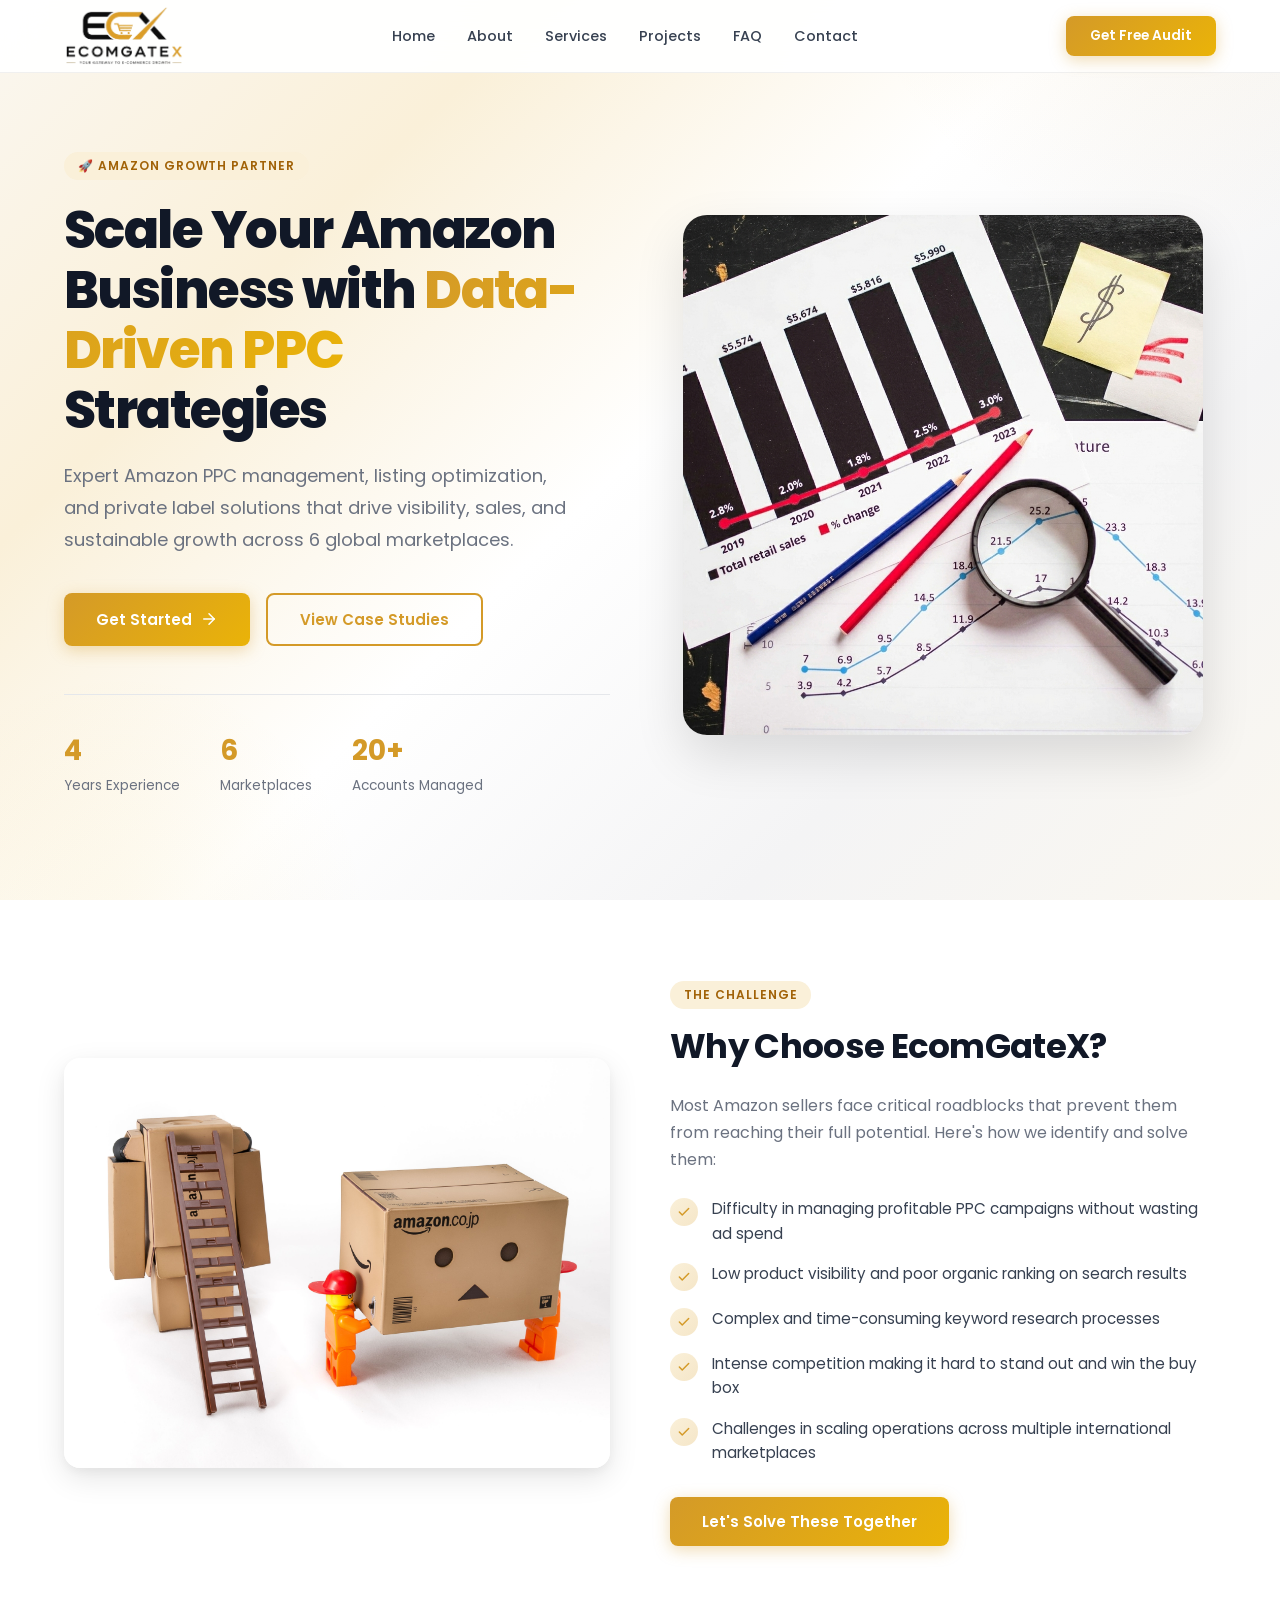
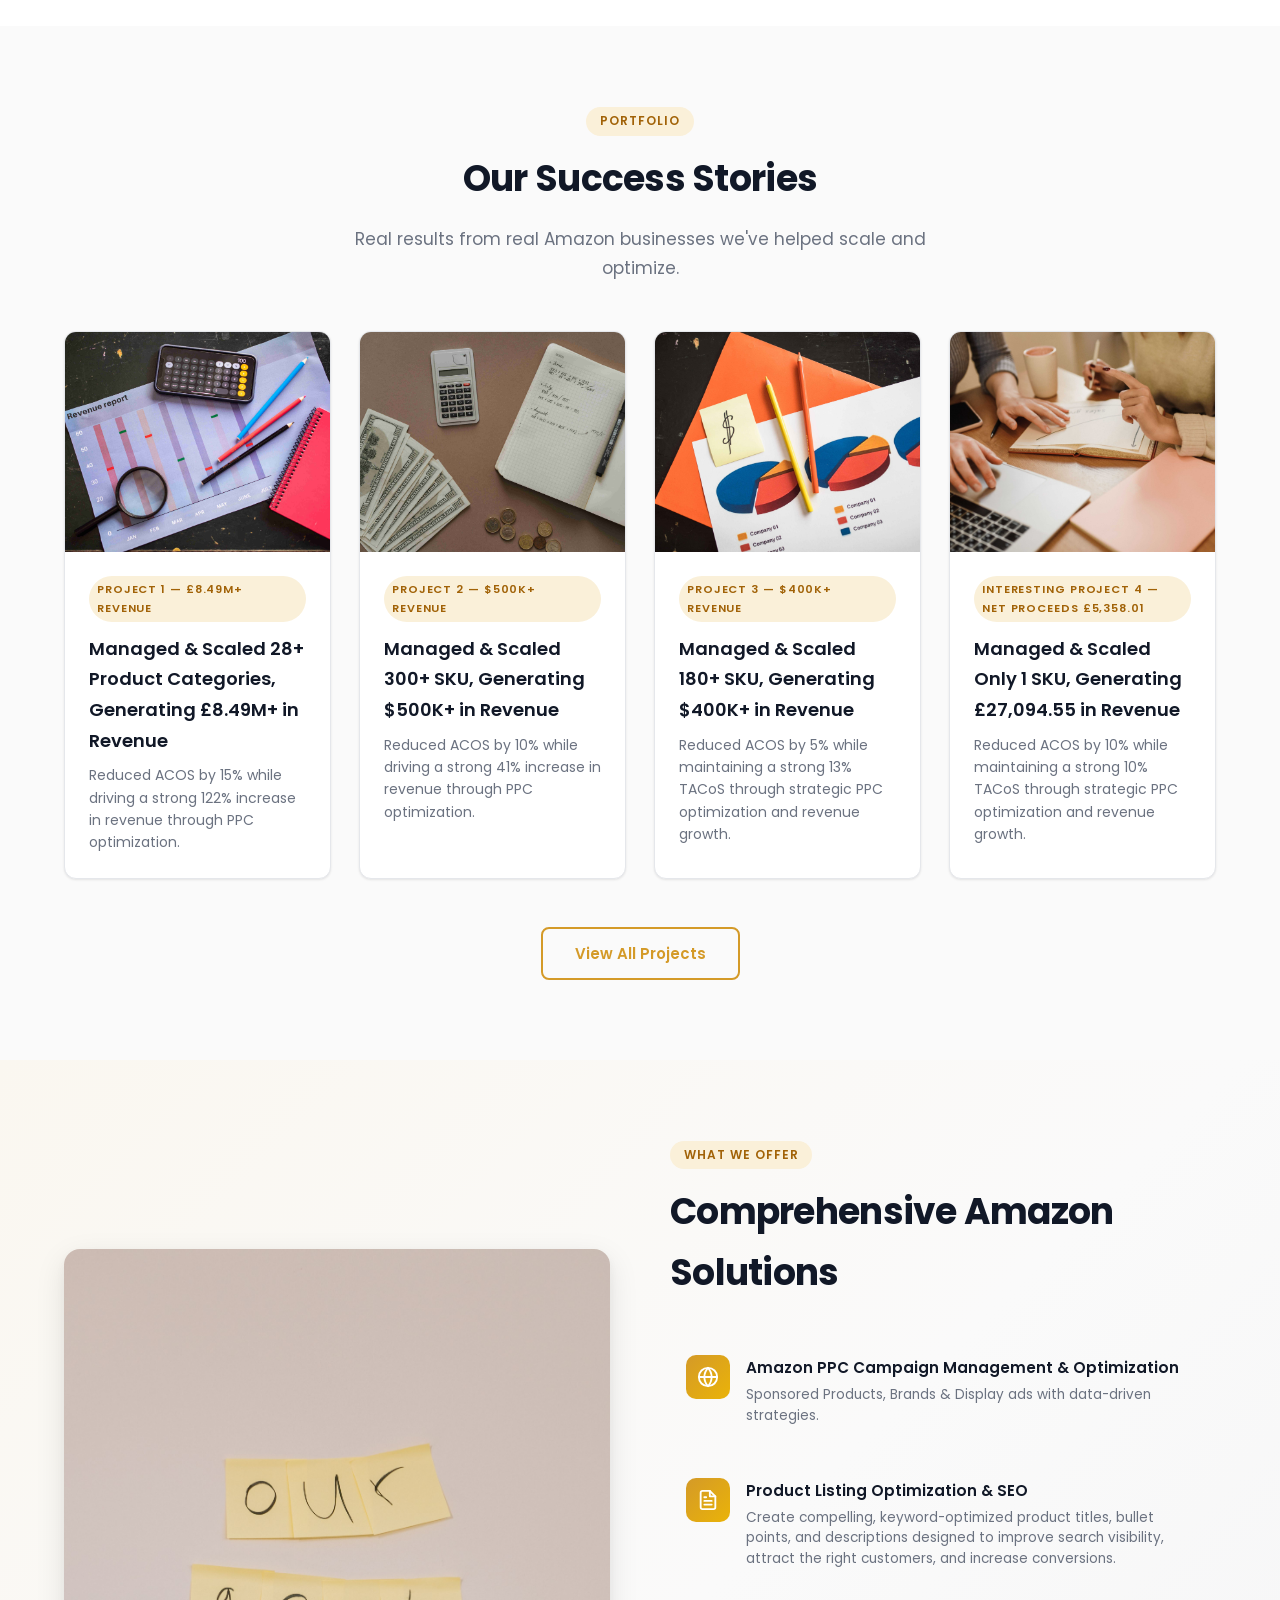
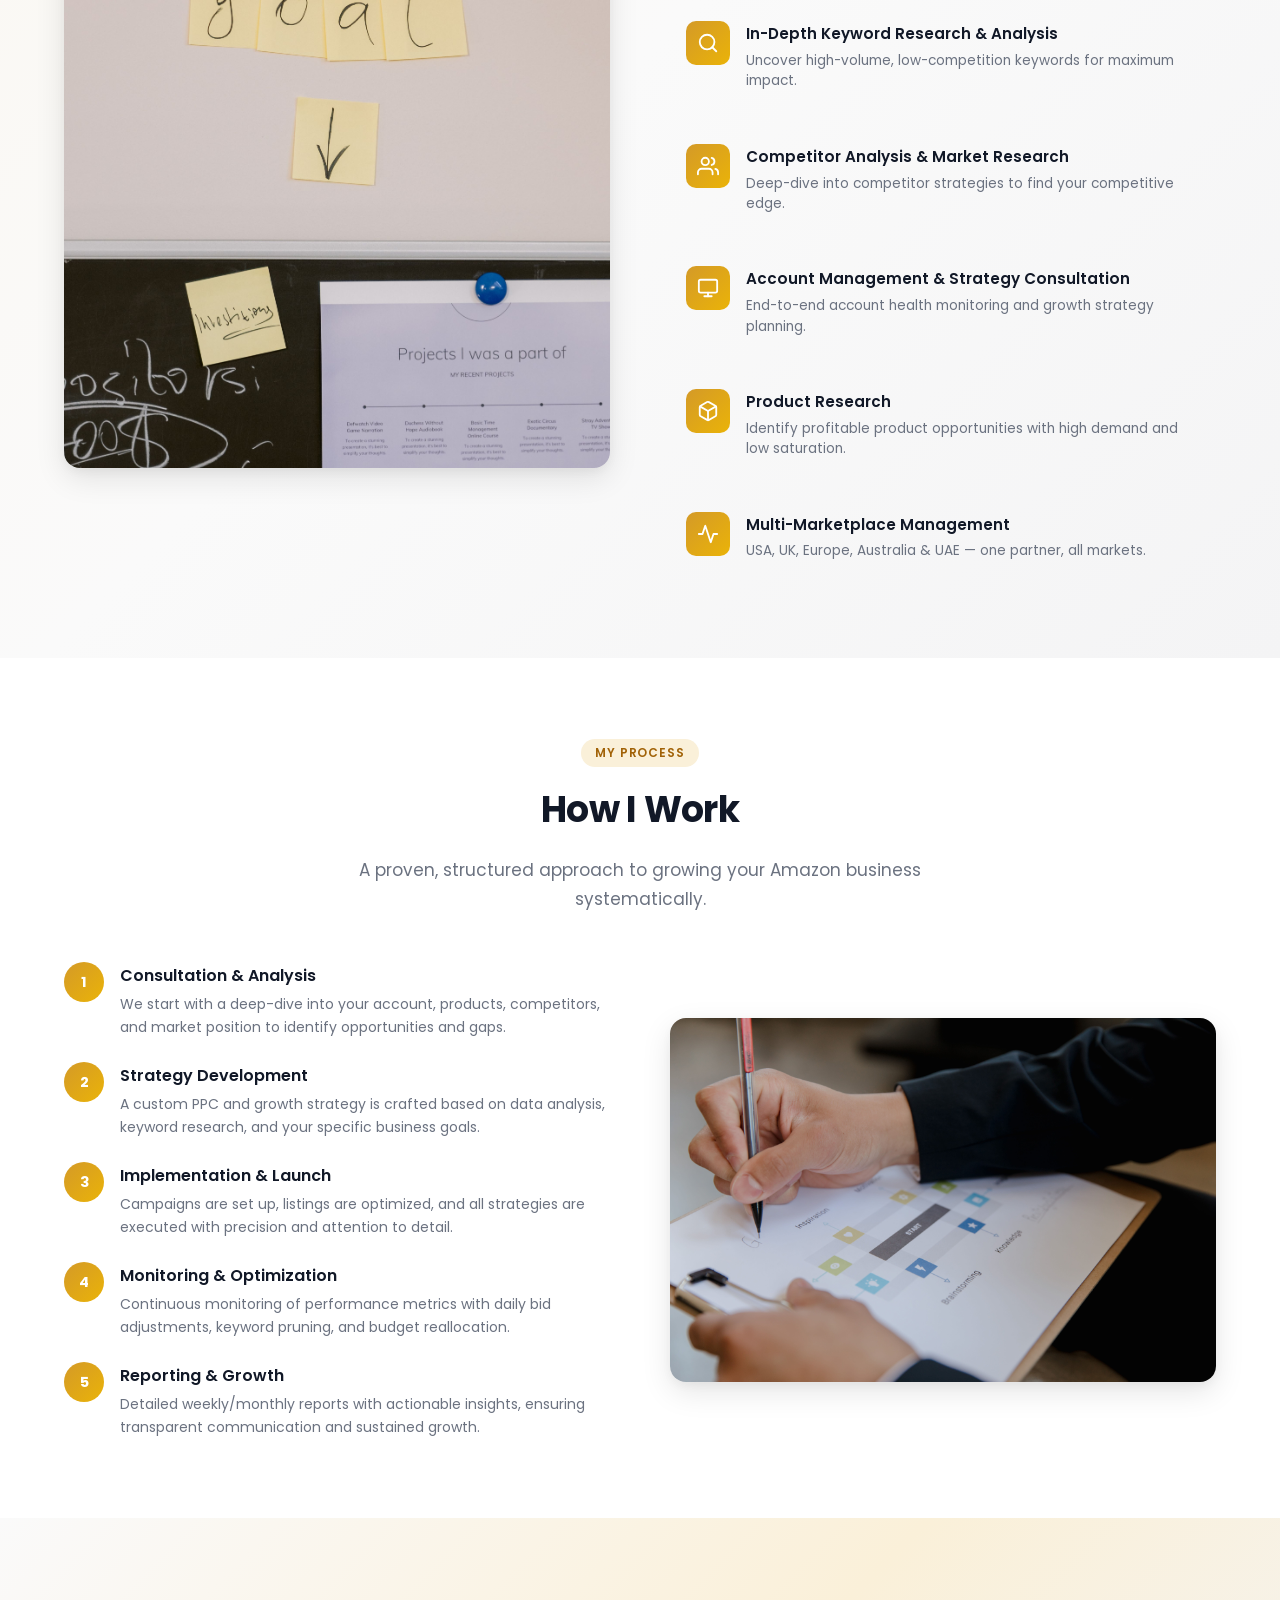
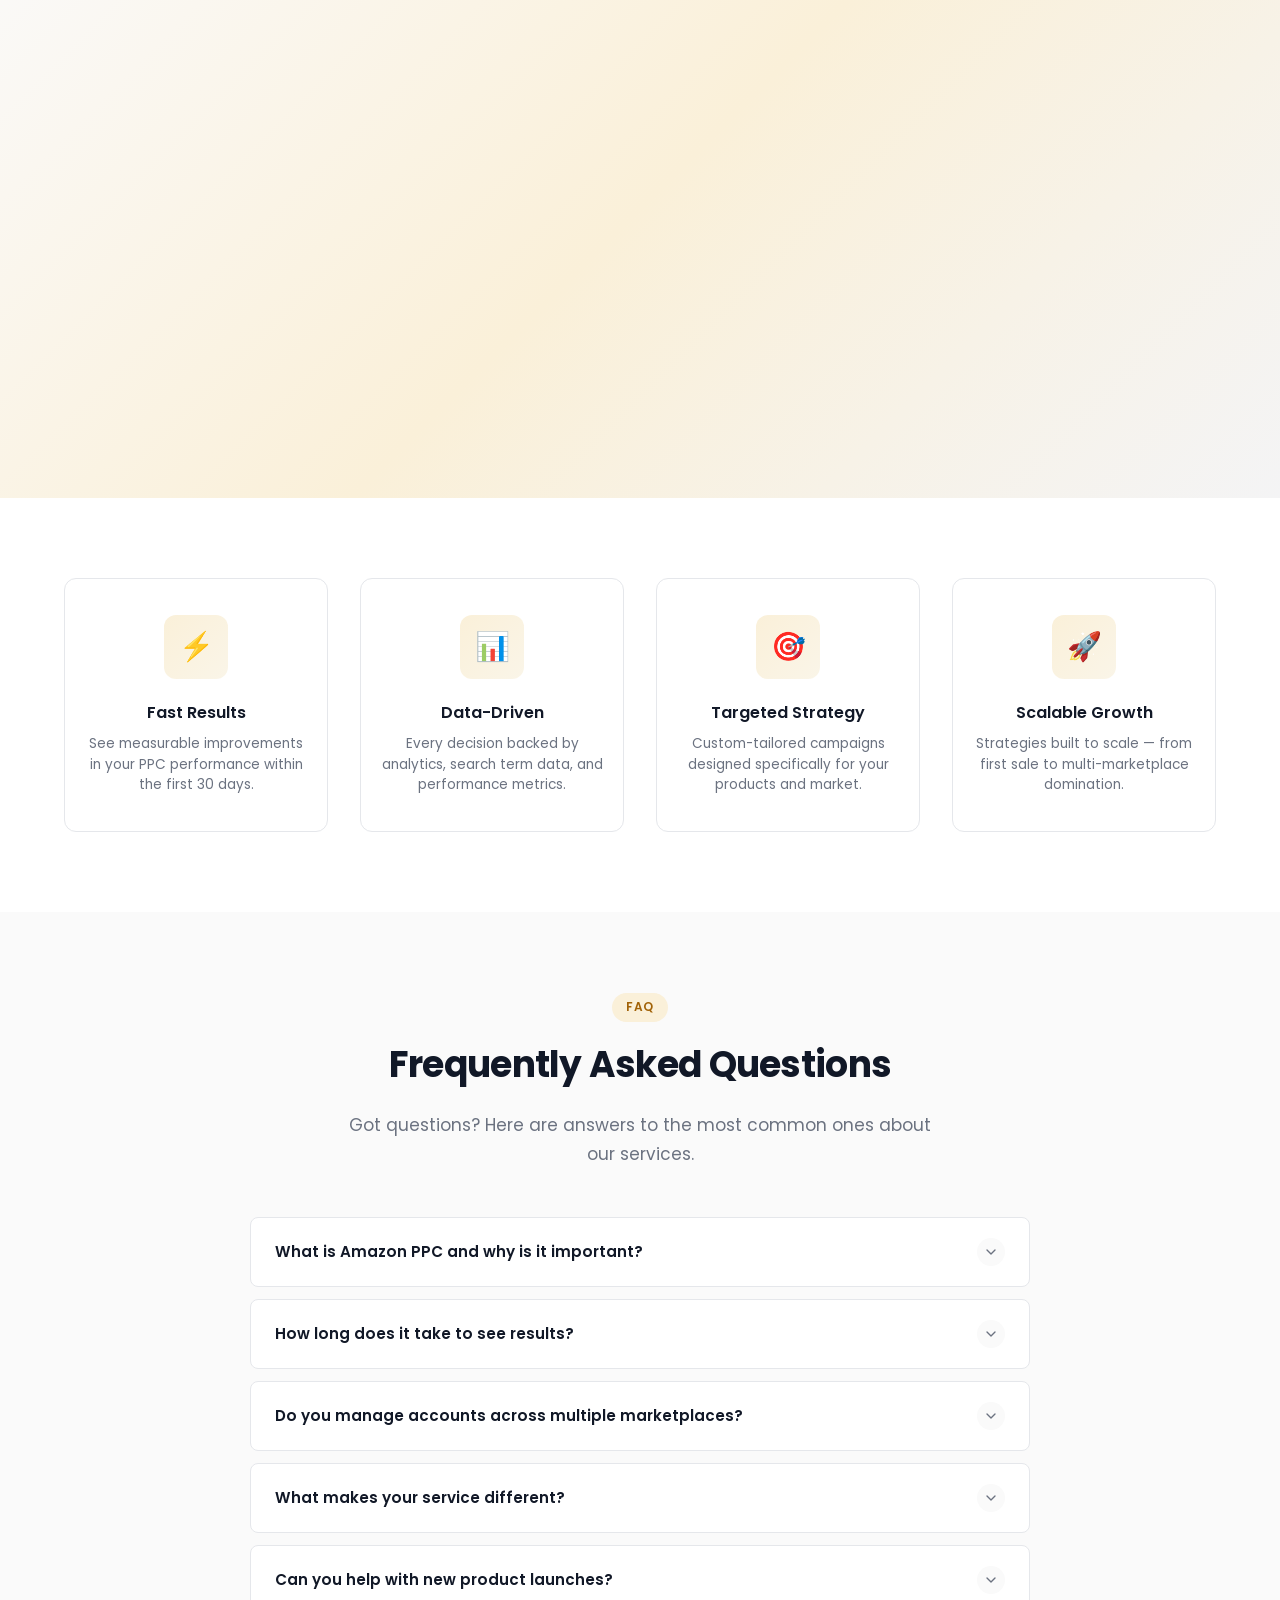
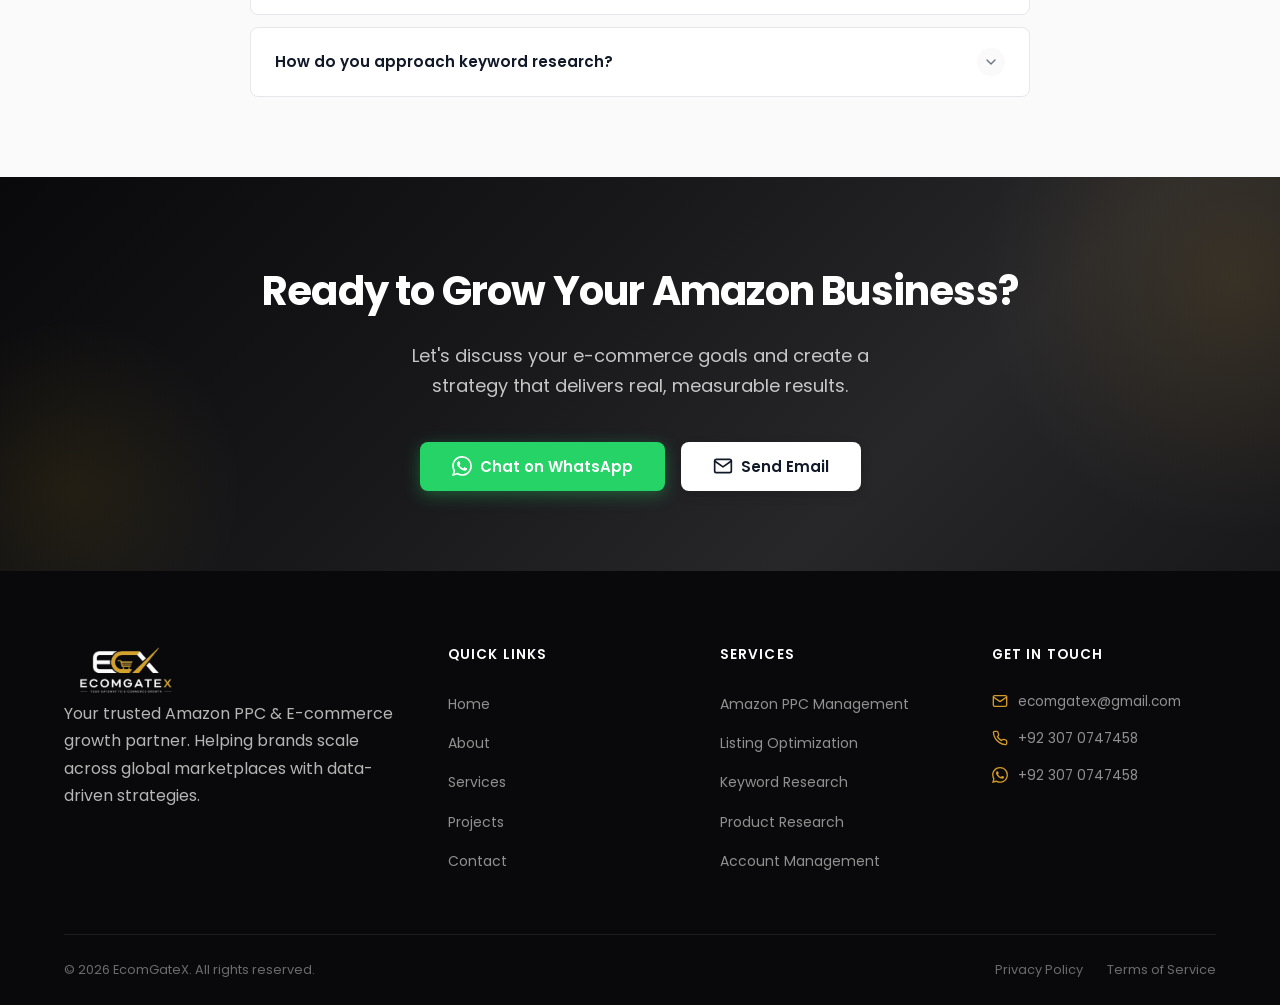
<file: index.html>
<!DOCTYPE html>
<html lang="en">
<head>
    <meta charset="UTF-8">
    <meta name="viewport" content="width=device-width, initial-scale=1.0">
     <base href="/">
    <title>EcomGateX — Amazon PPC & Private Label Specialist | Tayyab Anwar</title>
    <link rel="icon" type="image/x-icon" href="imgs/favicon-img.png" >
    <meta name="description" content="EcomGateX by Tayyab Anwar — Expert Amazon PPC management, listing optimization, keyword research & private label services across USA, UK, DE, NL, AU & UAE.">
    
    <!-- Google Fonts: Poppins -->
    <link rel="preconnect" href="https://fonts.googleapis.com">
    <link rel="preconnect" href="https://fonts.gstatic.com" crossorigin>
    <link href="https://fonts.googleapis.com/css2?family=Poppins:wght@300;400;500;600;700;800&display=swap" rel="stylesheet">
    
    <link rel="stylesheet" href="style12.css">
    <link rel="stylesheet" href="style2.css">
</head>
<body>

<!-- Dynamic Header Placeholder -->
    <div id="global-header"></div>

    <!-- ========================================
         2. HERO / BANNER SECTION
    ======================================== -->
    <section class="hero" id="hero">
        <div class="container hero-inner">
            <div class="hero-content">
                <span class="badge">🚀 Amazon Growth Partner</span>
                <h1>Scale Your Amazon Business with <span class="highlight">Data-Driven PPC</span> Strategies</h1>
                <p>Expert Amazon PPC management, listing optimization, and private label solutions that drive visibility, sales, and sustainable growth across 6 global marketplaces.</p>
                <div class="hero-buttons">
                    <a href="#contact" class="btn btn-primary">
                        Get Started
                        <svg xmlns="http://www.w3.org/2000/svg" width="18" height="18" viewBox="0 0 24 24" fill="none" stroke="currentColor" stroke-width="2" stroke-linecap="round" stroke-linejoin="round"><line x1="5" y1="12" x2="19" y2="12"></line><polyline points="12 5 19 12 12 19"></polyline></svg>
                    </a>
                    <a href="#work" class="btn btn-outline">View Case Studies</a>
                </div>
                <div class="hero-stats">
                    <div class="hero-stat">
                        <h3>4</h3>
                        <p>Years Experience</p>
                    </div>
                    <div class="hero-stat">
                        <h3>6</h3>
                        <p>Marketplaces</p>
                    </div>
                    <div class="hero-stat">
                        <h3>20+</h3>
                        <p>Accounts Managed</p>
                    </div>
                </div>
            </div>
            <div class="hero-image">
                <img src="/imgs/main-bannaer-image.png" alt="Amazon PPC Dashboard showing campaign performance metrics">
  
            </div>
        </div>
    </section>


    <!-- ========================================
         3. PROBLEM-SOLVING SECTION
    ======================================== -->
    <section class="problem-section section-padding" id="about">
    <div class="container">
        <div class="problem-grid fade-in">
            <div class="problem-image">
                <img src="/imgs/19693226.jpg" alt="Amazon seller challenges and pain points illustration">
            </div>
            <div class="problem-content">
                <span class="badge">The Challenge</span>
                <h2>Why Choose EcomGateX?</h2>
                <p style="color: var(--text-muted); margin-bottom: 24px; line-height: 1.7;">Most Amazon sellers face critical roadblocks that prevent them from reaching their full potential. Here's how we identify and solve them:</p>
                <ul class="problem-list">
                    <li>
                        <span class="icon-wrap">
                            <svg xmlns="http://www.w3.org/2000/svg" viewBox="0 0 24 24" fill="none" stroke="currentColor" stroke-width="2.5" stroke-linecap="round" stroke-linejoin="round"><polyline points="20 6 9 17 4 12"></polyline></svg>
                        </span>
                        <span>Difficulty in managing profitable PPC campaigns without wasting ad spend</span>
                    </li>
                    <li>
                        <span class="icon-wrap">
                            <svg xmlns="http://www.w3.org/2000/svg" viewBox="0 0 24 24" fill="none" stroke="currentColor" stroke-width="2.5" stroke-linecap="round" stroke-linejoin="round"><polyline points="20 6 9 17 4 12"></polyline></svg>
                        </span>
                        <span>Low product visibility and poor organic ranking on search results</span>
                    </li>
                    <li>
                        <span class="icon-wrap">
                            <svg xmlns="http://www.w3.org/2000/svg" viewBox="0 0 24 24" fill="none" stroke="currentColor" stroke-width="2.5" stroke-linecap="round" stroke-linejoin="round"><polyline points="20 6 9 17 4 12"></polyline></svg>
                        </span>
                        <span>Complex and time-consuming keyword research processes</span>
                    </li>
                    <li>
                        <span class="icon-wrap">
                            <svg xmlns="http://www.w3.org/2000/svg" viewBox="0 0 24 24" fill="none" stroke="currentColor" stroke-width="2.5" stroke-linecap="round" stroke-linejoin="round"><polyline points="20 6 9 17 4 12"></polyline></svg>
                        </span>
                        <span>Intense competition making it hard to stand out and win the buy box</span>
                    </li>
                    <li>
                        <span class="icon-wrap">
                            <svg xmlns="http://www.w3.org/2000/svg" viewBox="0 0 24 24" fill="none" stroke="currentColor" stroke-width="2.5" stroke-linecap="round" stroke-linejoin="round"><polyline points="20 6 9 17 4 12"></polyline></svg>
                        </span>
                        <span>Challenges in scaling operations across multiple international marketplaces</span>
                    </li>
                </ul>
                <a href="#contact" class="btn btn-primary">Let's Solve These Together</a>
            </div>
        </div>
    </div>
    </section>


    <!-- ========================================
         4. PROJECTS SECTION
    ======================================== -->
    <section class="work-section section-padding" id="work">
        <div class="container">
            <div class="section-heading fade-in">
                <span class="badge">Portfolio</span>
                <h2>Our Success Stories</h2>
                <p>Real results from real Amazon businesses we've helped scale and optimize.</p>
            </div>
            <div class="projects-grid fade-in">
                <!-- Project Card 1 -->
                <a href="pro1.html" class="project-card">
                    <img src="/imgs/pexels-rdne-7947746.jpg" alt="Amazon PPC optimization case study showing increased sales">
                    <div class="project-card-body">
                        <span class="project-tag">Project 1 — £8.49M+ Revenue</span>
                        <h3>Managed & Scaled 28+ Product Categories, Generating £8.49M+ in Revenue</h3>
                        <p>Reduced ACOS by 15% while driving a strong 122% increase in revenue through PPC optimization.</p>
                    </div>
                </a>
                <!-- Project Card 2 -->
                <a href="pro2.html" class="project-card">
                    <img src="/imgs/pexels-olia-danilevich-5466800.jpg" alt="Listing optimization project improving organic rankings">
                    <div class="project-card-body">
                        <span class="project-tag">Project 2 — $500K+ Revenue</span>
                        <h3>Managed & Scaled 300+ SKU, Generating $500K+ in Revenue</h3>
                        <p>Reduced ACOS by 10% while driving a strong 41% increase in revenue through PPC optimization.</p>
                    </div>
                </a>
                <!-- Project Card 3 -->
                <a href="pro3.html" class="project-card">
                    <img src="/imgs/pexels-rdne-7948104.jpg" alt="Multi-marketplace expansion project across Europe">
                    <div class="project-card-body">
                        <span class="project-tag">Project 3 — $400K+ Revenue</span>
                        <h3>Managed & Scaled 180+ SKU, Generating $400K+ in Revenue</h3>
                        <p>Reduced ACOS by 5% while maintaining a strong 13% TACoS through strategic PPC optimization and revenue growth.</p>
                    </div>
                </a>
                <!-- Project Card 4 -->
                <a href="pro4.html" class="project-card">
                    <img src="/imgs/pexels-arina-krasnikova-6016352 (1).jpg" alt="Multi-marketplace expansion project across Europe">
                    <div class="project-card-body">
                        <span class="project-tag">Interesting Project 4  — Net proceeds £5,358.01</span>
                        <h3>Managed & Scaled Only 1 SKU, Generating £27,094.55 in Revenue</h3>
                        <p>Reduced ACOS by 10% while maintaining a strong 10% TACoS through strategic PPC optimization and revenue growth.</p>
                    </div>
                </a>
            </div>
            <div class="work-cta fade-in">
                <a href="portfoliopage.html" class="btn btn-outline">View All Projects</a>
            </div>
        </div>
    </section>


    <!-- ========================================
         5. OUR SERVICES SECTION
    ======================================== -->
    <section class="services-section section-padding" id="services">
        <div class="container">
            <div class="services-grid fade-in">
                <div class="services-image">
                    <img src="/imgs/888256913222.jpg" alt="EcomGateX Amazon services overview">
                </div>
                <div class="services-content">
                    <div class="section-heading" style="text-align: left; margin-bottom: 36px;">
                        <span class="badge">What We Offer</span>
                        <h2>Comprehensive Amazon Solutions</h2>
                    </div>
                    <div class="services-list">
                        <!-- Service 1 -->
                        <div class="service-item">
                            <div class="service-icon">
                                <svg xmlns="http://www.w3.org/2000/svg" viewBox="0 0 24 24" fill="none" stroke="currentColor" stroke-width="2" stroke-linecap="round" stroke-linejoin="round"><circle cx="12" cy="12" r="10"></circle><line x1="2" y1="12" x2="22" y2="12"></line><path d="M12 2a15.3 15.3 0 0 1 4 10 15.3 15.3 0 0 1-4 10 15.3 15.3 0 0 1-4-10 15.3 15.3 0 0 1 4-10z"></path></svg>
                            </div>
                            <div class="service-text">
                                <h4>Amazon PPC Campaign Management & Optimization</h4>
                                <p>Sponsored Products, Brands & Display ads with data-driven strategies.</p>
                            </div>
                        </div>
                        <!-- Service 2 -->
                        <div class="service-item">
                            <div class="service-icon">
                                <svg xmlns="http://www.w3.org/2000/svg" viewBox="0 0 24 24" fill="none" stroke="currentColor" stroke-width="2" stroke-linecap="round" stroke-linejoin="round"><path d="M14 2H6a2 2 0 0 0-2 2v16a2 2 0 0 0 2 2h12a2 2 0 0 0 2-2V8z"></path><polyline points="14 2 14 8 20 8"></polyline><line x1="16" y1="13" x2="8" y2="13"></line><line x1="16" y1="17" x2="8" y2="17"></line><polyline points="10 9 9 9 8 9"></polyline></svg>
                            </div>
                            <div class="service-text">
                                <h4>Product Listing Optimization & SEO</h4>
                                <p>Create compelling, keyword-optimized product titles, bullet points, and descriptions designed to improve search visibility, attract the right customers, and increase conversions.</p>
                            </div>
                        </div>
                        <!-- Service 3 -->
                        <div class="service-item">
                            <div class="service-icon">
                                <svg xmlns="http://www.w3.org/2000/svg" viewBox="0 0 24 24" fill="none" stroke="currentColor" stroke-width="2" stroke-linecap="round" stroke-linejoin="round"><circle cx="11" cy="11" r="8"></circle><line x1="21" y1="21" x2="16.65" y2="16.65"></line></svg>
                            </div>
                            <div class="service-text">
                                <h4>In-Depth Keyword Research & Analysis</h4>
                                <p>Uncover high-volume, low-competition keywords for maximum impact.</p>
                            </div>
                        </div>
                        <!-- Service 4 -->
                        <div class="service-item">
                            <div class="service-icon">
                                <svg xmlns="http://www.w3.org/2000/svg" viewBox="0 0 24 24" fill="none" stroke="currentColor" stroke-width="2" stroke-linecap="round" stroke-linejoin="round"><path d="M17 21v-2a4 4 0 0 0-4-4H5a4 4 0 0 0-4 4v2"></path><circle cx="9" cy="7" r="4"></circle><path d="M23 21v-2a4 4 0 0 0-3-3.87"></path><path d="M16 3.13a4 4 0 0 1 0 7.75"></path></svg>
                            </div>
                            <div class="service-text">
                                <h4>Competitor Analysis & Market Research</h4>
                                <p>Deep-dive into competitor strategies to find your competitive edge.</p>
                            </div>
                        </div>
                        <!-- Service 5 -->
                        <div class="service-item">
                            <div class="service-icon">
                                <svg xmlns="http://www.w3.org/2000/svg" viewBox="0 0 24 24" fill="none" stroke="currentColor" stroke-width="2" stroke-linecap="round" stroke-linejoin="round"><rect x="2" y="3" width="20" height="14" rx="2" ry="2"></rect><line x1="8" y1="21" x2="16" y2="21"></line><line x1="12" y1="17" x2="12" y2="21"></line></svg>
                            </div>
                            <div class="service-text">
                                <h4>Account Management & Strategy Consultation</h4>
                                <p>End-to-end account health monitoring and growth strategy planning.</p>
                            </div>
                        </div>
                        <!-- Service 6 -->
                        <div class="service-item">
                            <div class="service-icon">
                                <svg xmlns="http://www.w3.org/2000/svg" viewBox="0 0 24 24" fill="none" stroke="currentColor" stroke-width="2" stroke-linecap="round" stroke-linejoin="round"><path d="M21 16V8a2 2 0 0 0-1-1.73l-7-4a2 2 0 0 0-2 0l-7 4A2 2 0 0 0 3 8v8a2 2 0 0 0 1 1.73l7 4a2 2 0 0 0 2 0l7-4A2 2 0 0 0 21 16z"></path><polyline points="3.27 6.96 12 12.01 20.73 6.96"></polyline><line x1="12" y1="22.08" x2="12" y2="12"></line></svg>
                            </div>
                            <div class="service-text">
                                <h4>Product Research</h4>
                                <p>Identify profitable product opportunities with high demand and low saturation.</p>
                            </div>
                        </div>
                        <!-- Service 7 -->
                        <div class="service-item">
                            <div class="service-icon">
                                <svg xmlns="http://www.w3.org/2000/svg" viewBox="0 0 24 24" fill="none" stroke="currentColor" stroke-width="2" stroke-linecap="round" stroke-linejoin="round"><polyline points="22 12 18 12 15 21 9 3 6 12 2 12"></polyline></svg>
                            </div>
                            <div class="service-text">
                                <h4>Multi-Marketplace Management</h4>
                                <p>USA, UK, Europe, Australia & UAE — one partner, all markets.</p>
                            </div>
                        </div>
                    </div>
                </div>
            </div>
        </div>
    </section>


    <!-- ========================================
         6. HOW I WORK SECTION
    ======================================== -->
    <section class="process-section section-padding" id="process">
        <div class="container">
            <div class="section-heading fade-in">
                <span class="badge">My Process</span>
                <h2>How I Work</h2>
                <p>A proven, structured approach to growing your Amazon business systematically.</p>
            </div>
            <div class="process-grid fade-in">
                <div class="process-text">
                    <div class="process-steps">
                        <div class="process-step">
                            <div class="step-number">1</div>
                            <div class="step-content">
                                <h4>Consultation & Analysis</h4>
                                <p>We start with a deep-dive into your account, products, competitors, and market position to identify opportunities and gaps.</p>
                            </div>
                        </div>
                        <div class="process-step">
                            <div class="step-number">2</div>
                            <div class="step-content">
                                <h4>Strategy Development</h4>
                                <p>A custom PPC and growth strategy is crafted based on data analysis, keyword research, and your specific business goals.</p>
                            </div>
                        </div>
                        <div class="process-step">
                            <div class="step-number">3</div>
                            <div class="step-content">
                                <h4>Implementation & Launch</h4>
                                <p>Campaigns are set up, listings are optimized, and all strategies are executed with precision and attention to detail.</p>
                            </div>
                        </div>
                        <div class="process-step">
                            <div class="step-number">4</div>
                            <div class="step-content">
                                <h4>Monitoring & Optimization</h4>
                                <p>Continuous monitoring of performance metrics with daily bid adjustments, keyword pruning, and budget reallocation.</p>
                            </div>
                        </div>
                        <div class="process-step">
                            <div class="step-number">5</div>
                            <div class="step-content">
                                <h4>Reporting & Growth</h4>
                                <p>Detailed weekly/monthly reports with actionable insights, ensuring transparent communication and sustained growth.</p>
                            </div>
                        </div>
                    </div>
                </div>
                <div class="process-image">
                    <img src="/imgs/85569034765.jpg" alt="Step-by-step Amazon PPC process workflow">
                </div>
            </div>
        </div>
    </section>


    <!-- ========================================
         7. MEET OUR CEO SECTION
    ======================================== -->
    <section class="ceo-section section-padding" id="ceo">
        <div class="container">
            <div class="ceo-grid fade-in">
                <div class="ceo-photo">
                    <img src="imgs/ceo-img.jpeg" alt="Tayyab Anwar - Amazon PPC and Private Label Specialist">
                </div>
                <div class="ceo-content">
                    <span class="badge">Meet The Expert</span>
                    <h2>Tayyab Anwar</h2>
                    <p class="ceo-title">Amazon PPC & Private Label Specialist</p>
                    <p class="ceo-bio">
                        With over 4 years of experience in Amazon Private Label | Managed 20+ projects & accounts A-Z across USA, UK, Europe, Australia & UAE | Generated $8.49M+ in revenue | Specialized in brand scaling, organic ranking & PPC optimization | Focused on reducing TACoS, eliminating unnecessary ad spend & driving sustainable, profitable growth through data-driven strategies.
                    </p>
                    
                </div>
            </div>
        </div>
    </section>
  

    <!-- ========================================
         9. ICONS WITH TEXT SECTION
    ======================================== -->
    <section class="icons-section section-padding" id="features">
        <div class="container">
            <div class="icons-grid fade-in">
                <!-- Icon Block 1 -->
                <div class="icon-block">
                    <div class="icon-img">
                        <!-- Replace the emoji below with: <img src="[ICON_URL_1]" alt="Fast Results icon"> -->
                        <span>⚡</span>
                    </div>
                    <h4>Fast Results</h4>
                    <p>See measurable improvements in your PPC performance within the first 30 days.</p>
                </div>
                <!-- Icon Block 2 -->
                <div class="icon-block">
                    <div class="icon-img">
                        <!-- Replace the emoji below with: <img src="[ICON_URL_2]" alt="Data-Driven icon"> -->
                        <span>📊</span>
                    </div>
                    <h4>Data-Driven</h4>
                    <p>Every decision backed by analytics, search term data, and performance metrics.</p>
                </div>
                <!-- Icon Block 3 -->
                <div class="icon-block">
                    <div class="icon-img">
                        <!-- Replace the emoji below with: <img src="[ICON_URL_3]" alt="Targeted Strategy icon"> -->
                        <span>🎯</span>
                    </div>
                    <h4>Targeted Strategy</h4>
                    <p>Custom-tailored campaigns designed specifically for your products and market.</p>
                </div>
                <!-- Icon Block 4 -->
                <div class="icon-block">
                    <div class="icon-img">
                        <!-- Replace the emoji below with: <img src="[ICON_URL_4]" alt="Scalable Growth icon"> -->
                        <span>🚀</span>
                    </div>
                    <h4>Scalable Growth</h4>
                    <p>Strategies built to scale — from first sale to multi-marketplace domination.</p>
                </div>
            </div>
        </div>
    </section>


    <!-- ========================================
         10. FAQs SECTION
    ======================================== -->
    <section class="faq-section section-padding" id="faq">
        <div class="container">
            <div class="section-heading fade-in">
                <span class="badge">FAQ</span>
                <h2>Frequently Asked Questions</h2>
                <p>Got questions? Here are answers to the most common ones about our services.</p>
            </div>
            <div class="faq-list fade-in">
                <!-- FAQ 1 -->
                <div class="faq-item">
                    <button class="faq-question" aria-expanded="false">
                        <span>What is Amazon PPC and why is it important?</span>
                        <span class="faq-icon">
                            <svg xmlns="http://www.w3.org/2000/svg" viewBox="0 0 24 24" fill="none" stroke="currentColor" stroke-width="2" stroke-linecap="round" stroke-linejoin="round"><polyline points="6 9 12 15 18 9"></polyline></svg>
                        </span>
                    </button>
                    <div class="faq-answer">
                        <div class="faq-answer-inner">
                            Amazon PPC (Pay-Per-Click) is an advertising model where sellers bid on keywords to display their products at the top of search results. It's critical because it drives immediate visibility, accelerates organic ranking through sales velocity, and is one of the most controllable levers for growing your Amazon business.
                        </div>
                    </div>
                </div>
                <!-- FAQ 2 -->
                <div class="faq-item">
                    <button class="faq-question" aria-expanded="false">
                        <span>How long does it take to see results?</span>
                        <span class="faq-icon">
                            <svg xmlns="http://www.w3.org/2000/svg" viewBox="0 0 24 24" fill="none" stroke="currentColor" stroke-width="2" stroke-linecap="round" stroke-linejoin="round"><polyline points="6 9 12 15 18 9"></polyline></svg>
                        </span>
                    </button>
                    <div class="faq-answer">
                        <div class="faq-answer-inner">
                            Most clients begin seeing improvements in ACoS and conversion rates within the first 2-4 weeks. Significant revenue growth and organic ranking improvements typically become visible within 60-90 days, depending on the competitive landscape and product category.
                        </div>
                    </div>
                </div>
                <!-- FAQ 3 -->
                <div class="faq-item">
                    <button class="faq-question" aria-expanded="false">
                        <span>Do you manage accounts across multiple marketplaces?</span>
                        <span class="faq-icon">
                            <svg xmlns="http://www.w3.org/2000/svg" viewBox="0 0 24 24" fill="none" stroke="currentColor" stroke-width="2" stroke-linecap="round" stroke-linejoin="round"><polyline points="6 9 12 15 18 9"></polyline></svg>
                        </span>
                    </button>
                    <div class="faq-answer">
                        <div class="faq-answer-inner">
                            Yes, we manage Amazon accounts across 6 major marketplaces: USA, UK, Germany, Netherlands, Australia, and UAE. Each marketplace has unique search behavior and competition dynamics, and we localize our strategies accordingly for maximum impact.
                        </div>
                    </div>
                </div>
                <!-- FAQ 4 -->
                <div class="faq-item">
                    <button class="faq-question" aria-expanded="false">
                        <span>What makes your service different?</span>
                        <span class="faq-icon">
                            <svg xmlns="http://www.w3.org/2000/svg" viewBox="0 0 24 24" fill="none" stroke="currentColor" stroke-width="2" stroke-linecap="round" stroke-linejoin="round"><polyline points="6 9 12 15 18 9"></polyline></svg>
                        </span>
                    </button>
                    <div class="faq-answer">
                        <div class="faq-answer-inner">
                            My engineering background brings a highly analytical and systematic approach to PPC management. I don't just set and forget — I continuously optimize based on real data, provide transparent reporting, and treat your business as if it were my own. Every strategy is custom-built, never cookie-cutter.
                        </div>
                    </div>
                </div>
                <!-- FAQ 5 -->
                <div class="faq-item">
                    <button class="faq-question" aria-expanded="false">
                        <span>Can you help with new product launches?</span>
                        <span class="faq-icon">
                            <svg xmlns="http://www.w3.org/2000/svg" viewBox="0 0 24 24" fill="none" stroke="currentColor" stroke-width="2" stroke-linecap="round" stroke-linejoin="round"><polyline points="6 9 12 15 18 9"></polyline></svg>
                        </span>
                    </button>
                    <div class="faq-answer">
                        <div class="faq-answer-inner">
                            Absolutely. New product launches are one of our specialties. We create a comprehensive launch strategy including keyword targeting, PPC campaign structure, listing optimization, and a phased budget allocation plan designed to generate initial sales velocity and accelerate organic ranking.
                        </div>
                    </div>
                </div>
                <!-- FAQ 6 -->
                <div class="faq-item">
                    <button class="faq-question" aria-expanded="false">
                        <span>How do you approach keyword research?</span>
                        <span class="faq-icon">
                            <svg xmlns="http://www.w3.org/2000/svg" viewBox="0 0 24 24" fill="none" stroke="currentColor" stroke-width="2" stroke-linecap="round" stroke-linejoin="round"><polyline points="6 9 12 15 18 9"></polyline></svg>
                        </span>
                    </button>
                    <div class="faq-answer">
                        <div class="faq-answer-inner">
                            I use a multi-layered approach combining Amazon's own search term reports, third-party tools, competitor analysis, and search volume data. Keywords are categorized by intent (informational, commercial, transactional) and mapped to specific campaign types for maximum relevance and ROI.
                        </div>
                    </div>
                </div>
            </div>
        </div>
    </section>


    <!-- ========================================
         11. LET'S TALK / CONTACT CTA SECTION
    ======================================== -->
    <section class="cta-section" id="contact">
        <div class="container">
            <div class="cta-inner fade-in">
                <h2>Ready to Grow Your Amazon Business?</h2>
                <p>Let's discuss your e-commerce goals and create a strategy that delivers real, measurable results.</p>
                <div class="cta-buttons">
                    <!-- WhatsApp Button — Replace [PHONE_NUMBER] with actual number (with country code, no + or spaces) -->
                    <a href="https://wa.me/923070747458" class="btn btn-whatsapp" target="_blank" rel="noopener noreferrer">
                        <!-- WhatsApp Icon -->
                        <svg xmlns="http://www.w3.org/2000/svg" viewBox="0 0 24 24" fill="currentColor"><path d="M17.472 14.382c-.297-.149-1.758-.867-2.03-.967-.273-.099-.471-.148-.67.15-.197.297-.767.966-.94 1.164-.173.199-.347.223-.644.075-.297-.15-1.255-.463-2.39-1.475-.883-.788-1.48-1.761-1.653-2.059-.173-.297-.018-.458.13-.606.134-.133.298-.347.446-.52.149-.174.198-.298.298-.497.099-.198.05-.371-.025-.52-.075-.149-.669-1.612-.916-2.207-.242-.579-.487-.5-.669-.51-.173-.008-.371-.01-.57-.01-.198 0-.52.074-.792.372-.272.297-1.04 1.016-1.04 2.479 0 1.462 1.065 2.875 1.213 3.074.149.198 2.096 3.2 5.077 4.487.709.306 1.262.489 1.694.625.712.227 1.36.195 1.871.118.571-.085 1.758-.719 2.006-1.413.248-.694.248-1.289.173-1.413-.074-.124-.272-.198-.57-.347m-5.421 7.403h-.004a9.87 9.87 0 01-5.031-1.378l-.361-.214-3.741.982.998-3.648-.235-.374a9.86 9.86 0 01-1.51-5.26c.001-5.45 4.436-9.884 9.888-9.884 2.64 0 5.122 1.03 6.988 2.898a9.825 9.825 0 012.893 6.994c-.003 5.45-4.437 9.884-9.885 9.884m8.413-18.297A11.815 11.815 0 0012.05 0C5.495 0 .16 5.335.157 11.892c0 2.096.547 4.142 1.588 5.945L.057 24l6.305-1.654a11.882 11.882 0 005.683 1.448h.005c6.554 0 11.89-5.335 11.893-11.893a11.821 11.821 0 00-3.48-8.413z"/></svg>
                        Chat on WhatsApp
                    </a>
                    <a href="mailto:ecomgatex@gmail.com" class="btn btn-white">
                        <svg xmlns="http://www.w3.org/2000/svg" width="18" height="18" viewBox="0 0 24 24" fill="none" stroke="currentColor" stroke-width="2" stroke-linecap="round" stroke-linejoin="round"><path d="M4 4h16c1.1 0 2 .9 2 2v12c0 1.1-.9 2-2 2H4c-1.1 0-2-.9-2-2V6c0-1.1.9-2 2-2z"></path><polyline points="22,6 12,13 2,6"></polyline></svg>
                        Send Email
                    </a>
                </div>
            </div>
        </div>
    </section>


<footer class="footer">
    <div class="container">
        <div class="footer-grid">
            <!-- Column 1: Brand / Logo -->
            <div>
                <img src="whitelogo.png" alt="EcomGateX Logo" style="width: 120px; height: auto;">
                <p class="footer-brand">Your trusted Amazon PPC & E-commerce growth partner. Helping brands scale across global marketplaces with data-driven strategies.</p>
            </div>

            <!-- Column 2: Quick Links -->
            <div class="footer-col">
                <h4>Quick Links</h4>
                <ul>
                    <li><a href="index.html">Home</a></li>
                    <li><a href="index.html#about">About</a></li>
                    <li><a href="index.html#services">Services</a></li>
                    <li><a href="portfoliopage.html">Projects</a></li>
                    <li><a href="index.html#contact">Contact</a></li>
                </ul>
            </div>

            <!-- Column 3: Services -->
            <div class="footer-col">
                <h4>Services</h4>
                <ul>
                    <li><a href="index.html#services">Amazon PPC Management</a></li>
                    <li><a href="index.html#services">Listing Optimization</a></li>
                    <li><a href="index.html#services">Keyword Research</a></li>
                    <li><a href="index.html#services">Product Research</a></li>
                    <li><a href="index.html#services">Account Management</a></li>
                </ul>
            </div>

            <!-- Column 4: Contact Information -->
            <div class="footer-col">
                <h4>Get In Touch</h4>
                <div class="footer-contact-item">
                    <svg xmlns="http://www.w3.org/2000/svg" viewBox="0 0 24 24" fill="none" stroke="currentColor" stroke-width="2" stroke-linecap="round" stroke-linejoin="round">
                        <path d="M4 4h16c1.1 0 2 .9 2 2v12c0 1.1-.9 2-2 2H4c-1.1 0-2-.9-2-2V6c0-1.1.9-2 2-2z"></path>
                        <polyline points="22,6 12,13 2,6"></polyline>
                    </svg>
                    <a href="mailto:ecomgatex@gmail.com">ecomgatex@gmail.com</a>
                </div>
                <div class="footer-contact-item">
                    <svg xmlns="http://www.w3.org/2000/svg" viewBox="0 0 24 24" fill="none" stroke="currentColor" stroke-width="2" stroke-linecap="round" stroke-linejoin="round">
                        <path d="M22 16.92v3a2 2 0 0 1-2.18 2 19.79 19.79 0 0 1-8.63-3.07 19.5 19.5 0 0 1-6-6 19.79 19.79 0 0 1-3.07-8.67A2 2 0 0 1 4.11 2h3a2 2 0 0 1 2 1.72 12.84 12.84 0 0 0 .7 2.81 2 2 0 0 1-.45 2.11L8.09 9.91a16 16 0 0 0 6 6l1.27-1.27a2 2 0 0 1 2.11-.45 12.84 12.84 0 0 0 2.81.7A2 2 0 0 1 22 16.92z"></path>
                    </svg>
                    <a href="tel:+923070747458">+92 307 0747458</a>
                </div>
                <div class="footer-contact-item">
                    <svg xmlns="http://www.w3.org/2000/svg" viewBox="0 0 24 24" fill="currentColor">
                        <path d="M17.472 14.382c-.297-.149-1.758-.867-2.03-.967-.273-.099-.471-.148-.67.15-.197.297-.767.966-.94 1.164-.173.199-.347.223-.644.075-.297-.15-1.255-.463-2.39-1.475-.883-.788-1.48-1.761-1.653-2.059-.173-.297-.018-.458.13-.606.134-.133.298-.347.446-.52.149-.174.198-.298.298-.497.099-.198.05-.371-.025-.52-.075-.149-.669-1.612-.916-2.207-.242-.579-.487-.5-.669-.51-.173-.008-.371-.01-.57-.01-.198 0-.52.074-.792.372-.272.297-1.04 1.016-1.04 2.479 0 1.462 1.065 2.875 1.213 3.074.149.198 2.096 3.2 5.077 4.487.709.306 1.262.489 1.694.625.712.227 1.36.195 1.871.118.571-.085 1.758-.719 2.006-1.413.248-.694.248-1.289.173-1.413-.074-.124-.272-.198-.57-.347m-5.421 7.403h-.004a9.87 9.87 0 01-5.031-1.378l-.361-.214-3.741.982.998-3.648-.235-.374a9.86 9.86 0 01-1.51-5.26c.001-5.45 4.436-9.884 9.888-9.884 2.64 0 5.122 1.03 6.988 2.898a9.825 9.825 0 012.893 6.994c-.003 5.45-4.437 9.884-9.885 9.884m8.413-18.297A11.815 11.815 0 0012.05 0C5.495 0 .16 5.335.157 11.892c0 2.096.547 4.142 1.588 5.945L.057 24l6.305-1.654a11.882 11.882 0 005.683 1.448h.005c6.554 0 11.89-5.335 11.893-11.893a11.821 11.821 0 00-3.48-8.413z"></path>
                    </svg>
                    <a href="https://wa.me/923070747458" target="_blank" rel="noopener noreferrer">+92 307 0747458</a>
                </div>
            </div>
        </div>

        <!-- Footer Bottom -->
        <div class="footer-bottom">
            <p>&copy; 2026 EcomGateX. All rights reserved.</p>
            <div class="footer-bottom-links">
                <a href="policies.html">Privacy Policy</a>
                <a href="policies.html">Terms of Service</a>
            </div>
        </div>
    </div>
</footer>


    <!-- ========================================
         JAVASCRIPT
    ======================================== -->
    <script src="main.js"></script>

</body>
</html>
</file>
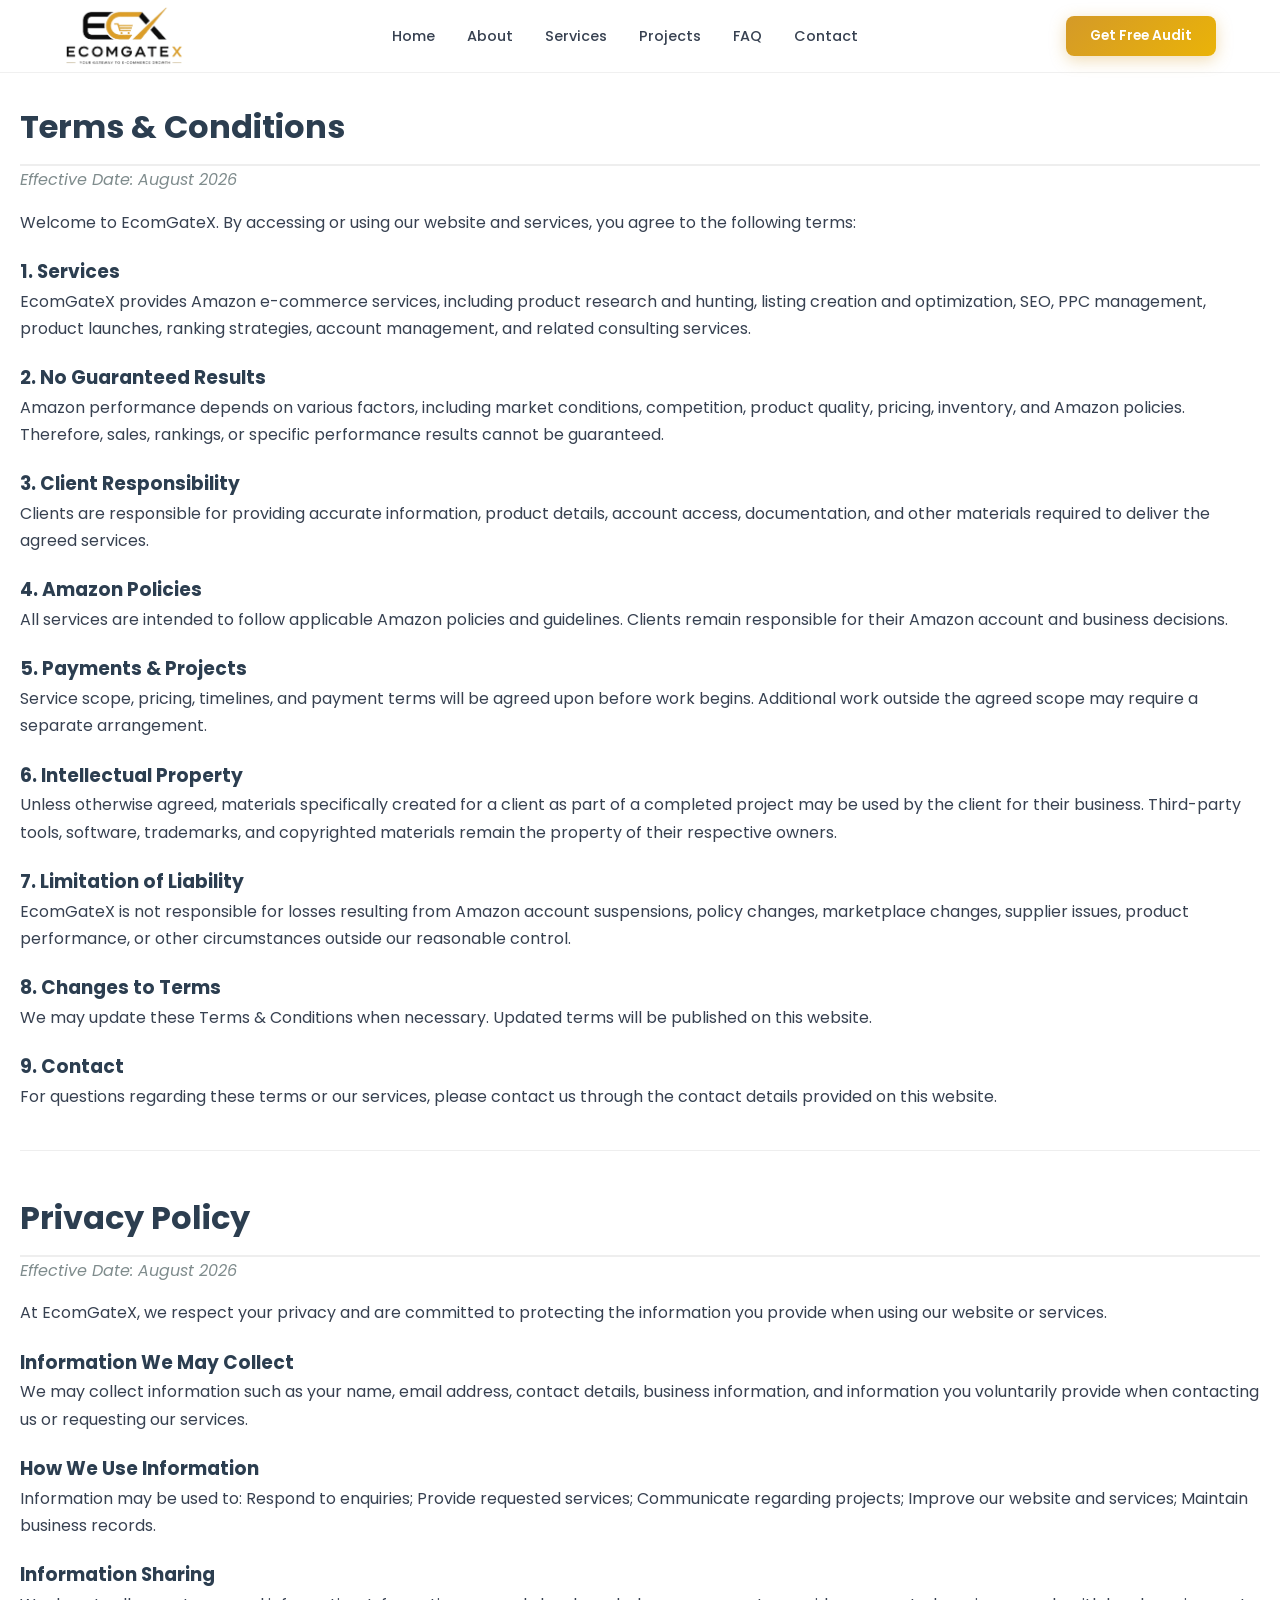
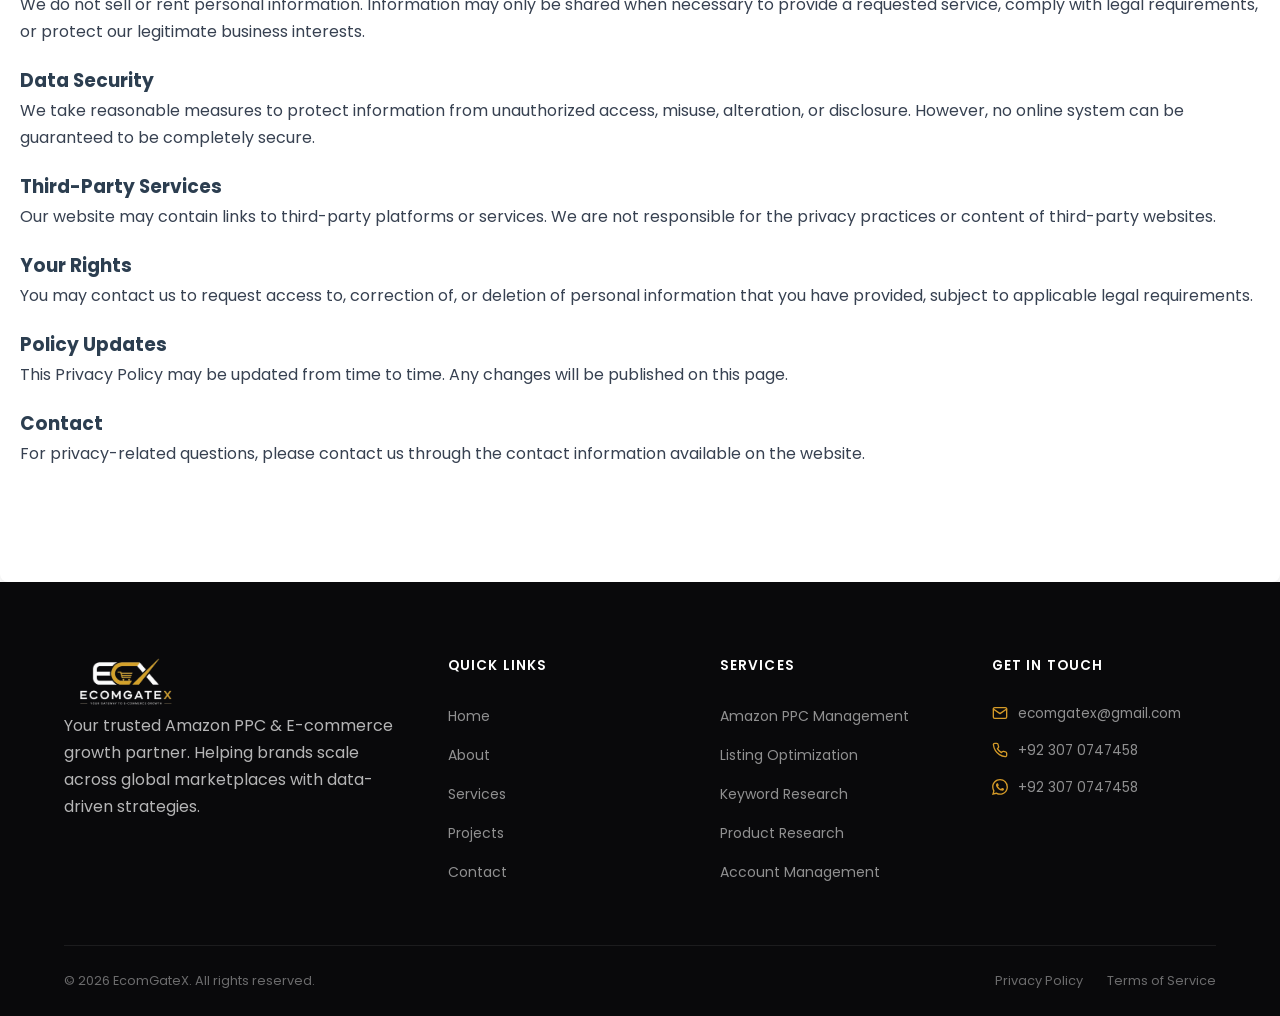
<file: policies.html>
<!DOCTYPE html>
<html lang="en">
<head>
    <meta charset="UTF-8">
    <meta name="viewport" content="width=device-width, initial-scale=1.0">
     <base href="/">
    <title>EcomGateX — Amazon PPC & Private Label Specialist | Tayyab Anwar</title>
     
    <link rel="icon" type="image/x-icon" href="imgs/favicon-img.png" >
    <meta name="description" content="EcomGateX by Tayyab Anwar — Expert Amazon PPC management, listing optimization, keyword research & private label services across USA, UK, DE, NL, AU & UAE.">
    
    <!-- Google Fonts: Poppins -->
    <link rel="preconnect" href="https://fonts.googleapis.com">
    <link rel="preconnect" href="https://fonts.gstatic.com" crossorigin>
    <link href="https://fonts.googleapis.com/css2?family=Poppins:wght@300;400;500;600;700;800&display=swap" rel="stylesheet">
    
    <link rel="stylesheet" href="style12.css">
    <link rel="stylesheet" href="style2.css">
<style>
        body.egx-legal-body {
            font-family: -apple-system, BlinkMacSystemFont, "Segoe UI", Roboto, Helvetica, Arial, sans-serif;
            line-height: 1.6;
            color: #333;
            max-width: 800px;
            margin: 0 auto;
            /* Added top padding to prevent content from hiding under fixed headers */
            padding: 100px 20px 40px 20px;
            background-color: #f9f9f9;
        }
        .egx-legal-wrapper {
            background: #fff;
            padding: 100px 20px;
            border-radius: 8px;
            box-shadow: 0 2px 10px rgba(0,0,0,0.1);
        }
        .egx-legal-wrapper h1 { 
            color: #2c3e50; 
            border-bottom: 2px solid #eee; 
            padding-bottom: 10px; 
        }
        .egx-legal-wrapper h2 { 
            color: #34495e; 
            margin-top: 30px; 
        }
        .egx-legal-wrapper h3 { 
            color: #2c3e50; 
            margin-top: 20px; 
        }
        .egx-legal-wrapper p { 
            margin-bottom: 15px; 
        }
        .egx-legal-divider { 
            margin: 40px 0; 
            border: 0; 
            border-top: 1px solid #eee; 
        }
        .egx-effective-date { 
            font-style: italic; 
            color: #7f8c8d; 
        }
    </style>
</head>
<body>


<!-- Dynamic Header Placeholder -->
    <div id="global-header"></div>


<div class="egx-legal-wrapper">
    
    <h1>Terms & Conditions</h1>
    <p class="egx-effective-date">Effective Date: August 2026</p>
    <p>Welcome to EcomGateX. By accessing or using our website and services, you agree to the following terms:</p>

    <h3>1. Services</h3>
    <p>EcomGateX provides Amazon e-commerce services, including product research and hunting, listing creation and optimization, SEO, PPC management, product launches, ranking strategies, account management, and related consulting services.</p>

    <h3>2. No Guaranteed Results</h3>
    <p>Amazon performance depends on various factors, including market conditions, competition, product quality, pricing, inventory, and Amazon policies. Therefore, sales, rankings, or specific performance results cannot be guaranteed.</p>

    <h3>3. Client Responsibility</h3>
    <p>Clients are responsible for providing accurate information, product details, account access, documentation, and other materials required to deliver the agreed services.</p>

    <h3>4. Amazon Policies</h3>
    <p>All services are intended to follow applicable Amazon policies and guidelines. Clients remain responsible for their Amazon account and business decisions.</p>

    <h3>5. Payments & Projects</h3>
    <p>Service scope, pricing, timelines, and payment terms will be agreed upon before work begins. Additional work outside the agreed scope may require a separate arrangement.</p>

    <h3>6. Intellectual Property</h3>
    <p>Unless otherwise agreed, materials specifically created for a client as part of a completed project may be used by the client for their business. Third-party tools, software, trademarks, and copyrighted materials remain the property of their respective owners.</p>

    <h3>7. Limitation of Liability</h3>
    <p>EcomGateX is not responsible for losses resulting from Amazon account suspensions, policy changes, marketplace changes, supplier issues, product performance, or other circumstances outside our reasonable control.</p>

    <h3>8. Changes to Terms</h3>
    <p>We may update these Terms & Conditions when necessary. Updated terms will be published on this website.</p>

    <h3>9. Contact</h3>
    <p>For questions regarding these terms or our services, please contact us through the contact details provided on this website.</p>

    <hr class="egx-legal-divider">

    <h1>Privacy Policy</h1>
    <p class="egx-effective-date">Effective Date: August 2026</p>
    <p>At EcomGateX, we respect your privacy and are committed to protecting the information you provide when using our website or services.</p>

    <h3>Information We May Collect</h3>
    <p>We may collect information such as your name, email address, contact details, business information, and information you voluntarily provide when contacting us or requesting our services.</p>

    <h3>How We Use Information</h3>
    <p>Information may be used to: Respond to enquiries; Provide requested services; Communicate regarding projects; Improve our website and services; Maintain business records.</p>

    <h3>Information Sharing</h3>
    <p>We do not sell or rent personal information. Information may only be shared when necessary to provide a requested service, comply with legal requirements, or protect our legitimate business interests.</p>

    <h3>Data Security</h3>
    <p>We take reasonable measures to protect information from unauthorized access, misuse, alteration, or disclosure. However, no online system can be guaranteed to be completely secure.</p>

    <h3>Third-Party Services</h3>
    <p>Our website may contain links to third-party platforms or services. We are not responsible for the privacy practices or content of third-party websites.</p>

    <h3>Your Rights</h3>
    <p>You may contact us to request access to, correction of, or deletion of personal information that you have provided, subject to applicable legal requirements.</p>

    <h3>Policy Updates</h3>
    <p>This Privacy Policy may be updated from time to time. Any changes will be published on this page.</p>

    <h3>Contact</h3>
    <p>For privacy-related questions, please contact us through the contact information available on the website.</p>

</div>



    
<footer class="footer">
    <div class="container">
        <div class="footer-grid">
            <!-- Column 1: Brand / Logo -->
            <div>
                <img src="whitelogo.png" alt="EcomGateX Logo" style="width: 120px; height: auto;">
                <p class="footer-brand">Your trusted Amazon PPC & E-commerce growth partner. Helping brands scale across global marketplaces with data-driven strategies.</p>
            </div>

            <!-- Column 2: Quick Links -->
            <div class="footer-col">
                <h4>Quick Links</h4>
                <ul>
                    <li><a href="index.html">Home</a></li>
                    <li><a href="index.html#about">About</a></li>
                    <li><a href="index.html#services">Services</a></li>
                    <li><a href="portfoliopage.html">Projects</a></li>
                    <li><a href="index.html#contact">Contact</a></li>
                </ul>
            </div>

            <!-- Column 3: Services -->
            <div class="footer-col">
                <h4>Services</h4>
                <ul>
                    <li><a href="index.html#services">Amazon PPC Management</a></li>
                    <li><a href="index.html#services">Listing Optimization</a></li>
                    <li><a href="index.html#services">Keyword Research</a></li>
                    <li><a href="index.html#services">Product Research</a></li>
                    <li><a href="index.html#services">Account Management</a></li>
                </ul>
            </div>

            <!-- Column 4: Contact Information -->
            <div class="footer-col">
                <h4>Get In Touch</h4>
                <div class="footer-contact-item">
                    <svg xmlns="http://www.w3.org/2000/svg" viewBox="0 0 24 24" fill="none" stroke="currentColor" stroke-width="2" stroke-linecap="round" stroke-linejoin="round">
                        <path d="M4 4h16c1.1 0 2 .9 2 2v12c0 1.1-.9 2-2 2H4c-1.1 0-2-.9-2-2V6c0-1.1.9-2 2-2z"></path>
                        <polyline points="22,6 12,13 2,6"></polyline>
                    </svg>
                    <a href="mailto:ecomgatex@gmail.com">ecomgatex@gmail.com</a>
                </div>
                <div class="footer-contact-item">
                    <svg xmlns="http://www.w3.org/2000/svg" viewBox="0 0 24 24" fill="none" stroke="currentColor" stroke-width="2" stroke-linecap="round" stroke-linejoin="round">
                        <path d="M22 16.92v3a2 2 0 0 1-2.18 2 19.79 19.79 0 0 1-8.63-3.07 19.5 19.5 0 0 1-6-6 19.79 19.79 0 0 1-3.07-8.67A2 2 0 0 1 4.11 2h3a2 2 0 0 1 2 1.72 12.84 12.84 0 0 0 .7 2.81 2 2 0 0 1-.45 2.11L8.09 9.91a16 16 0 0 0 6 6l1.27-1.27a2 2 0 0 1 2.11-.45 12.84 12.84 0 0 0 2.81.7A2 2 0 0 1 22 16.92z"></path>
                    </svg>
                    <a href="tel:+923070747458">+92 307 0747458</a>
                </div>
                <div class="footer-contact-item">
                    <svg xmlns="http://www.w3.org/2000/svg" viewBox="0 0 24 24" fill="currentColor">
                        <path d="M17.472 14.382c-.297-.149-1.758-.867-2.03-.967-.273-.099-.471-.148-.67.15-.197.297-.767.966-.94 1.164-.173.199-.347.223-.644.075-.297-.15-1.255-.463-2.39-1.475-.883-.788-1.48-1.761-1.653-2.059-.173-.297-.018-.458.13-.606.134-.133.298-.347.446-.52.149-.174.198-.298.298-.497.099-.198.05-.371-.025-.52-.075-.149-.669-1.612-.916-2.207-.242-.579-.487-.5-.669-.51-.173-.008-.371-.01-.57-.01-.198 0-.52.074-.792.372-.272.297-1.04 1.016-1.04 2.479 0 1.462 1.065 2.875 1.213 3.074.149.198 2.096 3.2 5.077 4.487.709.306 1.262.489 1.694.625.712.227 1.36.195 1.871.118.571-.085 1.758-.719 2.006-1.413.248-.694.248-1.289.173-1.413-.074-.124-.272-.198-.57-.347m-5.421 7.403h-.004a9.87 9.87 0 01-5.031-1.378l-.361-.214-3.741.982.998-3.648-.235-.374a9.86 9.86 0 01-1.51-5.26c.001-5.45 4.436-9.884 9.888-9.884 2.64 0 5.122 1.03 6.988 2.898a9.825 9.825 0 012.893 6.994c-.003 5.45-4.437 9.884-9.885 9.884m8.413-18.297A11.815 11.815 0 0012.05 0C5.495 0 .16 5.335.157 11.892c0 2.096.547 4.142 1.588 5.945L.057 24l6.305-1.654a11.882 11.882 0 005.683 1.448h.005c6.554 0 11.89-5.335 11.893-11.893a11.821 11.821 0 00-3.48-8.413z"></path>
                    </svg>
                    <a href="https://wa.me/923070747458" target="_blank" rel="noopener noreferrer">+92 307 0747458</a>
                </div>
            </div>
        </div>

        <!-- Footer Bottom -->
        <div class="footer-bottom">
            <p>&copy; 2026 EcomGateX. All rights reserved.</p>
            <div class="footer-bottom-links">
                <a href="policies.html">Privacy Policy</a>
                <a href="policies.html">Terms of Service</a>
            </div>
        </div>
    </div>
</footer>

    <!-- ========================================
         JAVASCRIPT
    ======================================== -->
    <script src="main.js"></script>

    

</body>
</html>
</file>
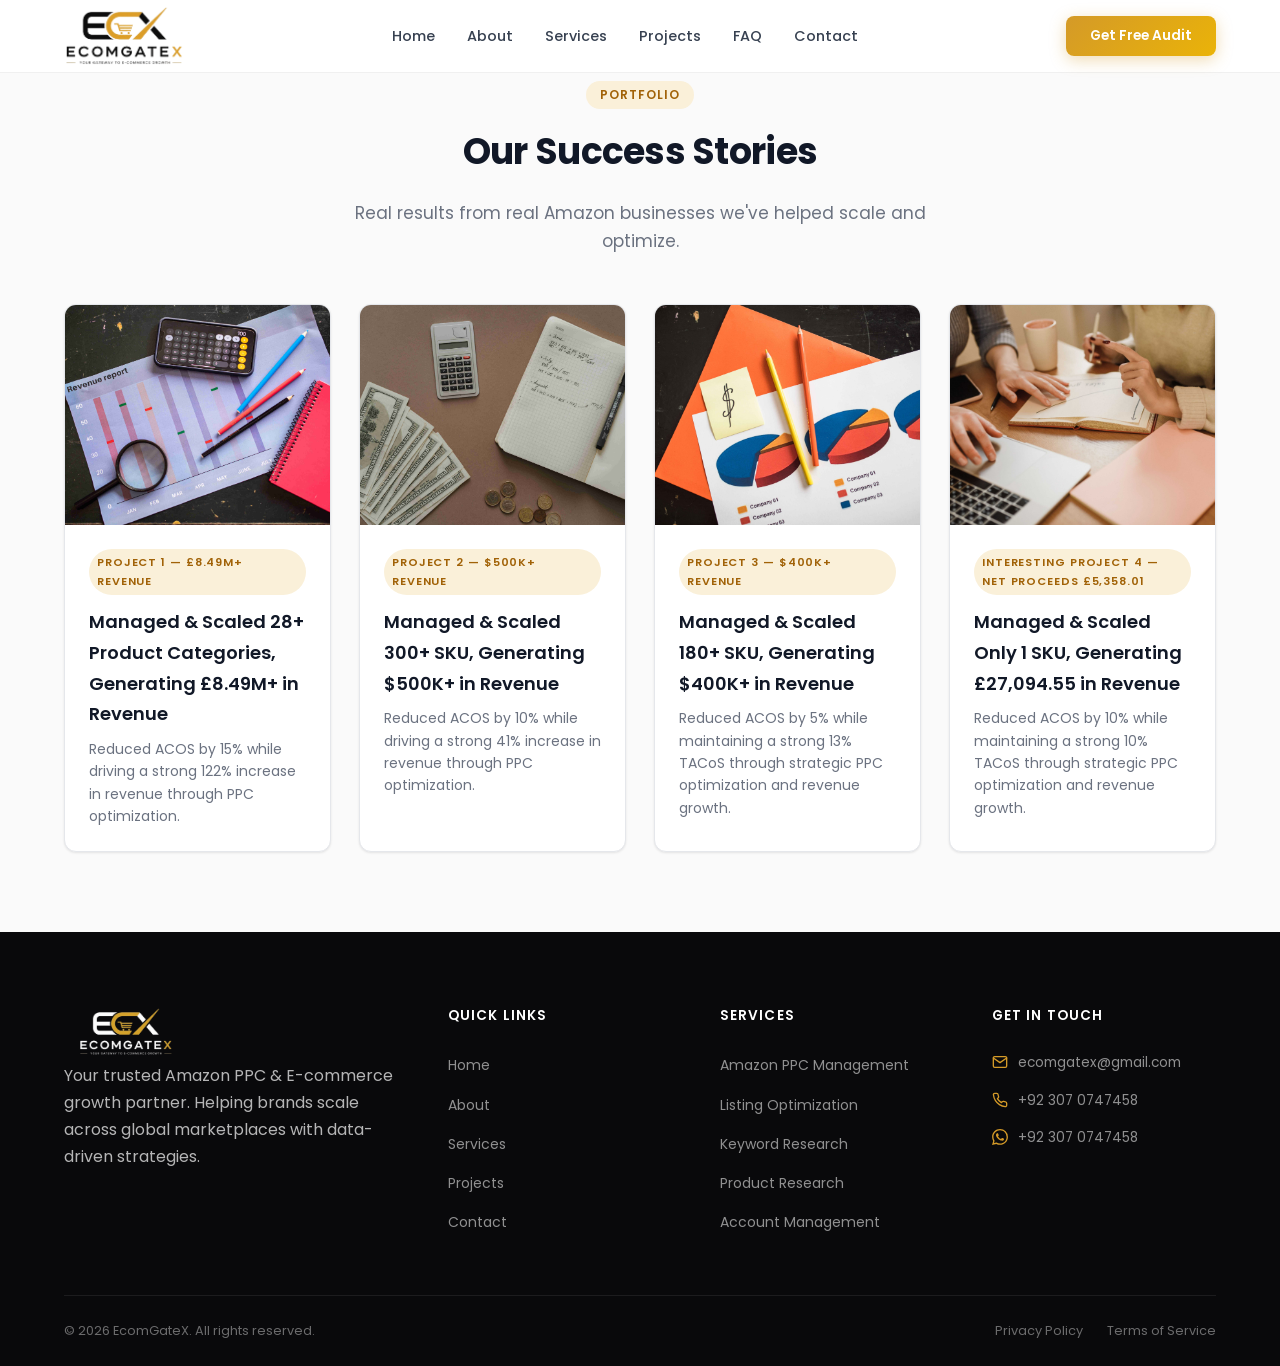
<file: portfoliopage.html>
<!DOCTYPE html>
<html lang="en">
<head>
    <meta charset="UTF-8">
    <meta name="viewport" content="width=device-width, initial-scale=1.0">
    <title>EcomGateX — Amazon PPC & Private Label Specialist | Tayyab Anwar</title>
    <link rel="icon" type="image/x-icon" href="imgs/favicon-img.png" >
    <meta name="description" content="EcomGateX by Tayyab Anwar — Expert Amazon PPC management, listing optimization, keyword research & private label services across USA, UK, DE, NL, AU & UAE.">
    
    <!-- Google Fonts: Poppins -->
    <link rel="preconnect" href="https://fonts.googleapis.com">
    <link rel="preconnect" href="https://fonts.gstatic.com" crossorigin>
    <link href="https://fonts.googleapis.com/css2?family=Poppins:wght@300;400;500;600;700;800&display=swap" rel="stylesheet">
    
    <link rel="stylesheet" href="style12.css">
    <link rel="stylesheet" href="style2.css">
</head>
<body>


<!-- Dynamic Header Placeholder -->
    <div id="global-header"></div>

<!-- ========================================
         OUR WORK / PROJECTS SECTION
    ======================================== -->
    <section class="work-section section-padding" id="work" >
        <div class="container">
            <div class="section-heading fade-in">
                <span class="badge">Portfolio</span>
                <h2>Our Success Stories</h2>
                <p>Real results from real Amazon businesses we've helped scale and optimize.</p>
            </div>
            <div class="projects-grid fade-in">
                <!-- Project Card 1 -->
                <a href="pro1.html" class="project-card">
                    <img src="/imgs/pexels-rdne-7947746.jpg" alt="Amazon PPC optimization case study showing increased sales">
                    <div class="project-card-body">
                        <span class="project-tag">Project 1 — £8.49M+ Revenue</span>
                        <h3>Managed & Scaled 28+ Product Categories, Generating £8.49M+ in Revenue</h3>
                        <p>Reduced ACOS by 15% while driving a strong 122% increase in revenue through PPC optimization.</p>
                    </div>
                </a>
                <!-- Project Card 2 -->
                <a href="pro2.html" class="project-card">
                    <img src="/imgs/pexels-olia-danilevich-5466800.jpg" alt="Listing optimization project improving organic rankings">
                    <div class="project-card-body">
                        <span class="project-tag">Project 2 — $500K+ Revenue</span>
                        <h3>Managed & Scaled 300+ SKU, Generating $500K+ in Revenue</h3>
                        <p>Reduced ACOS by 10% while driving a strong 41% increase in revenue through PPC optimization.</p>
                    </div>
                </a>
                <!-- Project Card 3 -->
                <a href="pro3.html" class="project-card">
                    <img src="/imgs/pexels-rdne-7948104.jpg" alt="Multi-marketplace expansion project across Europe">
                    <div class="project-card-body">
                        <span class="project-tag">Project 3 — $400K+ Revenue</span>
                        <h3>Managed & Scaled 180+ SKU, Generating $400K+ in Revenue</h3>
                        <p>Reduced ACOS by 5% while maintaining a strong 13% TACoS through strategic PPC optimization and revenue growth.</p>
                    </div>
                </a>
                <!-- Project Card 4 -->
                <a href="pro4.html" class="project-card">
                    <img src="/imgs/pexels-arina-krasnikova-6016352 (1).jpg" alt="Multi-marketplace expansion project across Europe">
                    <div class="project-card-body">
                        <span class="project-tag">Interesting Project 4  — Net proceeds £5,358.01</span>
                        <h3>Managed & Scaled Only 1 SKU, Generating £27,094.55 in Revenue</h3>
                        <p>Reduced ACOS by 10% while maintaining a strong 10% TACoS through strategic PPC optimization and revenue growth.</p>
                    </div>
                </a>
            </div>
            
        </div>
    </section>


<footer class="footer">
    <div class="container">
        <div class="footer-grid">
            <!-- Column 1: Brand / Logo -->
            <div>
                <img src="whitelogo.png" alt="EcomGateX Logo" style="width: 120px; height: auto;">
                <p class="footer-brand">Your trusted Amazon PPC & E-commerce growth partner. Helping brands scale across global marketplaces with data-driven strategies.</p>
            </div>

            <!-- Column 2: Quick Links -->
            <div class="footer-col">
                <h4>Quick Links</h4>
                <ul>
                    <li><a href="index.html">Home</a></li>
                    <li><a href="index.html#about">About</a></li>
                    <li><a href="index.html#services">Services</a></li>
                    <li><a href="portfoliopage.html">Projects</a></li>
                    <li><a href="index.html#contact">Contact</a></li>
                </ul>
            </div>

            <!-- Column 3: Services -->
            <div class="footer-col">
                <h4>Services</h4>
                <ul>
                    <li><a href="index.html#services">Amazon PPC Management</a></li>
                    <li><a href="index.html#services">Listing Optimization</a></li>
                    <li><a href="index.html#services">Keyword Research</a></li>
                    <li><a href="index.html#services">Product Research</a></li>
                    <li><a href="index.html#services">Account Management</a></li>
                </ul>
            </div>

            <!-- Column 4: Contact Information -->
            <div class="footer-col">
                <h4>Get In Touch</h4>
                <div class="footer-contact-item">
                    <svg xmlns="http://www.w3.org/2000/svg" viewBox="0 0 24 24" fill="none" stroke="currentColor" stroke-width="2" stroke-linecap="round" stroke-linejoin="round">
                        <path d="M4 4h16c1.1 0 2 .9 2 2v12c0 1.1-.9 2-2 2H4c-1.1 0-2-.9-2-2V6c0-1.1.9-2 2-2z"></path>
                        <polyline points="22,6 12,13 2,6"></polyline>
                    </svg>
                    <a href="mailto:ecomgatex@gmail.com">ecomgatex@gmail.com</a>
                </div>
                <div class="footer-contact-item">
                    <svg xmlns="http://www.w3.org/2000/svg" viewBox="0 0 24 24" fill="none" stroke="currentColor" stroke-width="2" stroke-linecap="round" stroke-linejoin="round">
                        <path d="M22 16.92v3a2 2 0 0 1-2.18 2 19.79 19.79 0 0 1-8.63-3.07 19.5 19.5 0 0 1-6-6 19.79 19.79 0 0 1-3.07-8.67A2 2 0 0 1 4.11 2h3a2 2 0 0 1 2 1.72 12.84 12.84 0 0 0 .7 2.81 2 2 0 0 1-.45 2.11L8.09 9.91a16 16 0 0 0 6 6l1.27-1.27a2 2 0 0 1 2.11-.45 12.84 12.84 0 0 0 2.81.7A2 2 0 0 1 22 16.92z"></path>
                    </svg>
                    <a href="tel:+923070747458">+92 307 0747458</a>
                </div>
                <div class="footer-contact-item">
                    <svg xmlns="http://www.w3.org/2000/svg" viewBox="0 0 24 24" fill="currentColor">
                        <path d="M17.472 14.382c-.297-.149-1.758-.867-2.03-.967-.273-.099-.471-.148-.67.15-.197.297-.767.966-.94 1.164-.173.199-.347.223-.644.075-.297-.15-1.255-.463-2.39-1.475-.883-.788-1.48-1.761-1.653-2.059-.173-.297-.018-.458.13-.606.134-.133.298-.347.446-.52.149-.174.198-.298.298-.497.099-.198.05-.371-.025-.52-.075-.149-.669-1.612-.916-2.207-.242-.579-.487-.5-.669-.51-.173-.008-.371-.01-.57-.01-.198 0-.52.074-.792.372-.272.297-1.04 1.016-1.04 2.479 0 1.462 1.065 2.875 1.213 3.074.149.198 2.096 3.2 5.077 4.487.709.306 1.262.489 1.694.625.712.227 1.36.195 1.871.118.571-.085 1.758-.719 2.006-1.413.248-.694.248-1.289.173-1.413-.074-.124-.272-.198-.57-.347m-5.421 7.403h-.004a9.87 9.87 0 01-5.031-1.378l-.361-.214-3.741.982.998-3.648-.235-.374a9.86 9.86 0 01-1.51-5.26c.001-5.45 4.436-9.884 9.888-9.884 2.64 0 5.122 1.03 6.988 2.898a9.825 9.825 0 012.893 6.994c-.003 5.45-4.437 9.884-9.885 9.884m8.413-18.297A11.815 11.815 0 0012.05 0C5.495 0 .16 5.335.157 11.892c0 2.096.547 4.142 1.588 5.945L.057 24l6.305-1.654a11.882 11.882 0 005.683 1.448h.005c6.554 0 11.89-5.335 11.893-11.893a11.821 11.821 0 00-3.48-8.413z"></path>
                    </svg>
                    <a href="https://wa.me/923070747458" target="_blank" rel="noopener noreferrer">+92 307 0747458</a>
                </div>
            </div>
        </div>

        <!-- Footer Bottom -->
        <div class="footer-bottom">
            <p>&copy; 2026 EcomGateX. All rights reserved.</p>
            <div class="footer-bottom-links">
                <a href="policies.html">Privacy Policy</a>
                <a href="policies.html">Terms of Service</a>
            </div>
        </div>
    </div>
</footer>


    <!-- ========================================
         JAVASCRIPT
    ======================================== -->
    <script src="main.js"></script>


</body>
</html>
</file>
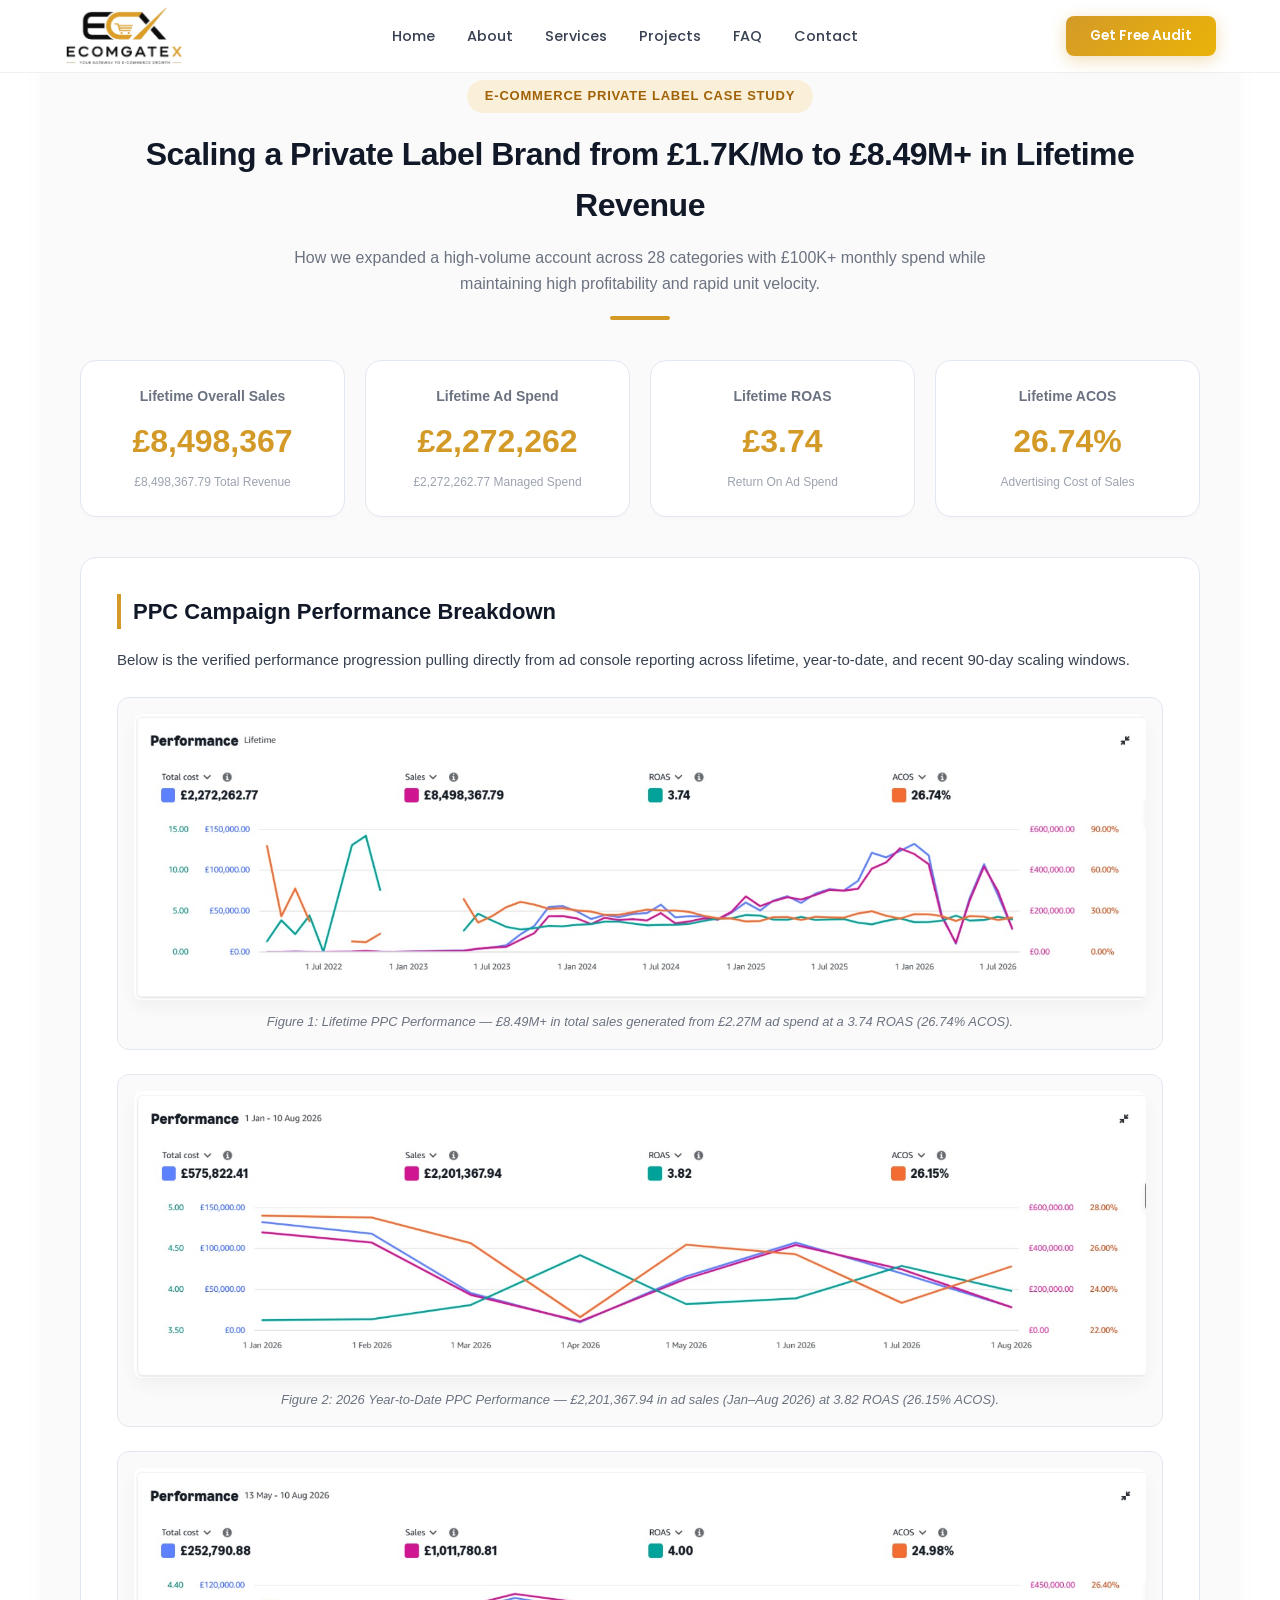
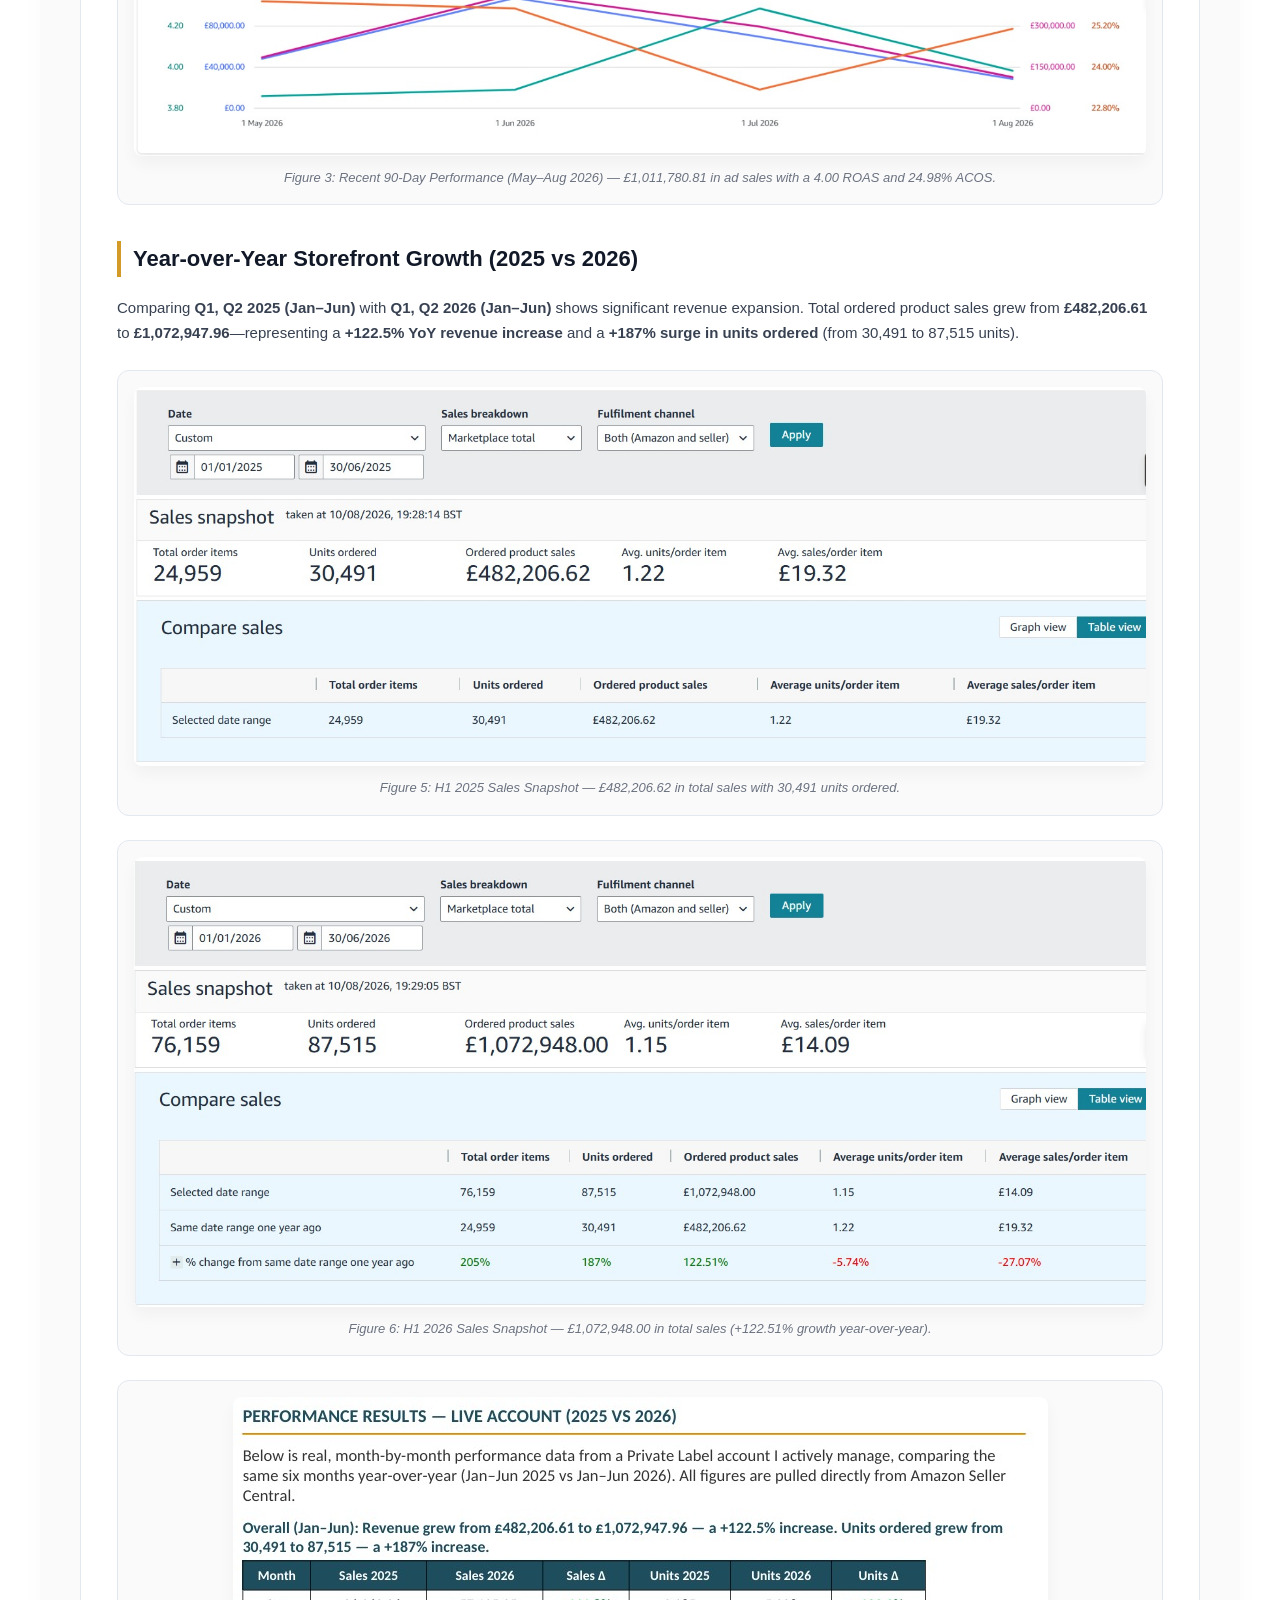
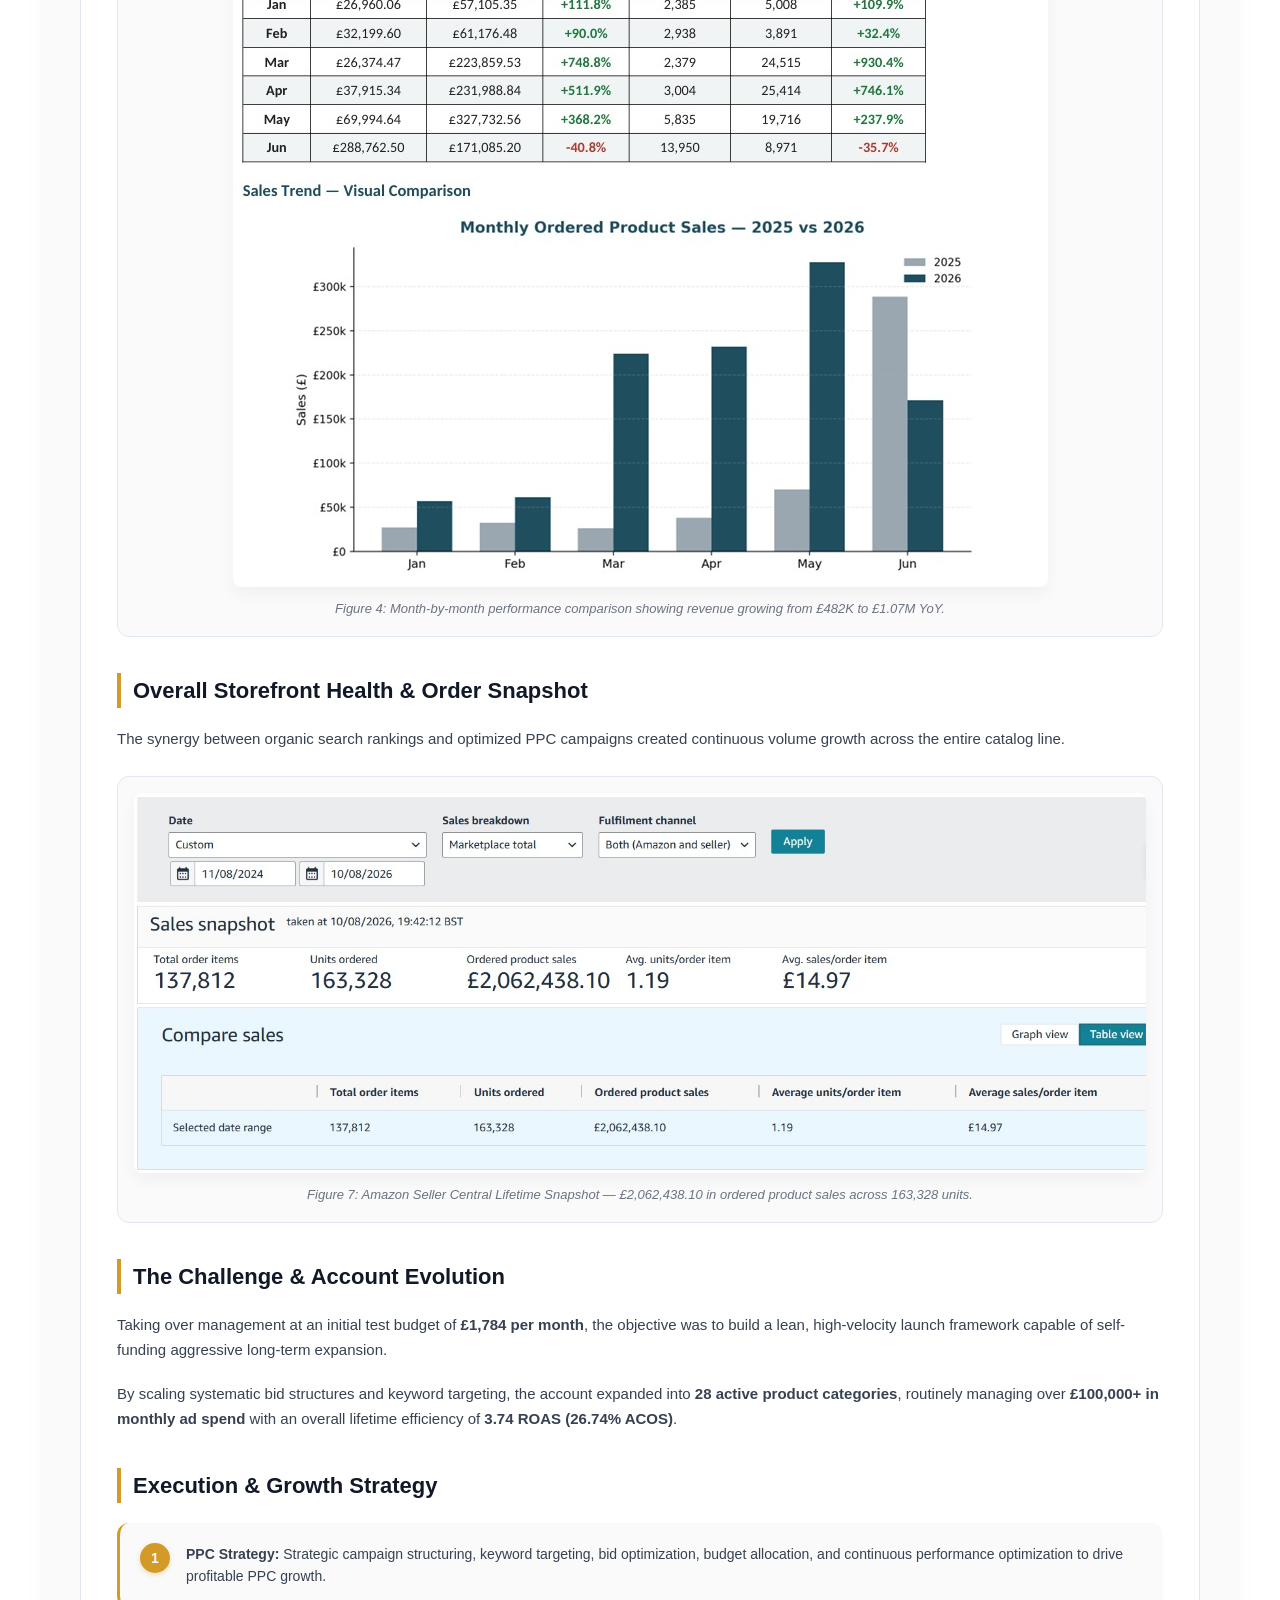
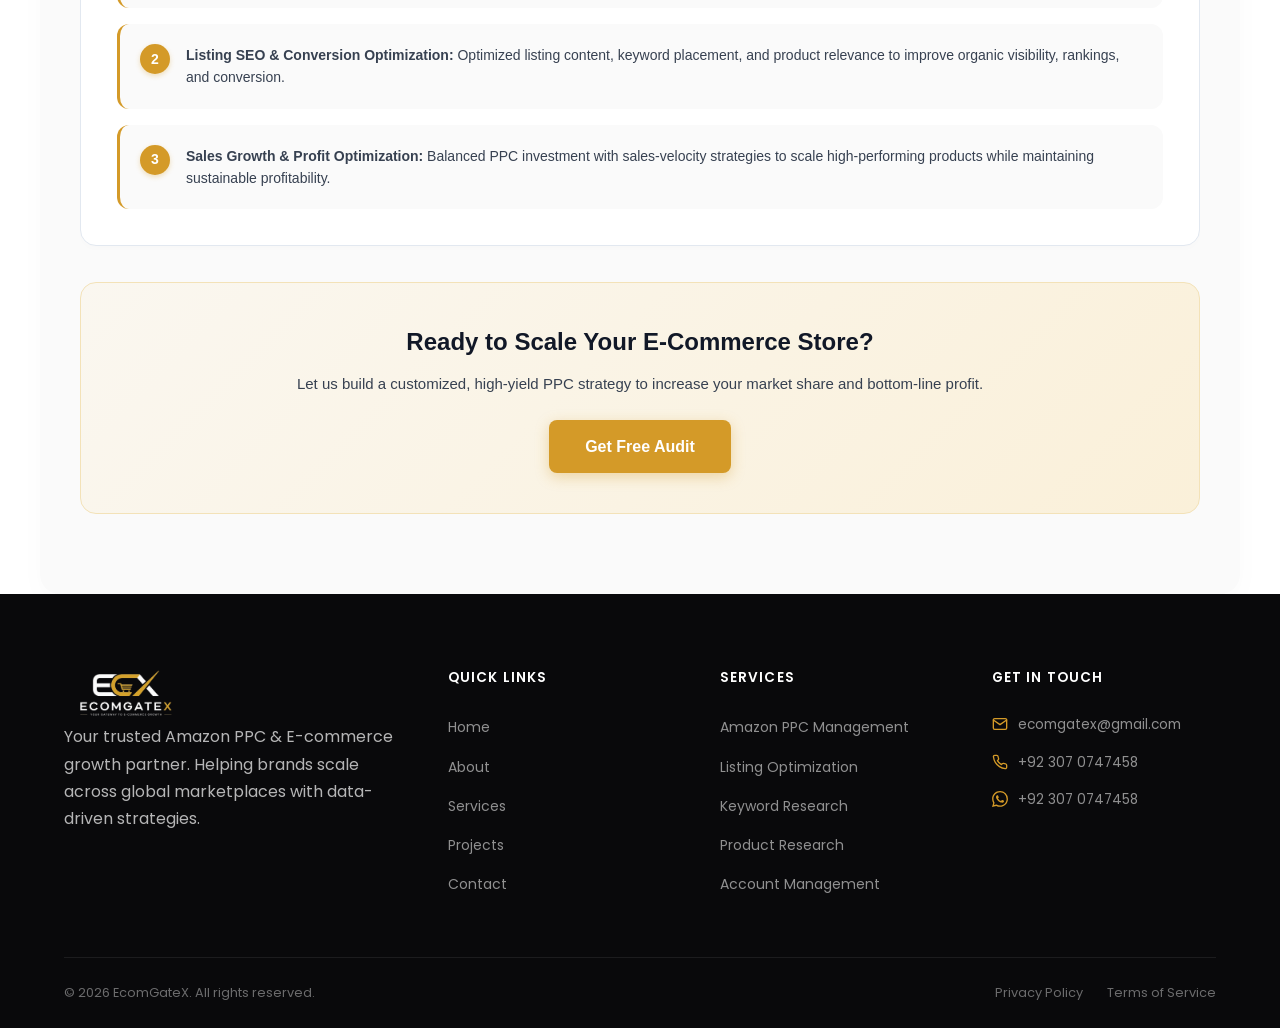
<file: pro1.html>
<!DOCTYPE html>
<html lang="en">
<head>
    <meta charset="UTF-8">
    <meta name="viewport" content="width=device-width, initial-scale=1.0">
     <base href="/">
    <title>EcomGateX — Amazon PPC & Private Label Specialist | Tayyab Anwar</title>
    <link rel="icon" type="image/x-icon" href="imgs/favicon-img.png" >
    <meta name="description" content="EcomGateX by Tayyab Anwar — Expert Amazon PPC management, listing optimization, keyword research & private label services across USA, UK, DE, NL, AU & UAE.">
    
    <!-- Google Fonts: Poppins -->
    <link rel="preconnect" href="https://fonts.googleapis.com">
    <link rel="preconnect" href="https://fonts.gstatic.com" crossorigin>
    <link href="https://fonts.googleapis.com/css2?family=Poppins:wght@300;400;500;600;700;800&display=swap" rel="stylesheet">
    
    <link rel="stylesheet" href="style12.css">
    <link rel="stylesheet" href="style2.css">
</head>
<body>

<!-- Dynamic Header Placeholder -->
    <div id="global-header"></div>

    
<div class="cstwo-wrapper">
  
  <!-- Header Section -->
  <header class="cstwo-header">
    <span class="cstwo-badge">E-Commerce Private Label Case Study</span>
    <h1 class="cstwo-title">Scaling a Private Label Brand from £1.7K/Mo to £8.49M+ in Lifetime Revenue</h1>
    <p class="cstwo-subtitle">How we expanded a high-volume account across 28 categories with £100K+ monthly spend while maintaining high profitability and rapid unit velocity.</p>
    <div class="cstwo-header-divider"></div>
  </header>

  <!-- Key Metrics Grid (Lifetime Overall Sales, Ad Spend, ROAS, ACOS) -->
  <section class="cstwo-metrics-grid">
    <div class="cstwo-metric-card">
      <span class="cstwo-metric-label">Lifetime Overall Sales</span>
      <div class="cstwo-metric-value" data-target2="8498367">£8.49M+</div>
      <span class="cstwo-metric-sub">£8,498,367.79 Total Revenue</span>
    </div>
    <div class="cstwo-metric-card">
      <span class="cstwo-metric-label">Lifetime Ad Spend</span>
      <div class="cstwo-metric-value" data-target2="2272262">£2.27M</div>
      <span class="cstwo-metric-sub">£2,272,262.77 Managed Spend</span>
    </div>
    <div class="cstwo-metric-card">
      <span class="cstwo-metric-label">Lifetime ROAS</span>
      <div class="cstwo-metric-value" data-target2="3.74">3.74</div>
      <span class="cstwo-metric-sub">Return On Ad Spend</span>
    </div>
    <div class="cstwo-metric-card">
      <span class="cstwo-metric-label">Lifetime ACOS</span>
      <div class="cstwo-metric-value" data-target2="26.74" data-is-percent2="true">26.74%</div>
      <span class="cstwo-metric-sub">Advertising Cost of Sales</span>
    </div>
  </section>

  <!-- Case Study Body -->
  <main class="cstwo-content">

    <!-- Section: PPC Performance Screenshots -->
    <div class="cstwo-section">
      <h2 class="cstwo-section-title">PPC Campaign Performance Breakdown</h2>
      <p>Below is the verified performance progression pulling directly from ad console reporting across lifetime, year-to-date, and recent 90-day scaling windows.</p>
      
      <!-- PPC Image 1: Lifetime -->
      <div class="cstwo-image-container">
        <img src="/imgs/p1/lifeppc1.jpeg" alt="Lifetime PPC Performance Dashboard" class="cstwo-image" />
        <span class="cstwo-image-caption">Figure 1: Lifetime PPC Performance — £8.49M+ in total sales generated from £2.27M ad spend at a 3.74 ROAS (26.74% ACOS).</span>
      </div>

      <!-- PPC Image 2: Year To Date 2026 -->
      <div class="cstwo-image-container">
        <img src="/imgs/p1/yearppc1.jpeg" alt="2026 Year to Date PPC Performance" class="cstwo-image" />
        <span class="cstwo-image-caption">Figure 2: 2026 Year-to-Date PPC Performance — £2,201,367.94 in ad sales (Jan–Aug 2026) at 3.82 ROAS (26.15% ACOS).</span>
      </div>

      <!-- PPC Image 3: Recent 3 Months -->
      <div class="cstwo-image-container">
        <img src="/imgs/p1/month3ppc1.jpeg" alt="Recent 3 Months PPC Performance" class="cstwo-image" />
        <span class="cstwo-image-caption">Figure 3: Recent 90-Day Performance (May–Aug 2026) — £1,011,780.81 in ad sales with a 4.00 ROAS and 24.98% ACOS.</span>
      </div>
    </div>

    <!-- Section: YoY Overall Store Performance (Q1 & Q2 Comparison) -->
    <div class="cstwo-section">
      <h2 class="cstwo-section-title">Year-over-Year Storefront Growth (2025 vs 2026)</h2>
      <p>Comparing <strong>Q1, Q2 2025 (Jan–Jun)</strong> with <strong>Q1, Q2 2026 (Jan–Jun)</strong> shows significant revenue expansion. Total ordered product sales grew from <strong>£482,206.61</strong> to <strong>£1,072,947.96</strong>—representing a <strong>+122.5% YoY revenue increase</strong> and a <strong>+187% surge in units ordered</strong> (from 30,491 to 87,515 units).</p>

      <!-- Seller Central Snapshot 2025 -->
      <div class="cstwo-image-container">
        <img src="/imgs/p1/q12-2025.jpeg" alt="Amazon Seller Central H1 2025 Sales Snapshot" class="cstwo-image" />
        <span class="cstwo-image-caption">Figure 5: H1 2025 Sales Snapshot — £482,206.62 in total sales with 30,491 units ordered.</span>
      </div>

      <!-- Seller Central Snapshot 2026 Comparison -->
      <div class="cstwo-image-container">
        <img src="/imgs/p1/q12-2026.jpeg" alt="Amazon Seller Central H1 2026 Sales Comparison" class="cstwo-image" />
        <span class="cstwo-image-caption">Figure 6: H1 2026 Sales Snapshot — £1,072,948.00 in total sales (+122.51% growth year-over-year).</span>
      </div>

      <!-- Comparison Chart & Table Image -->
      <div class="cstwo-image-container">
        <img src="/imgs/p1/performancechartp1.jpeg" alt="Live Account Performance Results 2025 vs 2026" class="cstwo-image" />
        <span class="cstwo-image-caption">Figure 4: Month-by-month performance comparison showing revenue growing from £482K to £1.07M YoY.</span>
      </div>
    </div>

    <!-- Section: Storefront Lifetime Stats -->
    <div class="cstwo-section">
      <h2 class="cstwo-section-title">Overall Storefront Health & Order Snapshot</h2>
      <p>The synergy between organic search rankings and optimized PPC campaigns created continuous volume growth across the entire catalog line.</p>
      
      <!-- Final Lifetime Image -->
      <div class="cstwo-image-container">
        <img src="/imgs/p1/lifetimeovearall.jpeg" alt="Lifetime Amazon Seller Central Sales Snapshot" class="cstwo-image" />
        <span class="cstwo-image-caption">Figure 7: Amazon Seller Central Lifetime Snapshot — £2,062,438.10 in ordered product sales across 163,328 units.</span>
      </div>
    </div>

    <!-- Section: The Challenge & Evolution (Moved to bottom) -->
    <div class="cstwo-section">
      <h2 class="cstwo-section-title">The Challenge & Account Evolution</h2>
      <p>Taking over management at an initial test budget of <strong>£1,784 per month</strong>, the objective was to build a lean, high-velocity launch framework capable of self-funding aggressive long-term expansion.</p>
      <p>By scaling systematic bid structures and keyword targeting, the account expanded into <strong>28 active product categories</strong>, routinely managing over <strong>£100,000+ in monthly ad spend</strong> with an overall lifetime efficiency of <strong>3.74 ROAS (26.74% ACOS)</strong>.</p>
    </div>

    <!-- Section: Strategy (Moved to bottom) -->
    <div class="cstwo-section">
      <h2 class="cstwo-section-title">Execution & Growth Strategy</h2>
      <div class="cstwo-strategy-steps">
        <div class="cstwo-step">
          <div class="cstwo-step-number">1</div>
          <div class="cstwo-step-text">
            <strong>PPC Strategy:</strong> Strategic campaign structuring, keyword targeting, bid optimization, budget allocation, and continuous performance optimization to drive profitable PPC growth.
          </div>
        </div>
        <div class="cstwo-step">
          <div class="cstwo-step-number">2</div>
          <div class="cstwo-step-text">
            <strong>Listing SEO & Conversion Optimization:</strong> Optimized listing content, keyword placement, and product relevance to improve organic visibility, rankings, and conversion.
          </div>
        </div>
        <div class="cstwo-step">
          <div class="cstwo-step-number">3</div>
          <div class="cstwo-step-text">
            <strong>Sales Growth & Profit Optimization:</strong> Balanced PPC investment with sales-velocity strategies to scale high-performing products while maintaining sustainable profitability.
          </div>
        </div>
      </div>
    </div>

  </main>

  <!-- CTA Footer Section -->
  <footer class="cstwo-footer">
    <h3>Ready to Scale Your E-Commerce Store?</h3>
    <p>Let us build a customized, high-yield PPC strategy to increase your market share and bottom-line profit.</p>
    <a href="https://wa.me/YOUR_PHONE_NUMBER?text=Hi%2C%20I%20would%20like%20to%20get%20a%20free%20audit" target="_blank" class="cstwo-cta-btn">Get Free Audit</a>
  </footer>

    </div>


<footer class="footer">
    <div class="container">
        <div class="footer-grid">
            <!-- Column 1: Brand / Logo -->
            <div>
                <img src="whitelogo.png" alt="EcomGateX Logo" style="width: 120px; height: auto;">
                <p class="footer-brand">Your trusted Amazon PPC & E-commerce growth partner. Helping brands scale across global marketplaces with data-driven strategies.</p>
            </div>

            <!-- Column 2: Quick Links -->
            <div class="footer-col">
                <h4>Quick Links</h4>
                <ul>
                    <li><a href="index.html">Home</a></li>
                    <li><a href="index.html#about">About</a></li>
                    <li><a href="index.html#services">Services</a></li>
                    <li><a href="portfoliopage.html">Projects</a></li>
                    <li><a href="index.html#contact">Contact</a></li>
                </ul>
            </div>

            <!-- Column 3: Services -->
            <div class="footer-col">
                <h4>Services</h4>
                <ul>
                    <li><a href="index.html#services">Amazon PPC Management</a></li>
                    <li><a href="index.html#services">Listing Optimization</a></li>
                    <li><a href="index.html#services">Keyword Research</a></li>
                    <li><a href="index.html#services">Product Research</a></li>
                    <li><a href="index.html#services">Account Management</a></li>
                </ul>
            </div>

            <!-- Column 4: Contact Information -->
            <div class="footer-col">
                <h4>Get In Touch</h4>
                <div class="footer-contact-item">
                    <svg xmlns="http://www.w3.org/2000/svg" viewBox="0 0 24 24" fill="none" stroke="currentColor" stroke-width="2" stroke-linecap="round" stroke-linejoin="round">
                        <path d="M4 4h16c1.1 0 2 .9 2 2v12c0 1.1-.9 2-2 2H4c-1.1 0-2-.9-2-2V6c0-1.1.9-2 2-2z"></path>
                        <polyline points="22,6 12,13 2,6"></polyline>
                    </svg>
                    <a href="mailto:ecomgatex@gmail.com">ecomgatex@gmail.com</a>
                </div>
                <div class="footer-contact-item">
                    <svg xmlns="http://www.w3.org/2000/svg" viewBox="0 0 24 24" fill="none" stroke="currentColor" stroke-width="2" stroke-linecap="round" stroke-linejoin="round">
                        <path d="M22 16.92v3a2 2 0 0 1-2.18 2 19.79 19.79 0 0 1-8.63-3.07 19.5 19.5 0 0 1-6-6 19.79 19.79 0 0 1-3.07-8.67A2 2 0 0 1 4.11 2h3a2 2 0 0 1 2 1.72 12.84 12.84 0 0 0 .7 2.81 2 2 0 0 1-.45 2.11L8.09 9.91a16 16 0 0 0 6 6l1.27-1.27a2 2 0 0 1 2.11-.45 12.84 12.84 0 0 0 2.81.7A2 2 0 0 1 22 16.92z"></path>
                    </svg>
                    <a href="tel:+923070747458">+92 307 0747458</a>
                </div>
                <div class="footer-contact-item">
                    <svg xmlns="http://www.w3.org/2000/svg" viewBox="0 0 24 24" fill="currentColor">
                        <path d="M17.472 14.382c-.297-.149-1.758-.867-2.03-.967-.273-.099-.471-.148-.67.15-.197.297-.767.966-.94 1.164-.173.199-.347.223-.644.075-.297-.15-1.255-.463-2.39-1.475-.883-.788-1.48-1.761-1.653-2.059-.173-.297-.018-.458.13-.606.134-.133.298-.347.446-.52.149-.174.198-.298.298-.497.099-.198.05-.371-.025-.52-.075-.149-.669-1.612-.916-2.207-.242-.579-.487-.5-.669-.51-.173-.008-.371-.01-.57-.01-.198 0-.52.074-.792.372-.272.297-1.04 1.016-1.04 2.479 0 1.462 1.065 2.875 1.213 3.074.149.198 2.096 3.2 5.077 4.487.709.306 1.262.489 1.694.625.712.227 1.36.195 1.871.118.571-.085 1.758-.719 2.006-1.413.248-.694.248-1.289.173-1.413-.074-.124-.272-.198-.57-.347m-5.421 7.403h-.004a9.87 9.87 0 01-5.031-1.378l-.361-.214-3.741.982.998-3.648-.235-.374a9.86 9.86 0 01-1.51-5.26c.001-5.45 4.436-9.884 9.888-9.884 2.64 0 5.122 1.03 6.988 2.898a9.825 9.825 0 012.893 6.994c-.003 5.45-4.437 9.884-9.885 9.884m8.413-18.297A11.815 11.815 0 0012.05 0C5.495 0 .16 5.335.157 11.892c0 2.096.547 4.142 1.588 5.945L.057 24l6.305-1.654a11.882 11.882 0 005.683 1.448h.005c6.554 0 11.89-5.335 11.893-11.893a11.821 11.821 0 00-3.48-8.413z"></path>
                    </svg>
                    <a href="https://wa.me/923070747458" target="_blank" rel="noopener noreferrer">+92 307 0747458</a>
                </div>
            </div>
        </div>

        <!-- Footer Bottom -->
        <div class="footer-bottom">
            <p>&copy; 2026 EcomGateX. All rights reserved.</p>
            <div class="footer-bottom-links">
                <a href="policies.html">Privacy Policy</a>
                <a href="policies.html">Terms of Service</a>
            </div>
        </div>
    </div>
</footer>


    <!-- ========================================
         JAVASCRIPT
    ======================================== -->
    <script src="main.js"></script>

</body>
</html>
</file>
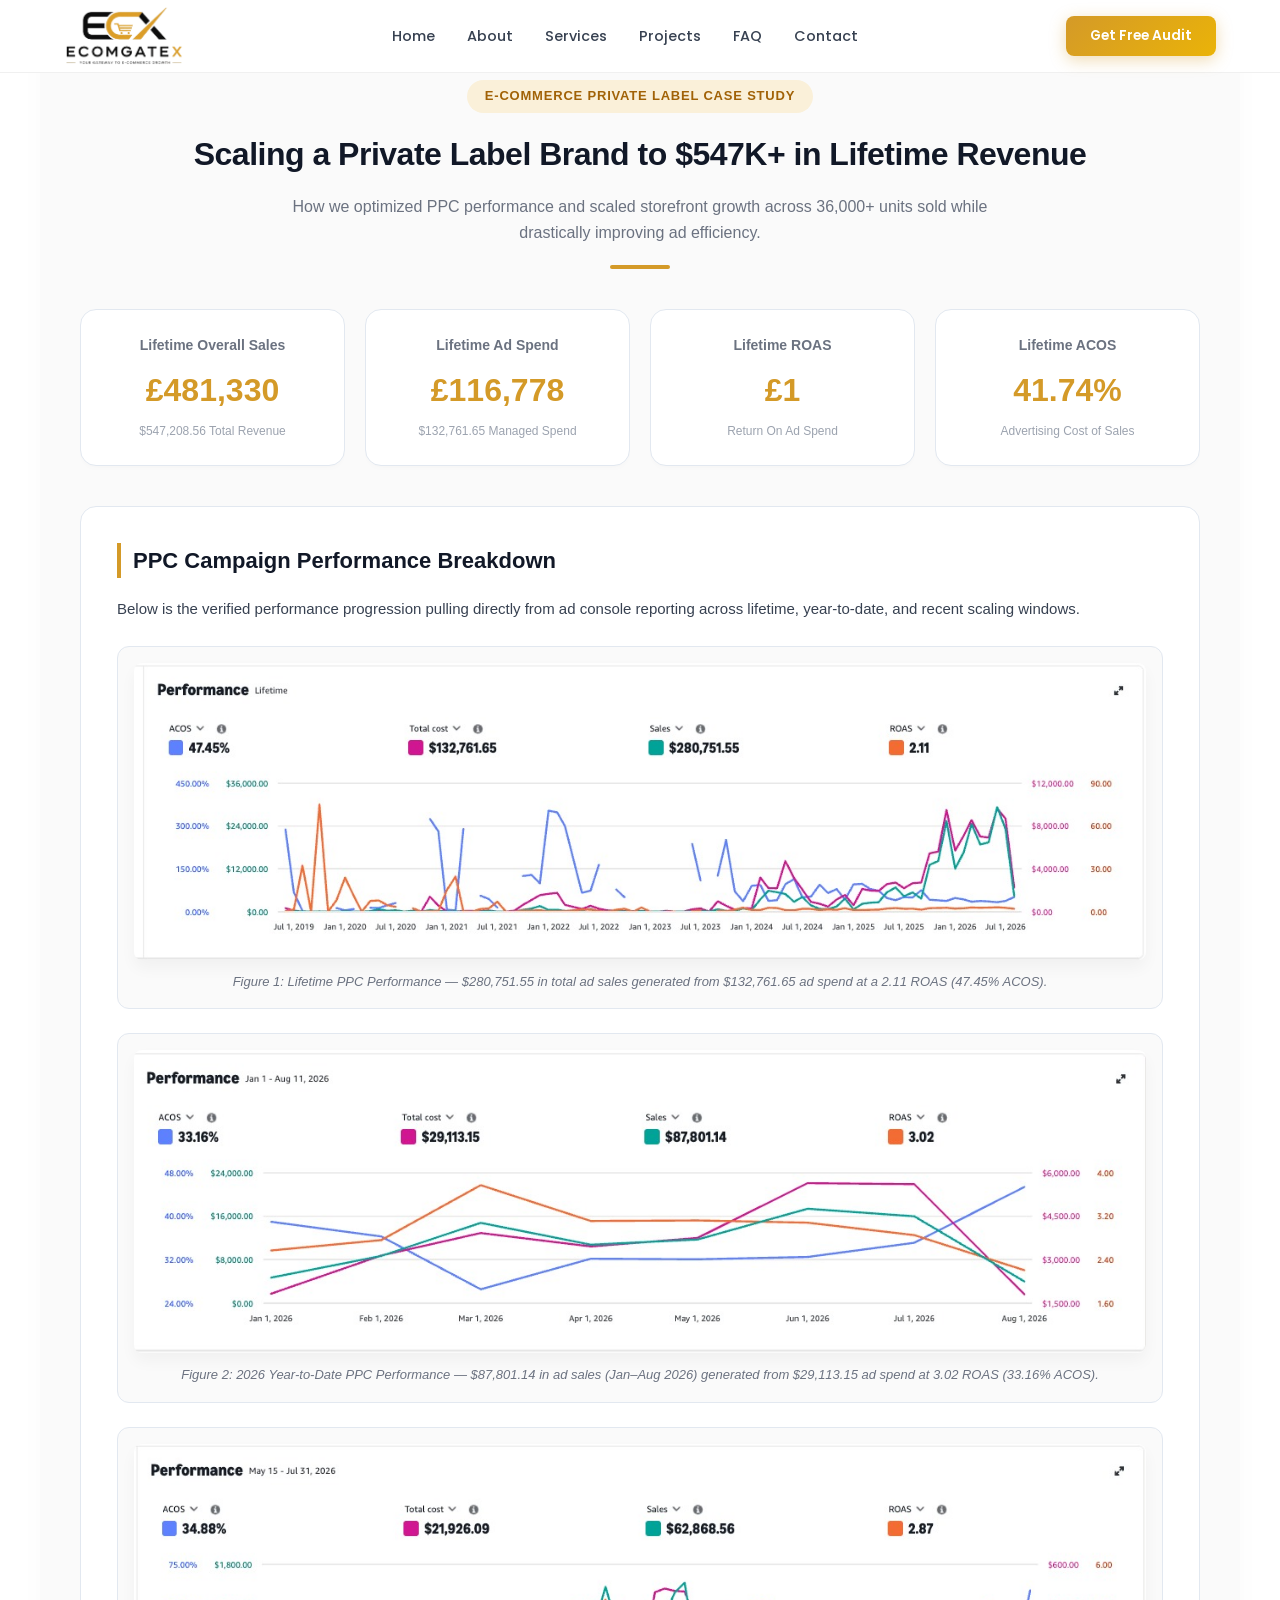
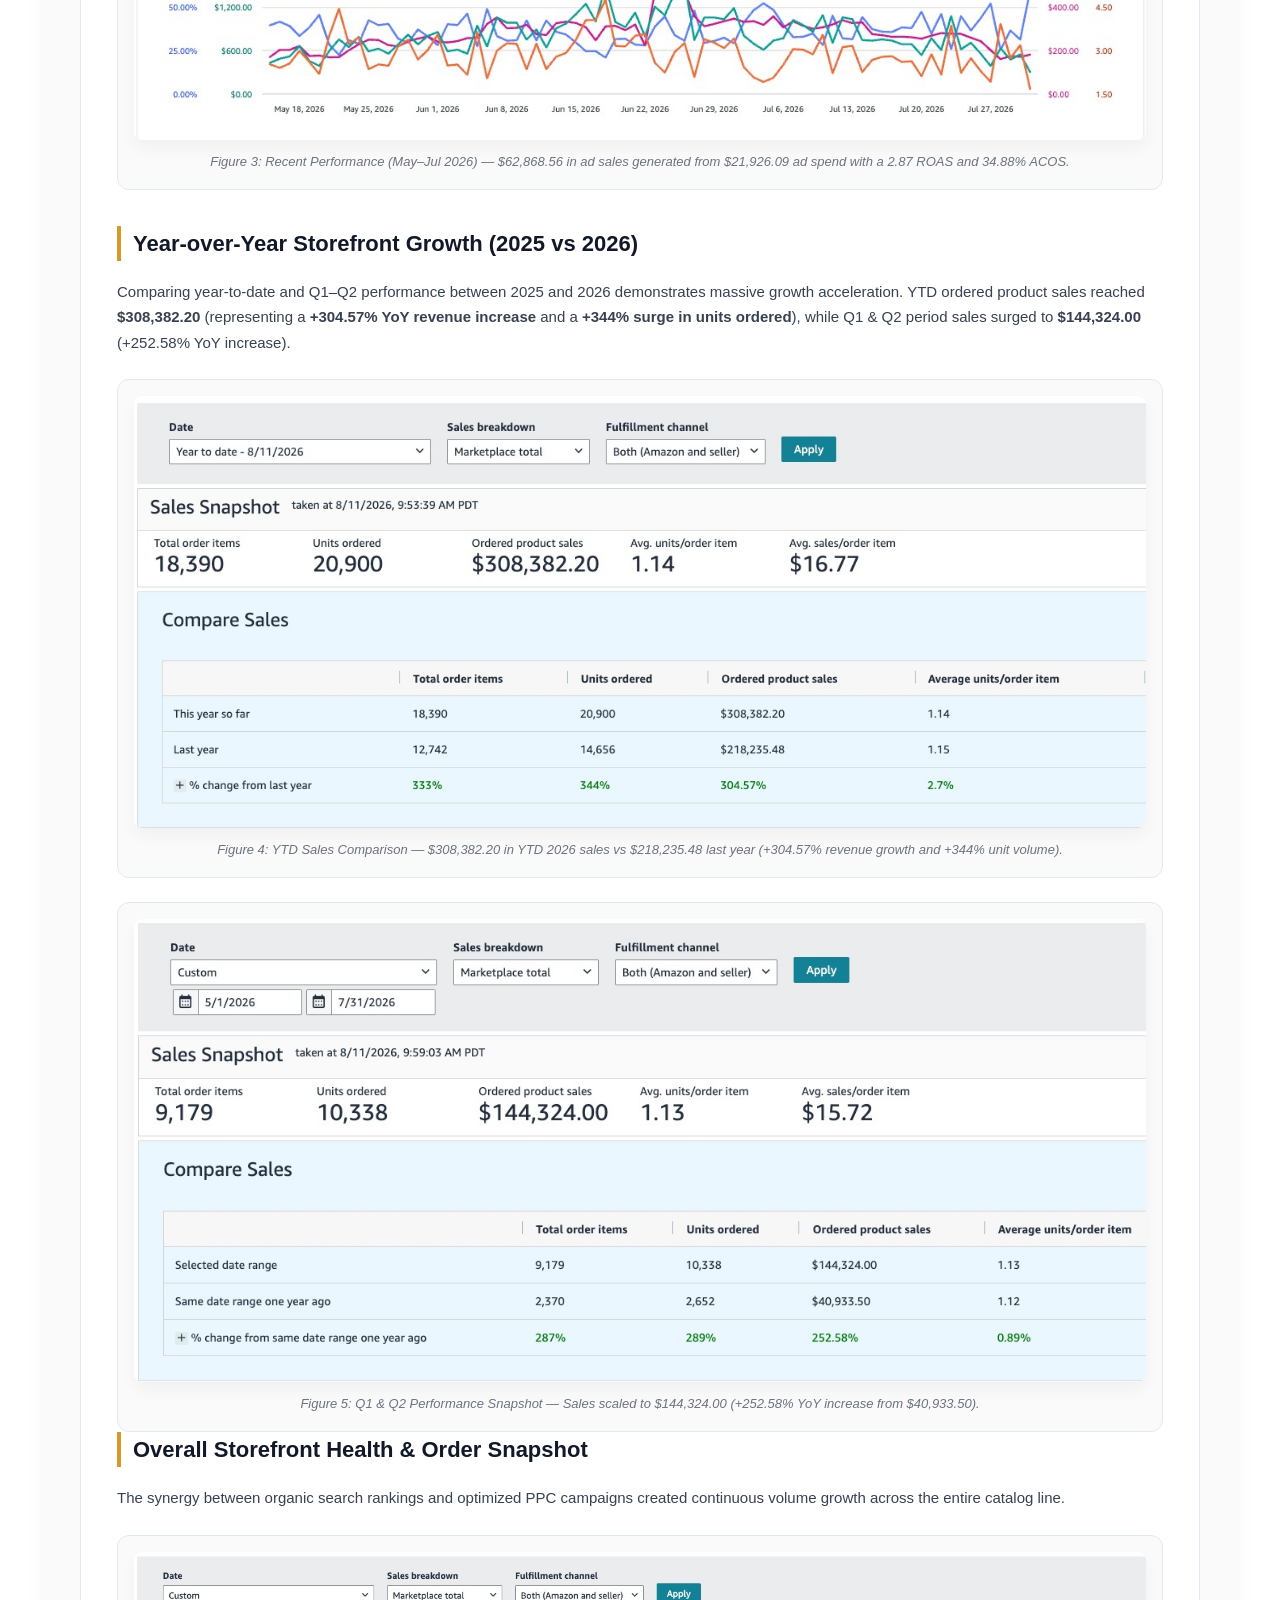
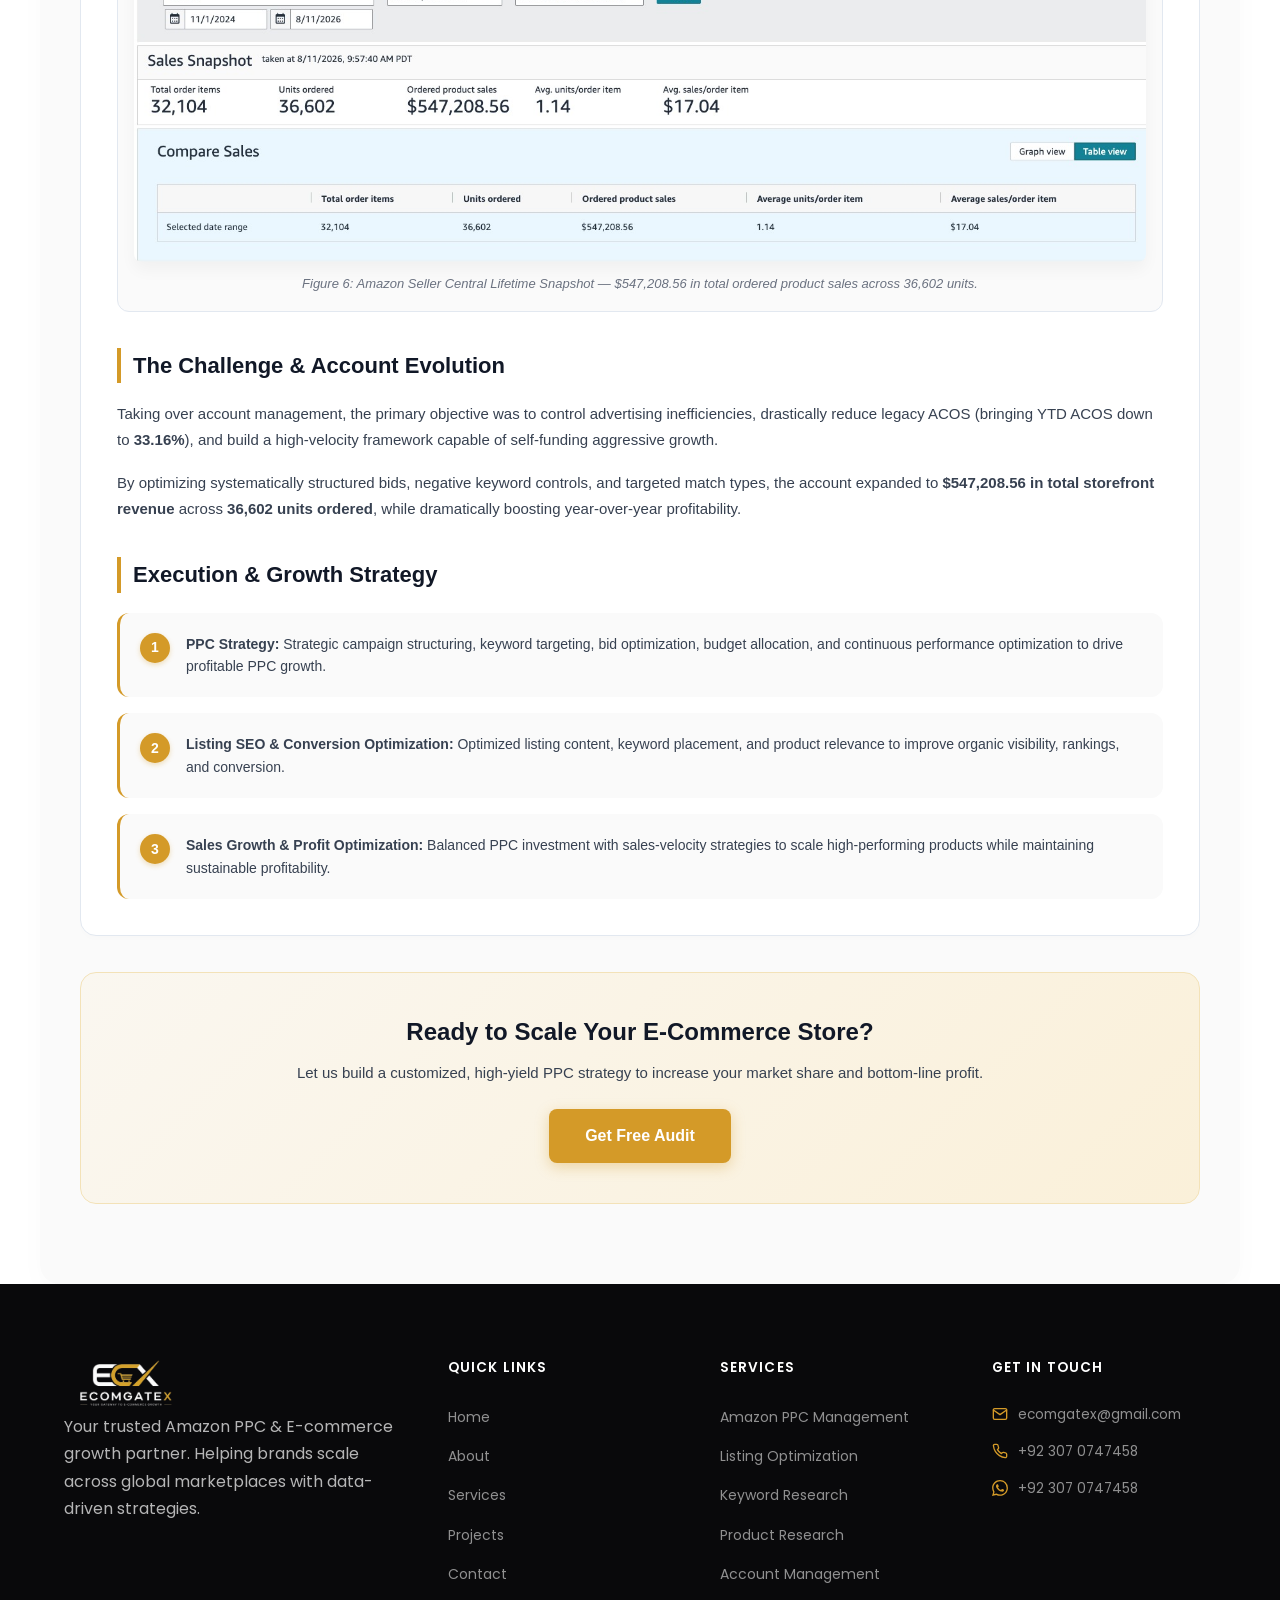
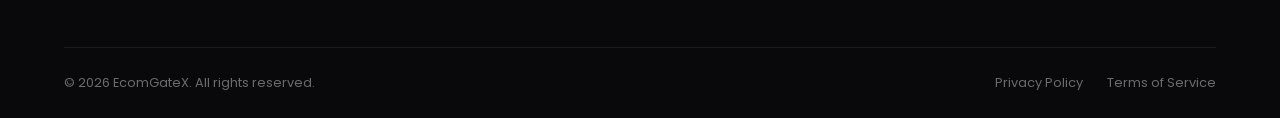
<file: pro2.html>
<!DOCTYPE html>
<html lang="en">
<head>
    <meta charset="UTF-8">
    <meta name="viewport" content="width=device-width, initial-scale=1.0">
     <base href="/">
    <title>EcomGateX — Amazon PPC & Private Label Specialist | Tayyab Anwar</title>
    <link rel="icon" type="image/x-icon" href="imgs/favicon-img.png" >
    <meta name="description" content="EcomGateX by Tayyab Anwar — Expert Amazon PPC management, listing optimization, keyword research & private label services across USA, UK, DE, NL, AU & UAE.">
    
    <!-- Google Fonts: Poppins -->
    <link rel="preconnect" href="https://fonts.googleapis.com">
    <link rel="preconnect" href="https://fonts.gstatic.com" crossorigin>
    <link href="https://fonts.googleapis.com/css2?family=Poppins:wght@300;400;500;600;700;800&display=swap" rel="stylesheet">
    
    <link rel="stylesheet" href="style12.css">
    <link rel="stylesheet" href="style2.css">
</head>
<body>


   
<!-- Dynamic Header Placeholder -->
    <div id="global-header"></div>
    


<div class="cstwo-wrapper">
  
  <!-- Header Section -->
  <header class="cstwo-header">
    <span class="cstwo-badge">E-Commerce Private Label Case Study</span>
    <h1 class="cstwo-title">Scaling a Private Label Brand to $547K+ in Lifetime Revenue</h1>
    <p class="cstwo-subtitle">How we optimized PPC performance and scaled storefront growth across 36,000+ units sold while drastically improving ad efficiency.</p>
    <div class="cstwo-header-divider"></div>
  </header>

  <!-- Key Metrics Grid (Lifetime Overall Sales, Ad Spend, ROAS, ACOS) -->
  <section class="cstwo-metrics-grid">
    <div class="cstwo-metric-card">
      <span class="cstwo-metric-label">Lifetime Overall Sales</span>
      <div class="cstwo-metric-value" data-target2="547208">$547.2K+</div>
      <span class="cstwo-metric-sub">$547,208.56 Total Revenue</span>
    </div>
    <div class="cstwo-metric-card">
      <span class="cstwo-metric-label">Lifetime Ad Spend</span>
      <div class="cstwo-metric-value" data-target2="132761">$132.7K</div>
      <span class="cstwo-metric-sub">$132,761.65 Managed Spend</span>
    </div>
    <div class="cstwo-metric-card">
      <span class="cstwo-metric-label">Lifetime ROAS</span>
      <div class="cstwo-metric-value" data-target2="2.11">2.11</div>
      <span class="cstwo-metric-sub">Return On Ad Spend</span>
    </div>
    <div class="cstwo-metric-card">
      <span class="cstwo-metric-label">Lifetime ACOS</span>
      <div class="cstwo-metric-value" data-target2="47.45" data-is-percent2="true">47.45%</div>
      <span class="cstwo-metric-sub">Advertising Cost of Sales</span>
    </div>
  </section>

  <!-- Case Study Body -->
  <main class="cstwo-content">

    <!-- Section: PPC Performance Screenshots -->
    <div class="cstwo-section">
      <h2 class="cstwo-section-title">PPC Campaign Performance Breakdown</h2>
      <p>Below is the verified performance progression pulling directly from ad console reporting across lifetime, year-to-date, and recent scaling windows.</p>
      
      <!-- PPC Image 1: Lifetime -->
      <div class="cstwo-image-container">
        <img src="/imgs/p2/lifetimeppc2.jpeg" alt="Lifetime PPC Performance Dashboard" class="cstwo-image" />
        <span class="cstwo-image-caption">Figure 1: Lifetime PPC Performance — $280,751.55 in total ad sales generated from $132,761.65 ad spend at a 2.11 ROAS (47.45% ACOS).</span>
      </div>

      <!-- PPC Image 2: Year To Date 2026 -->
      <div class="cstwo-image-container">
        <img src="/imgs/p2/yearppc2.jpeg" alt="2026 Year to Date PPC Performance" class="cstwo-image" />
        <span class="cstwo-image-caption">Figure 2: 2026 Year-to-Date PPC Performance — $87,801.14 in ad sales (Jan–Aug 2026) generated from $29,113.15 ad spend at 3.02 ROAS (33.16% ACOS).</span>
      </div>

      <!-- PPC Image 3: Recent Performance -->
      <div class="cstwo-image-container">
        <img src="/imgs/p2/month3ppc2.jpeg" alt="Recent PPC Performance Window" class="cstwo-image" />
        <span class="cstwo-image-caption">Figure 3: Recent Performance (May–Jul 2026) — $62,868.56 in ad sales generated from $21,926.09 ad spend with a 2.87 ROAS and 34.88% ACOS.</span>
      </div>
    </div>

    <!-- Section: YoY Overall Store Performance -->
    <div class="cstwo-section">
  <h2 class="cstwo-section-title">Year-over-Year Storefront Growth (2025 vs 2026)</h2>
  <p>Comparing year-to-date and Q1–Q2 performance between 2025 and 2026 demonstrates massive growth acceleration. YTD ordered product sales reached <strong>$308,382.20</strong> (representing a <strong>+304.57% YoY revenue increase</strong> and a <strong>+344% surge in units ordered</strong>), while Q1 & Q2 period sales surged to <strong>$144,324.00</strong> (+252.58% YoY increase).</p>

      <!-- YTD Sales Snapshot -->
      <div class="cstwo-image-container">
        <img src="/imgs/p2/yeartodateoverallp2.jpeg" alt="Amazon Seller Central YTD Sales Comparison" class="cstwo-image" />
        <span class="cstwo-image-caption">Figure 4: YTD Sales Comparison — $308,382.20 in YTD 2026 sales vs $218,235.48 last year (+304.57% revenue growth and +344% unit volume).</span>
      </div>

      <!-- Q1 & Q2 Sales Comparison Snapshot -->
      <div class="cstwo-image-container">
        <img src="/imgs/p2/q12-2026.jpeg" alt="Amazon Seller Central Q1 and Q2 Sales Comparison" class="cstwo-image" />
        <span class="cstwo-image-caption">Figure 5: Q1 & Q2 Performance Snapshot — Sales scaled to $144,324.00 (+252.58% YoY increase from $40,933.50).</span>
      </div>

    <!-- Section: Storefront Lifetime Stats -->
    <div class="cstwo-section">
      <h2 class="cstwo-section-title">Overall Storefront Health & Order Snapshot</h2>
      <p>The synergy between organic search rankings and optimized PPC campaigns created continuous volume growth across the entire catalog line.</p>
      
      <!-- Final Lifetime Image -->
      <div class="cstwo-image-container">
        <img src="/imgs/p2/overallp2.jpeg" alt="Lifetime Amazon Seller Central Sales Snapshot" class="cstwo-image" />
        <span class="cstwo-image-caption">Figure 6: Amazon Seller Central Lifetime Snapshot — $547,208.56 in total ordered product sales across 36,602 units.</span>
      </div>
    </div>

    <!-- Section: The Challenge & Evolution -->
    <div class="cstwo-section">
      <h2 class="cstwo-section-title">The Challenge & Account Evolution</h2>
      <p>Taking over account management, the primary objective was to control advertising inefficiencies, drastically reduce legacy ACOS (bringing YTD ACOS down to <strong>33.16%</strong>), and build a high-velocity framework capable of self-funding aggressive growth.</p>
      <p>By optimizing systematically structured bids, negative keyword controls, and targeted match types, the account expanded to <strong>$547,208.56 in total storefront revenue</strong> across <strong>36,602 units ordered</strong>, while dramatically boosting year-over-year profitability.</p>
    </div>

    <!-- Section: Strategy -->
    <div class="cstwo-section">
      <h2 class="cstwo-section-title">Execution & Growth Strategy</h2>
      <div class="cstwo-strategy-steps">
        <div class="cstwo-step">
          <div class="cstwo-step-number">1</div>
          <div class="cstwo-step-text">
            <strong>PPC Strategy:</strong> Strategic campaign structuring, keyword targeting, bid optimization, budget allocation, and continuous performance optimization to drive profitable PPC growth.
          </div>
        </div>
        <div class="cstwo-step">
          <div class="cstwo-step-number">2</div>
          <div class="cstwo-step-text">
            <strong>Listing SEO & Conversion Optimization:</strong> Optimized listing content, keyword placement, and product relevance to improve organic visibility, rankings, and conversion.
          </div>
        </div>
        <div class="cstwo-step">
          <div class="cstwo-step-number">3</div>
          <div class="cstwo-step-text">
            <strong>Sales Growth & Profit Optimization:</strong> Balanced PPC investment with sales-velocity strategies to scale high-performing products while maintaining sustainable profitability.
          </div>
        </div>
      </div>
    </div>

  </main>

  <!-- CTA Footer Section -->
  <footer class="cstwo-footer">
    <h3>Ready to Scale Your E-Commerce Store?</h3>
    <p>Let us build a customized, high-yield PPC strategy to increase your market share and bottom-line profit.</p>
    <a href="https://wa.me/923070747458?text=Hi%2C%20I%20would%20like%20to%20get%20a%20free%20audit" target="_blank" class="cstwo-cta-btn">Get Free Audit</a>
  </footer>

</div>



<footer class="footer">
    <div class="container">
        <div class="footer-grid">
            <!-- Column 1: Brand / Logo -->
            <div>
                <img src="whitelogo.png" alt="EcomGateX Logo" style="width: 120px; height: auto;">
                <p class="footer-brand">Your trusted Amazon PPC & E-commerce growth partner. Helping brands scale across global marketplaces with data-driven strategies.</p>
            </div>

            <!-- Column 2: Quick Links -->
            <div class="footer-col">
                <h4>Quick Links</h4>
                <ul>
                    <li><a href="index.html">Home</a></li>
                    <li><a href="index.html#about">About</a></li>
                    <li><a href="index.html#services">Services</a></li>
                    <li><a href="portfoliopage.html">Projects</a></li>
                    <li><a href="index.html#contact">Contact</a></li>
                </ul>
            </div>

            <!-- Column 3: Services -->
            <div class="footer-col">
                <h4>Services</h4>
                <ul>
                    <li><a href="index.html#services">Amazon PPC Management</a></li>
                    <li><a href="index.html#services">Listing Optimization</a></li>
                    <li><a href="index.html#services">Keyword Research</a></li>
                    <li><a href="index.html#services">Product Research</a></li>
                    <li><a href="index.html#services">Account Management</a></li>
                </ul>
            </div>

            <!-- Column 4: Contact Information -->
            <div class="footer-col">
                <h4>Get In Touch</h4>
                <div class="footer-contact-item">
                    <svg xmlns="http://www.w3.org/2000/svg" viewBox="0 0 24 24" fill="none" stroke="currentColor" stroke-width="2" stroke-linecap="round" stroke-linejoin="round">
                        <path d="M4 4h16c1.1 0 2 .9 2 2v12c0 1.1-.9 2-2 2H4c-1.1 0-2-.9-2-2V6c0-1.1.9-2 2-2z"></path>
                        <polyline points="22,6 12,13 2,6"></polyline>
                    </svg>
                    <a href="mailto:ecomgatex@gmail.com">ecomgatex@gmail.com</a>
                </div>
                <div class="footer-contact-item">
                    <svg xmlns="http://www.w3.org/2000/svg" viewBox="0 0 24 24" fill="none" stroke="currentColor" stroke-width="2" stroke-linecap="round" stroke-linejoin="round">
                        <path d="M22 16.92v3a2 2 0 0 1-2.18 2 19.79 19.79 0 0 1-8.63-3.07 19.5 19.5 0 0 1-6-6 19.79 19.79 0 0 1-3.07-8.67A2 2 0 0 1 4.11 2h3a2 2 0 0 1 2 1.72 12.84 12.84 0 0 0 .7 2.81 2 2 0 0 1-.45 2.11L8.09 9.91a16 16 0 0 0 6 6l1.27-1.27a2 2 0 0 1 2.11-.45 12.84 12.84 0 0 0 2.81.7A2 2 0 0 1 22 16.92z"></path>
                    </svg>
                    <a href="tel:+923070747458">+92 307 0747458</a>
                </div>
                <div class="footer-contact-item">
                    <svg xmlns="http://www.w3.org/2000/svg" viewBox="0 0 24 24" fill="currentColor">
                        <path d="M17.472 14.382c-.297-.149-1.758-.867-2.03-.967-.273-.099-.471-.148-.67.15-.197.297-.767.966-.94 1.164-.173.199-.347.223-.644.075-.297-.15-1.255-.463-2.39-1.475-.883-.788-1.48-1.761-1.653-2.059-.173-.297-.018-.458.13-.606.134-.133.298-.347.446-.52.149-.174.198-.298.298-.497.099-.198.05-.371-.025-.52-.075-.149-.669-1.612-.916-2.207-.242-.579-.487-.5-.669-.51-.173-.008-.371-.01-.57-.01-.198 0-.52.074-.792.372-.272.297-1.04 1.016-1.04 2.479 0 1.462 1.065 2.875 1.213 3.074.149.198 2.096 3.2 5.077 4.487.709.306 1.262.489 1.694.625.712.227 1.36.195 1.871.118.571-.085 1.758-.719 2.006-1.413.248-.694.248-1.289.173-1.413-.074-.124-.272-.198-.57-.347m-5.421 7.403h-.004a9.87 9.87 0 01-5.031-1.378l-.361-.214-3.741.982.998-3.648-.235-.374a9.86 9.86 0 01-1.51-5.26c.001-5.45 4.436-9.884 9.888-9.884 2.64 0 5.122 1.03 6.988 2.898a9.825 9.825 0 012.893 6.994c-.003 5.45-4.437 9.884-9.885 9.884m8.413-18.297A11.815 11.815 0 0012.05 0C5.495 0 .16 5.335.157 11.892c0 2.096.547 4.142 1.588 5.945L.057 24l6.305-1.654a11.882 11.882 0 005.683 1.448h.005c6.554 0 11.89-5.335 11.893-11.893a11.821 11.821 0 00-3.48-8.413z"></path>
                    </svg>
                    <a href="https://wa.me/923070747458" target="_blank" rel="noopener noreferrer">+92 307 0747458</a>
                </div>
            </div>
        </div>

        <!-- Footer Bottom -->
        <div class="footer-bottom">
            <p>&copy; 2026 EcomGateX. All rights reserved.</p>
            <div class="footer-bottom-links">
                <a href="policies.html">Privacy Policy</a>
                <a href="policies.html">Terms of Service</a>
            </div>
        </div>
    </div>
</footer>

    <!-- ========================================
         JAVASCRIPT
    ======================================== -->
    <script src="main.js"></script>

</body>
</html>
</file>
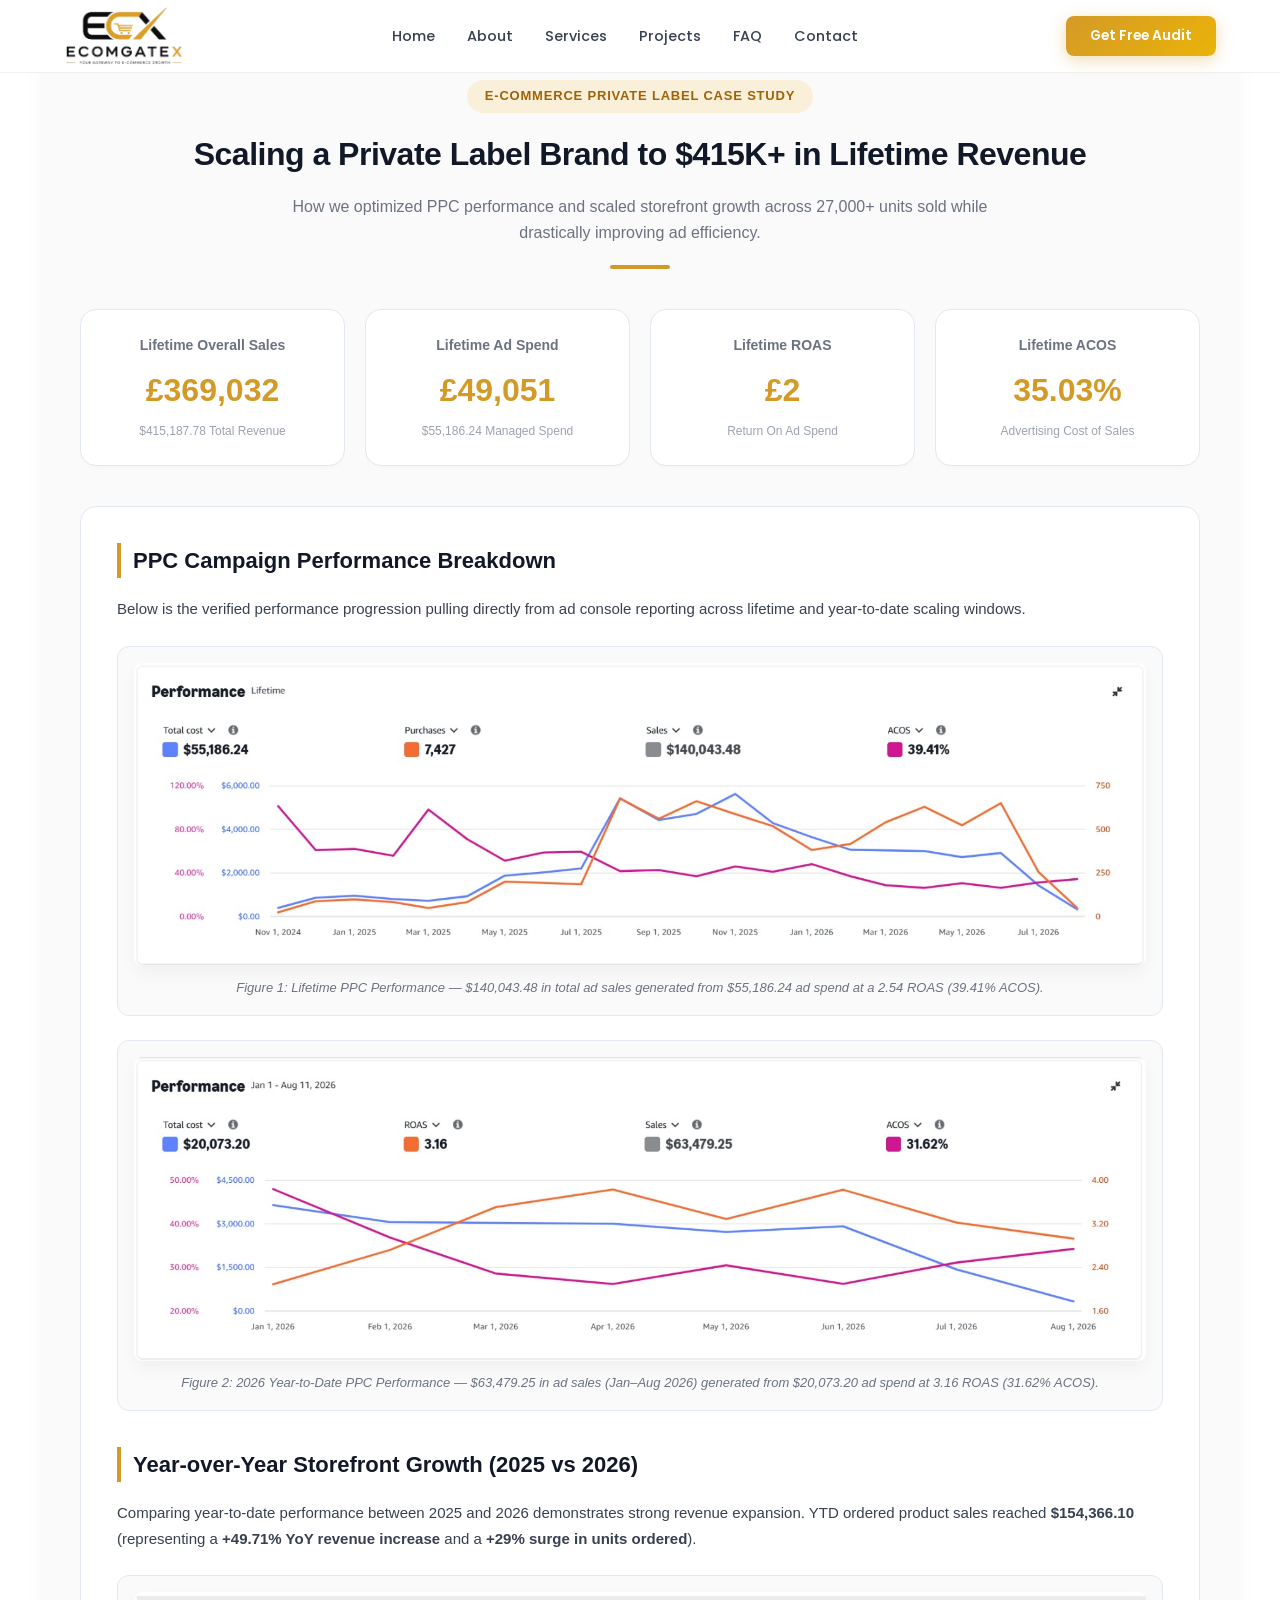
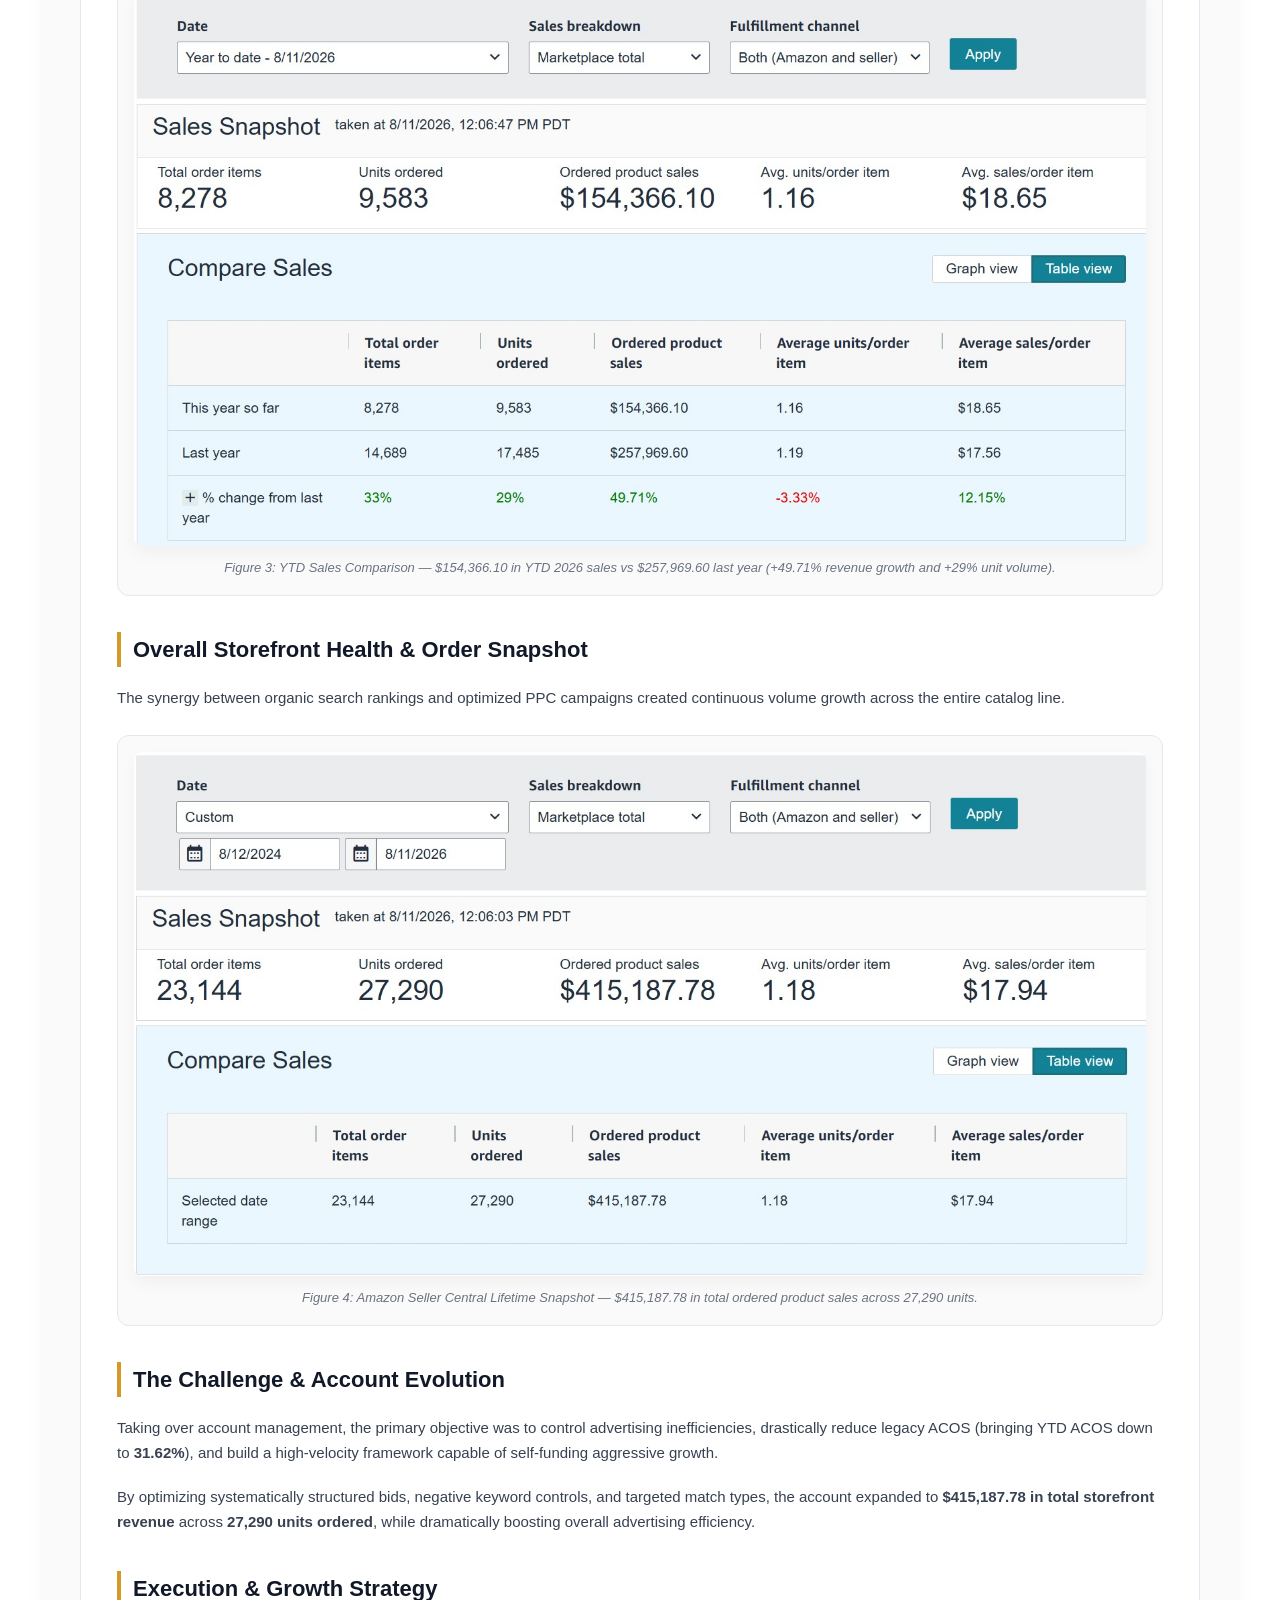
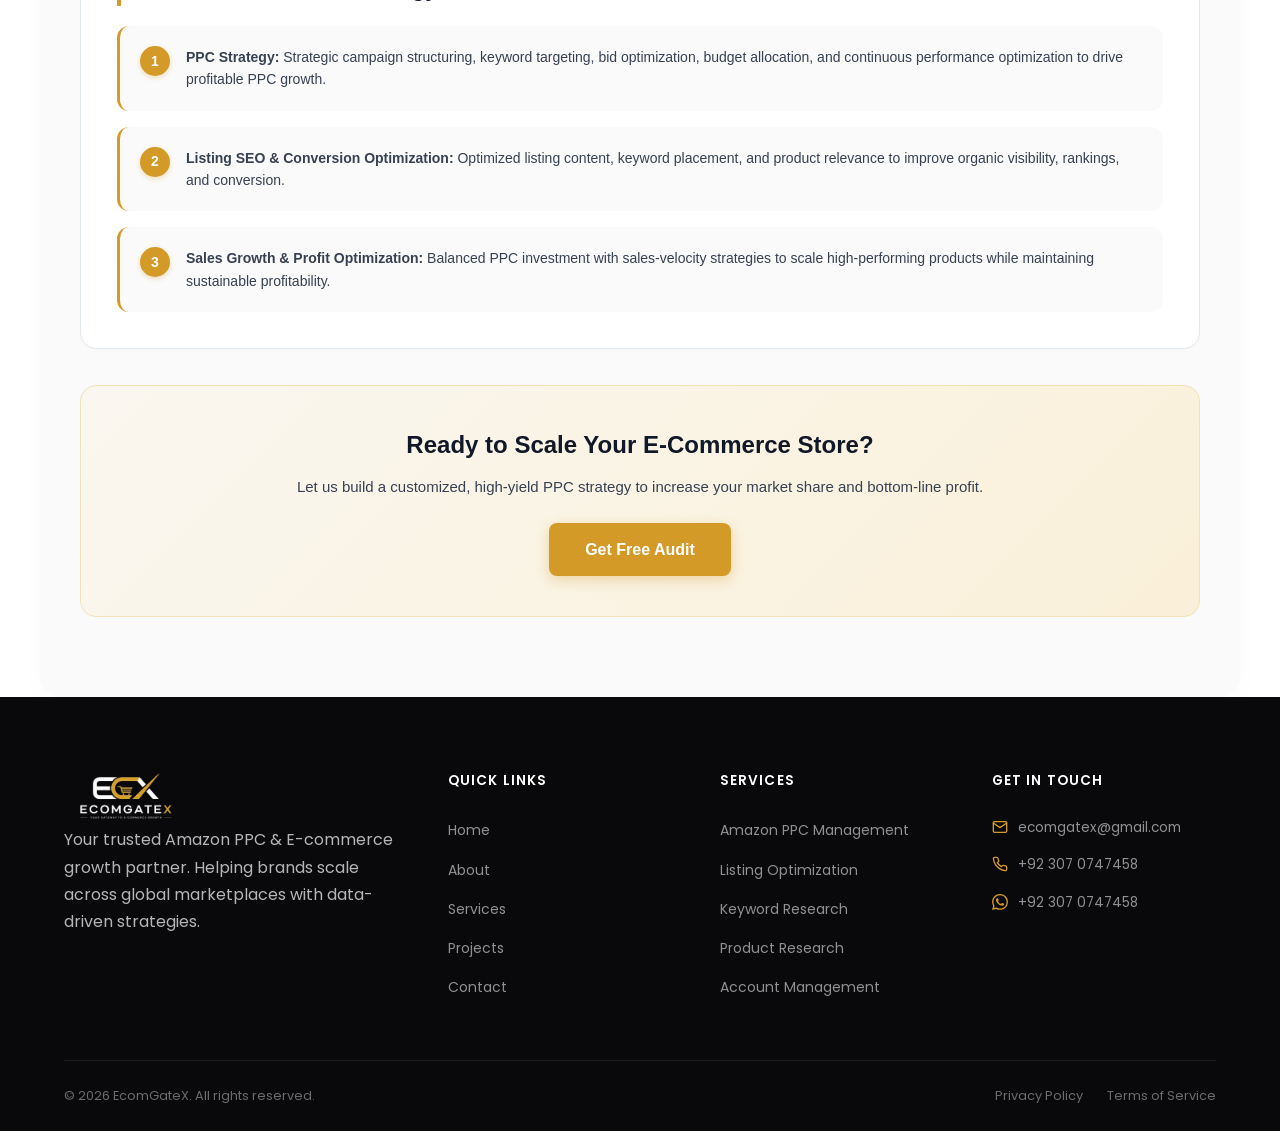
<file: pro3.html>
<!DOCTYPE html>
<html lang="en">
<head>
    <meta charset="UTF-8">
    <meta name="viewport" content="width=device-width, initial-scale=1.0">
     <base href="/">
    <title>EcomGateX — Amazon PPC & Private Label Specialist | Tayyab Anwar</title>
    <link rel="icon" type="image/x-icon" href="imgs/favicon-img.png" >
    <meta name="description" content="EcomGateX by Tayyab Anwar — Expert Amazon PPC management, listing optimization, keyword research & private label services across USA, UK, DE, NL, AU & UAE.">
    
    <!-- Google Fonts: Poppins -->
    <link rel="preconnect" href="https://fonts.googleapis.com">
    <link rel="preconnect" href="https://fonts.gstatic.com" crossorigin>
    <link href="https://fonts.googleapis.com/css2?family=Poppins:wght@300;400;500;600;700;800&display=swap" rel="stylesheet">
    
    <link rel="stylesheet" href="style12.css">
    <link rel="stylesheet" href="style2.css">
</head>
<body>


<!-- Dynamic Header Placeholder -->
    <div id="global-header"></div>


    

<div class="cstwo-wrapper">
  
  <!-- Header Section -->
  <header class="cstwo-header">
    <span class="cstwo-badge">E-Commerce Private Label Case Study</span>
    <h1 class="cstwo-title">Scaling a Private Label Brand to $415K+ in Lifetime Revenue</h1>
    <p class="cstwo-subtitle">How we optimized PPC performance and scaled storefront growth across 27,000+ units sold while drastically improving ad efficiency.</p>
    <div class="cstwo-header-divider"></div>
  </header>

  <!-- Key Metrics Grid (Lifetime Overall Sales, Ad Spend, ROAS, ACOS) -->
  <section class="cstwo-metrics-grid">
    <div class="cstwo-metric-card">
      <span class="cstwo-metric-label">Lifetime Overall Sales</span>
      <div class="cstwo-metric-value" data-target2="415188">$415.2K+</div>
      <span class="cstwo-metric-sub">$415,187.78 Total Revenue</span>
    </div>
    <div class="cstwo-metric-card">
      <span class="cstwo-metric-label">Lifetime Ad Spend</span>
      <div class="cstwo-metric-value" data-target2="55186">$55.2K</div>
      <span class="cstwo-metric-sub">$55,186.24 Managed Spend</span>
    </div>
    <div class="cstwo-metric-card">
      <span class="cstwo-metric-label">Lifetime ROAS</span>
      <div class="cstwo-metric-value" data-target2="2.54">2.54</div>
      <span class="cstwo-metric-sub">Return On Ad Spend</span>
    </div>
    <div class="cstwo-metric-card">
      <span class="cstwo-metric-label">Lifetime ACOS</span>
      <div class="cstwo-metric-value" data-target2="39.41" data-is-percent2="true">39.41%</div>
      <span class="cstwo-metric-sub">Advertising Cost of Sales</span>
    </div>
  </section>

  <!-- Case Study Body -->
  <main class="cstwo-content">

    <!-- Section: PPC Performance Screenshots -->
    <div class="cstwo-section">
      <h2 class="cstwo-section-title">PPC Campaign Performance Breakdown</h2>
      <p>Below is the verified performance progression pulling directly from ad console reporting across lifetime and year-to-date scaling windows.</p>
      
      <!-- PPC Image 1: Lifetime -->
      <div class="cstwo-image-container">
        <img src="/imgs/p3/lifetimeppcp3.jpeg" alt="Lifetime PPC Performance Dashboard" class="cstwo-image" />
        <span class="cstwo-image-caption">Figure 1: Lifetime PPC Performance — $140,043.48 in total ad sales generated from $55,186.24 ad spend at a 2.54 ROAS (39.41% ACOS).</span>
      </div>

      <!-- PPC Image 2: Year To Date 2026 -->
      <div class="cstwo-image-container">
        <img src="/imgs/p3/yeartodateppcp3.jpeg" alt="2026 Year to Date PPC Performance" class="cstwo-image" />
        <span class="cstwo-image-caption">Figure 2: 2026 Year-to-Date PPC Performance — $63,479.25 in ad sales (Jan–Aug 2026) generated from $20,073.20 ad spend at 3.16 ROAS (31.62% ACOS).</span>
      </div>
    </div>

    <!-- Section: YoY Overall Store Performance -->
    <div class="cstwo-section">
      <h2 class="cstwo-section-title">Year-over-Year Storefront Growth (2025 vs 2026)</h2>
      <p>Comparing year-to-date performance between 2025 and 2026 demonstrates strong revenue expansion. YTD ordered product sales reached <strong>$154,366.10</strong> (representing a <strong>+49.71% YoY revenue increase</strong> and a <strong>+29% surge in units ordered</strong>).</p>
      
      <!-- YTD Sales Snapshot -->
      <div class="cstwo-image-container">
        <img src="/imgs/p3/yeartodatep3.jpeg" alt="Amazon Seller Central YTD Sales Comparison" class="cstwo-image" />
        <span class="cstwo-image-caption">Figure 3: YTD Sales Comparison — $154,366.10 in YTD 2026 sales vs $257,969.60 last year (+49.71% revenue growth and +29% unit volume).</span>
      </div>
    </div>

    <!-- Section: Storefront Lifetime Stats -->
    <div class="cstwo-section">
      <h2 class="cstwo-section-title">Overall Storefront Health & Order Snapshot</h2>
      <p>The synergy between organic search rankings and optimized PPC campaigns created continuous volume growth across the entire catalog line.</p>
      
      <!-- Final Lifetime Image -->
      <div class="cstwo-image-container">
        <img src="/imgs/p3/overallresultp3.jpeg" alt="Lifetime Amazon Seller Central Sales Snapshot" class="cstwo-image" />
        <span class="cstwo-image-caption">Figure 4: Amazon Seller Central Lifetime Snapshot — $415,187.78 in total ordered product sales across 27,290 units.</span>
      </div>
    </div>

    <!-- Section: The Challenge & Evolution -->
    <div class="cstwo-section">
      <h2 class="cstwo-section-title">The Challenge & Account Evolution</h2>
      <p>Taking over account management, the primary objective was to control advertising inefficiencies, drastically reduce legacy ACOS (bringing YTD ACOS down to <strong>31.62%</strong>), and build a high-velocity framework capable of self-funding aggressive growth.</p>
      <p>By optimizing systematically structured bids, negative keyword controls, and targeted match types, the account expanded to <strong>$415,187.78 in total storefront revenue</strong> across <strong>27,290 units ordered</strong>, while dramatically boosting overall advertising efficiency.</p>
    </div>

    <!-- Section: Strategy -->
    <div class="cstwo-section">
      <h2 class="cstwo-section-title">Execution & Growth Strategy</h2>
      <div class="cstwo-strategy-steps">
        <div class="cstwo-step">
          <div class="cstwo-step-number">1</div>
          <div class="cstwo-step-text">
            <strong>PPC Strategy:</strong> Strategic campaign structuring, keyword targeting, bid optimization, budget allocation, and continuous performance optimization to drive profitable PPC growth.
          </div>
        </div>
        <div class="cstwo-step">
          <div class="cstwo-step-number">2</div>
          <div class="cstwo-step-text">
            <strong>Listing SEO & Conversion Optimization:</strong> Optimized listing content, keyword placement, and product relevance to improve organic visibility, rankings, and conversion.
          </div>
        </div>
        <div class="cstwo-step">
          <div class="cstwo-step-number">3</div>
          <div class="cstwo-step-text">
            <strong>Sales Growth & Profit Optimization:</strong> Balanced PPC investment with sales-velocity strategies to scale high-performing products while maintaining sustainable profitability.
          </div>
        </div>
      </div>
    </div>

  </main>

  <!-- CTA Footer Section -->
  <footer class="cstwo-footer">
    <h3>Ready to Scale Your E-Commerce Store?</h3>
    <p>Let us build a customized, high-yield PPC strategy to increase your market share and bottom-line profit.</p>
    <a href="https://wa.me/923070747458?text=Hi%2C%20I%20would%20like%20to%20get%20a%20free%20audit" target="_blank" class="cstwo-cta-btn">Get Free Audit</a>
  </footer>

</div>

<footer class="footer">
    <div class="container">
        <div class="footer-grid">
            <!-- Column 1: Brand / Logo -->
            <div>
                <img src="whitelogo.png" alt="EcomGateX Logo" style="width: 120px; height: auto;">
                <p class="footer-brand">Your trusted Amazon PPC & E-commerce growth partner. Helping brands scale across global marketplaces with data-driven strategies.</p>
            </div>

            <!-- Column 2: Quick Links -->
            <div class="footer-col">
                <h4>Quick Links</h4>
                <ul>
                    <li><a href="index.html">Home</a></li>
                    <li><a href="index.html#about">About</a></li>
                    <li><a href="index.html#services">Services</a></li>
                    <li><a href="portfoliopage.html">Projects</a></li>
                    <li><a href="index.html#contact">Contact</a></li>
                </ul>
            </div>

            <!-- Column 3: Services -->
            <div class="footer-col">
                <h4>Services</h4>
                <ul>
                    <li><a href="index.html#services">Amazon PPC Management</a></li>
                    <li><a href="index.html#services">Listing Optimization</a></li>
                    <li><a href="index.html#services">Keyword Research</a></li>
                    <li><a href="index.html#services">Product Research</a></li>
                    <li><a href="index.html#services">Account Management</a></li>
                </ul>
            </div>

            <!-- Column 4: Contact Information -->
            <div class="footer-col">
                <h4>Get In Touch</h4>
                <div class="footer-contact-item">
                    <svg xmlns="http://www.w3.org/2000/svg" viewBox="0 0 24 24" fill="none" stroke="currentColor" stroke-width="2" stroke-linecap="round" stroke-linejoin="round">
                        <path d="M4 4h16c1.1 0 2 .9 2 2v12c0 1.1-.9 2-2 2H4c-1.1 0-2-.9-2-2V6c0-1.1.9-2 2-2z"></path>
                        <polyline points="22,6 12,13 2,6"></polyline>
                    </svg>
                    <a href="mailto:ecomgatex@gmail.com">ecomgatex@gmail.com</a>
                </div>
                <div class="footer-contact-item">
                    <svg xmlns="http://www.w3.org/2000/svg" viewBox="0 0 24 24" fill="none" stroke="currentColor" stroke-width="2" stroke-linecap="round" stroke-linejoin="round">
                        <path d="M22 16.92v3a2 2 0 0 1-2.18 2 19.79 19.79 0 0 1-8.63-3.07 19.5 19.5 0 0 1-6-6 19.79 19.79 0 0 1-3.07-8.67A2 2 0 0 1 4.11 2h3a2 2 0 0 1 2 1.72 12.84 12.84 0 0 0 .7 2.81 2 2 0 0 1-.45 2.11L8.09 9.91a16 16 0 0 0 6 6l1.27-1.27a2 2 0 0 1 2.11-.45 12.84 12.84 0 0 0 2.81.7A2 2 0 0 1 22 16.92z"></path>
                    </svg>
                    <a href="tel:+923070747458">+92 307 0747458</a>
                </div>
                <div class="footer-contact-item">
                    <svg xmlns="http://www.w3.org/2000/svg" viewBox="0 0 24 24" fill="currentColor">
                        <path d="M17.472 14.382c-.297-.149-1.758-.867-2.03-.967-.273-.099-.471-.148-.67.15-.197.297-.767.966-.94 1.164-.173.199-.347.223-.644.075-.297-.15-1.255-.463-2.39-1.475-.883-.788-1.48-1.761-1.653-2.059-.173-.297-.018-.458.13-.606.134-.133.298-.347.446-.52.149-.174.198-.298.298-.497.099-.198.05-.371-.025-.52-.075-.149-.669-1.612-.916-2.207-.242-.579-.487-.5-.669-.51-.173-.008-.371-.01-.57-.01-.198 0-.52.074-.792.372-.272.297-1.04 1.016-1.04 2.479 0 1.462 1.065 2.875 1.213 3.074.149.198 2.096 3.2 5.077 4.487.709.306 1.262.489 1.694.625.712.227 1.36.195 1.871.118.571-.085 1.758-.719 2.006-1.413.248-.694.248-1.289.173-1.413-.074-.124-.272-.198-.57-.347m-5.421 7.403h-.004a9.87 9.87 0 01-5.031-1.378l-.361-.214-3.741.982.998-3.648-.235-.374a9.86 9.86 0 01-1.51-5.26c.001-5.45 4.436-9.884 9.888-9.884 2.64 0 5.122 1.03 6.988 2.898a9.825 9.825 0 012.893 6.994c-.003 5.45-4.437 9.884-9.885 9.884m8.413-18.297A11.815 11.815 0 0012.05 0C5.495 0 .16 5.335.157 11.892c0 2.096.547 4.142 1.588 5.945L.057 24l6.305-1.654a11.882 11.882 0 005.683 1.448h.005c6.554 0 11.89-5.335 11.893-11.893a11.821 11.821 0 00-3.48-8.413z"></path>
                    </svg>
                    <a href="https://wa.me/923070747458" target="_blank" rel="noopener noreferrer">+92 307 0747458</a>
                </div>
            </div>
        </div>

        <!-- Footer Bottom -->
        <div class="footer-bottom">
            <p>&copy; 2026 EcomGateX. All rights reserved.</p>
            <div class="footer-bottom-links">
                <a href="policies.html">Privacy Policy</a>
                <a href="policies.html">Terms of Service</a>
            </div>
        </div>
    </div>
</footer>


    <!-- ========================================
         JAVASCRIPT
    ======================================== -->
    <script src="main.js"></script>

</body>
</html>
</file>
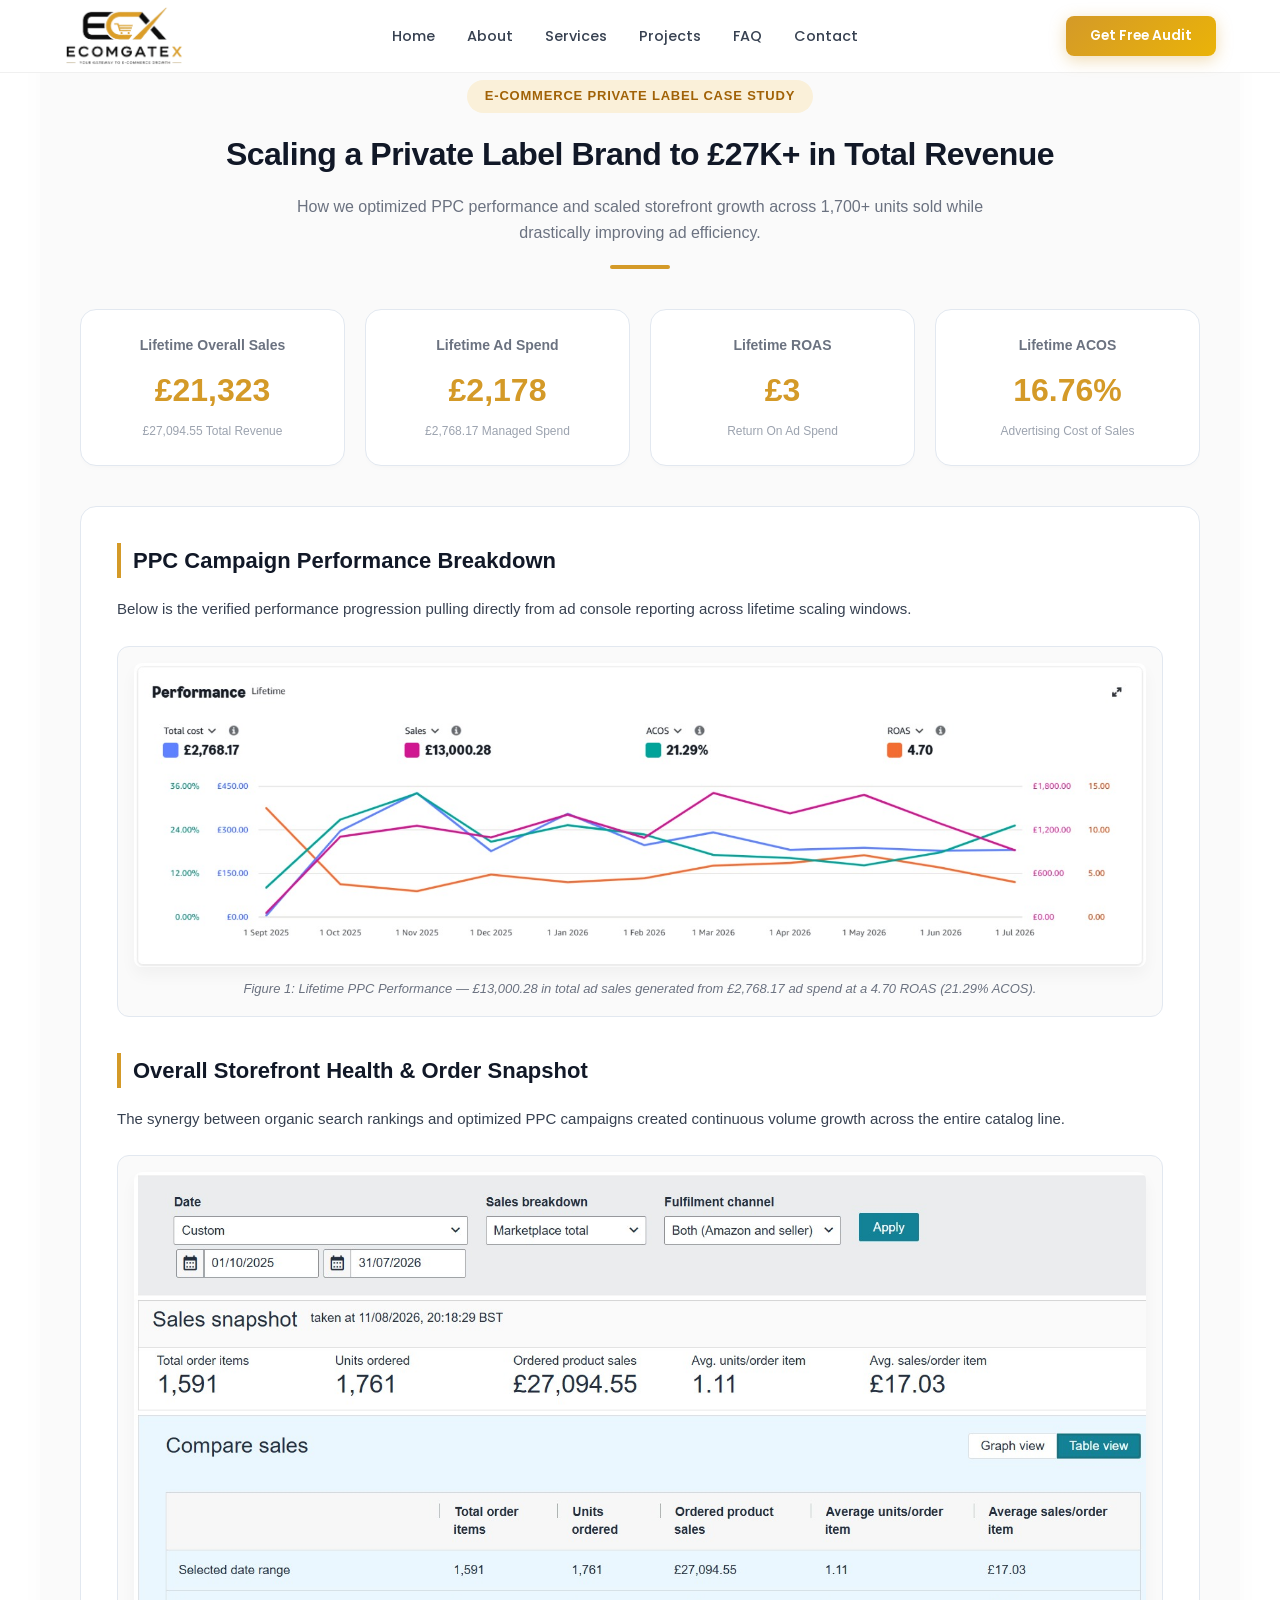
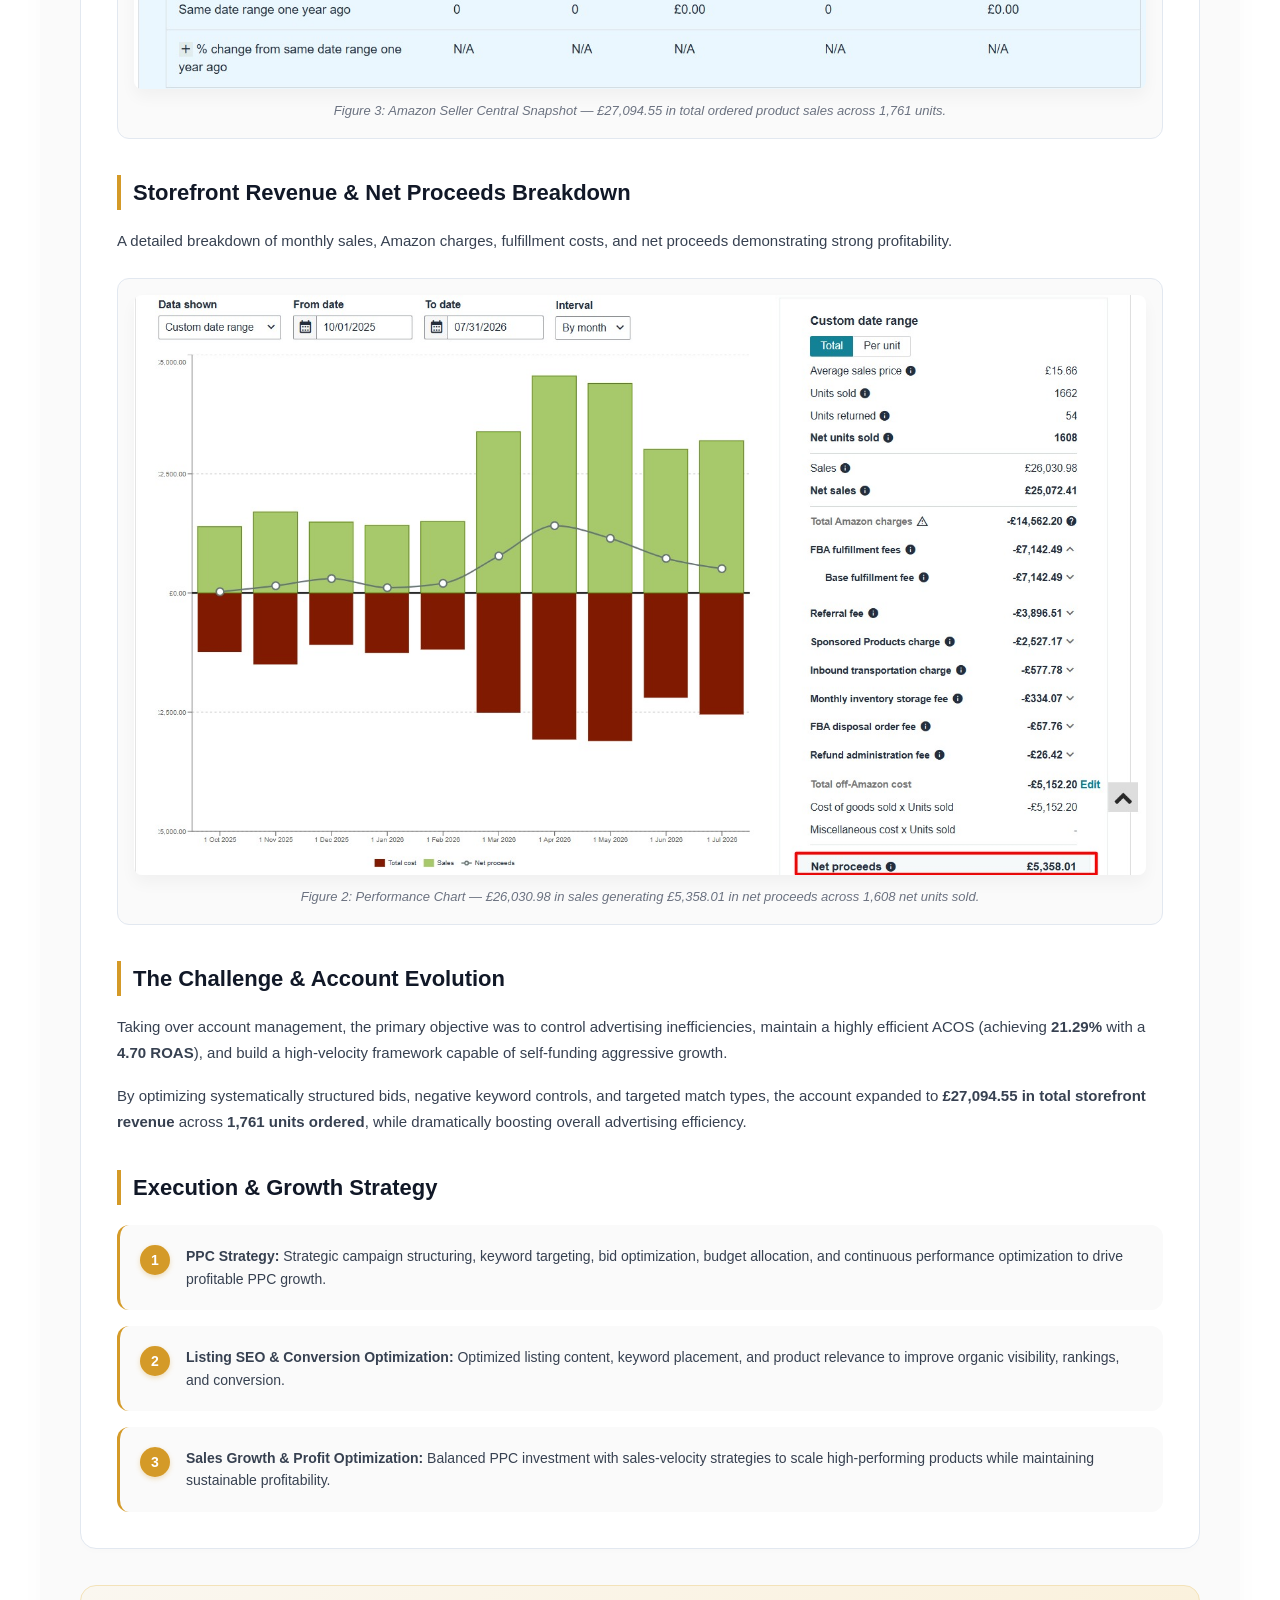
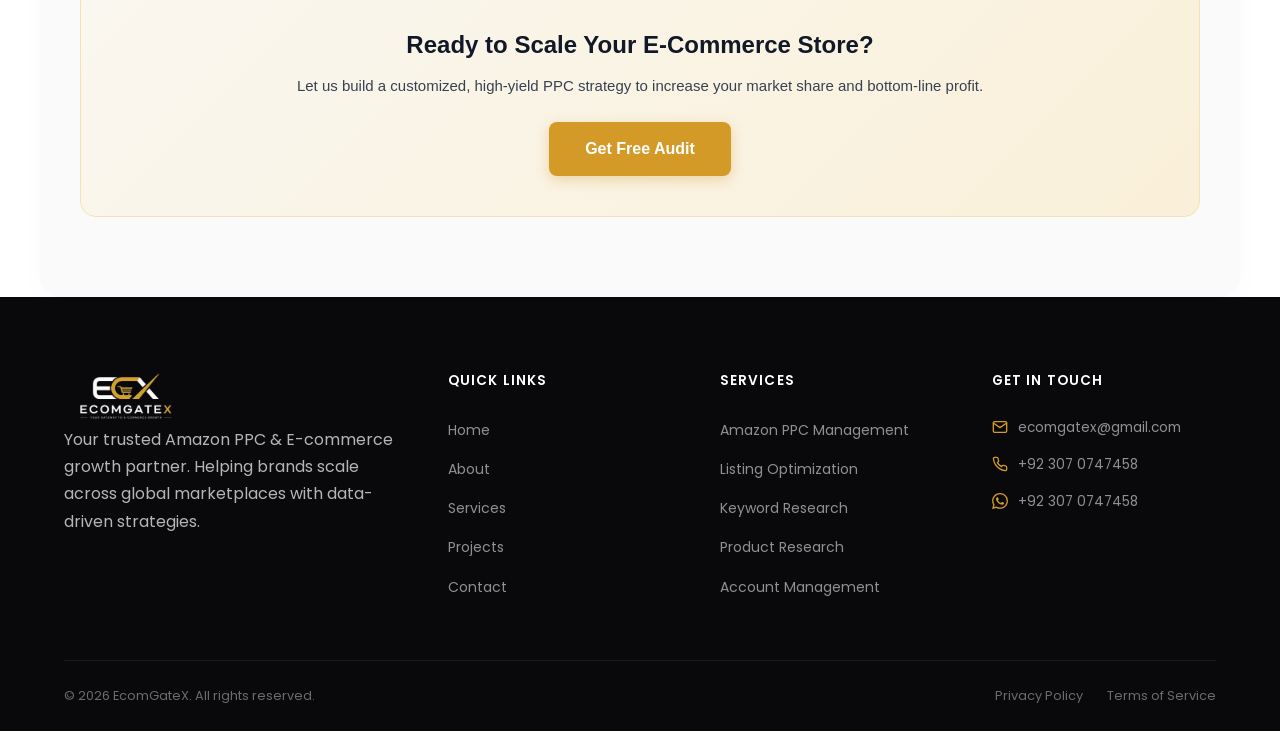
<file: pro4.html>
<!DOCTYPE html>
<html lang="en">
<head>
    <meta charset="UTF-8">
    <meta name="viewport" content="width=device-width, initial-scale=1.0">
     <base href="/">
    <title>EcomGateX — Amazon PPC & Private Label Specialist | Tayyab Anwar</title>
    <link rel="icon" type="image/x-icon" href="imgs/favicon-img.png" >
    <meta name="description" content="EcomGateX by Tayyab Anwar — Expert Amazon PPC management, listing optimization, keyword research & private label services across USA, UK, DE, NL, AU & UAE.">
    
    <!-- Google Fonts: Poppins -->
    <link rel="preconnect" href="https://fonts.googleapis.com">
    <link rel="preconnect" href="https://fonts.gstatic.com" crossorigin>
    <link href="https://fonts.googleapis.com/css2?family=Poppins:wght@300;400;500;600;700;800&display=swap" rel="stylesheet">
    
    <link rel="stylesheet" href="style12.css">
    <link rel="stylesheet" href="style2.css">
</head>
<body>

<!-- Dynamic Header Placeholder -->
    <div id="global-header"></div>

    
<div class="cstwo-wrapper">
  
  <!-- Header Section -->
  <header class="cstwo-header">
    <span class="cstwo-badge">E-Commerce Private Label Case Study</span>
    <h1 class="cstwo-title">Scaling a Private Label Brand to £27K+ in Total Revenue</h1>
    <p class="cstwo-subtitle">How we optimized PPC performance and scaled storefront growth across 1,700+ units sold while drastically improving ad efficiency.</p>
    <div class="cstwo-header-divider"></div>
  </header>

  <!-- Key Metrics Grid (Lifetime Overall Sales, Ad Spend, ROAS, ACOS) -->
  <section class="cstwo-metrics-grid">
    <div class="cstwo-metric-card">
      <span class="cstwo-metric-label">Lifetime Overall Sales</span>
      <div class="cstwo-metric-value" data-target2="27095">£27.1K+</div>
      <span class="cstwo-metric-sub">£27,094.55 Total Revenue</span>
    </div>
    <div class="cstwo-metric-card">
      <span class="cstwo-metric-label">Lifetime Ad Spend</span>
      <div class="cstwo-metric-value" data-target2="2768">£2.8K</div>
      <span class="cstwo-metric-sub">£2,768.17 Managed Spend</span>
    </div>
    <div class="cstwo-metric-card">
      <span class="cstwo-metric-label">Lifetime ROAS</span>
      <div class="cstwo-metric-value" data-target2="4.70">4.70</div>
      <span class="cstwo-metric-sub">Return On Ad Spend</span>
    </div>
    <div class="cstwo-metric-card">
      <span class="cstwo-metric-label">Lifetime ACOS</span>
      <div class="cstwo-metric-value" data-target2="21.29" data-is-percent2="true">21.29%</div>
      <span class="cstwo-metric-sub">Advertising Cost of Sales</span>
    </div>
  </section>

  <!-- Case Study Body -->
  <main class="cstwo-content">

    <!-- Section: PPC Performance Screenshots -->
    <div class="cstwo-section">
      <h2 class="cstwo-section-title">PPC Campaign Performance Breakdown</h2>
      <p>Below is the verified performance progression pulling directly from ad console reporting across lifetime scaling windows.</p>
      
      <!-- PPC Image: Lifetime -->
      <div class="cstwo-image-container">
        <img src="/imgs/p4/lifetimeppcp4.jpeg" alt="Lifetime PPC Performance Dashboard" class="cstwo-image" />
        <span class="cstwo-image-caption">Figure 1: Lifetime PPC Performance — £13,000.28 in total ad sales generated from £2,768.17 ad spend at a 4.70 ROAS (21.29% ACOS).</span>
      </div>
    </div>

    <!-- Section: Storefront Lifetime Stats -->
    <div class="cstwo-section">
      <h2 class="cstwo-section-title">Overall Storefront Health & Order Snapshot</h2>
      <p>The synergy between organic search rankings and optimized PPC campaigns created continuous volume growth across the entire catalog line.</p>
      
      <!-- Final Lifetime Image -->
      <div class="cstwo-image-container">
        <img src="/imgs/p4/overalllifetimep4.jpeg" alt="Lifetime Amazon Seller Central Sales Snapshot" class="cstwo-image" />
        <span class="cstwo-image-caption">Figure 3: Amazon Seller Central Snapshot — £27,094.55 in total ordered product sales across 1,761 units.</span>
      </div>
    </div>

    <!-- Section: Storefront Revenue & Cost Breakdown -->
    <div class="cstwo-section">
      <h2 class="cstwo-section-title">Storefront Revenue & Net Proceeds Breakdown</h2>
      <p>A detailed breakdown of monthly sales, Amazon charges, fulfillment costs, and net proceeds demonstrating strong profitability.</p>
      
      <!-- Performance Chart Snapshot -->
      <div class="cstwo-image-container">
        <img src="/imgs/p4/performancechartp4.jpeg" alt="Sales and Cost Breakdown Chart" class="cstwo-image" />
        <span class="cstwo-image-caption">Figure 2: Performance Chart — £26,030.98 in sales generating £5,358.01 in net proceeds across 1,608 net units sold.</span>
      </div>
    </div>

    <!-- Section: The Challenge & Evolution -->
    <div class="cstwo-section">
      <h2 class="cstwo-section-title">The Challenge & Account Evolution</h2>
      <p>Taking over account management, the primary objective was to control advertising inefficiencies, maintain a highly efficient ACOS (achieving <strong>21.29%</strong> with a <strong>4.70 ROAS</strong>), and build a high-velocity framework capable of self-funding aggressive growth.</p>
      <p>By optimizing systematically structured bids, negative keyword controls, and targeted match types, the account expanded to <strong>£27,094.55 in total storefront revenue</strong> across <strong>1,761 units ordered</strong>, while dramatically boosting overall advertising efficiency.</p>
    </div>

    <!-- Section: Strategy -->
    <div class="cstwo-section">
      <h2 class="cstwo-section-title">Execution & Growth Strategy</h2>
      <div class="cstwo-strategy-steps">
        <div class="cstwo-step">
          <div class="cstwo-step-number">1</div>
          <div class="cstwo-step-text">
            <strong>PPC Strategy:</strong> Strategic campaign structuring, keyword targeting, bid optimization, budget allocation, and continuous performance optimization to drive profitable PPC growth.
          </div>
        </div>
        <div class="cstwo-step">
          <div class="cstwo-step-number">2</div>
          <div class="cstwo-step-text">
            <strong>Listing SEO & Conversion Optimization:</strong> Optimized listing content, keyword placement, and product relevance to improve organic visibility, rankings, and conversion.
          </div>
        </div>
        <div class="cstwo-step">
          <div class="cstwo-step-number">3</div>
          <div class="cstwo-step-text">
            <strong>Sales Growth & Profit Optimization:</strong> Balanced PPC investment with sales-velocity strategies to scale high-performing products while maintaining sustainable profitability.
          </div>
        </div>
      </div>
    </div>

  </main>

  <!-- CTA Footer Section -->
  <footer class="cstwo-footer">
    <h3>Ready to Scale Your E-Commerce Store?</h3>
    <p>Let us build a customized, high-yield PPC strategy to increase your market share and bottom-line profit.</p>
    <a href="https://wa.me/923070747458?text=Hi%2C%20I%20would%20like%20to%20get%20a%20free%20audit" target="_blank" class="cstwo-cta-btn">Get Free Audit</a>
  </footer>

</div>


<footer class="footer">
    <div class="container">
        <div class="footer-grid">
            <!-- Column 1: Brand / Logo -->
            <div>
                <img src="whitelogo.png" alt="EcomGateX Logo" style="width: 120px; height: auto;">
                <p class="footer-brand">Your trusted Amazon PPC & E-commerce growth partner. Helping brands scale across global marketplaces with data-driven strategies.</p>
            </div>

            <!-- Column 2: Quick Links -->
            <div class="footer-col">
                <h4>Quick Links</h4>
                <ul>
                    <li><a href="index.html">Home</a></li>
                    <li><a href="index.html#about">About</a></li>
                    <li><a href="index.html#services">Services</a></li>
                    <li><a href="portfoliopage.html">Projects</a></li>
                    <li><a href="index.html#contact">Contact</a></li>
                </ul>
            </div>

            <!-- Column 3: Services -->
            <div class="footer-col">
                <h4>Services</h4>
                <ul>
                    <li><a href="index.html#services">Amazon PPC Management</a></li>
                    <li><a href="index.html#services">Listing Optimization</a></li>
                    <li><a href="index.html#services">Keyword Research</a></li>
                    <li><a href="index.html#services">Product Research</a></li>
                    <li><a href="index.html#services">Account Management</a></li>
                </ul>
            </div>

            <!-- Column 4: Contact Information -->
            <div class="footer-col">
                <h4>Get In Touch</h4>
                <div class="footer-contact-item">
                    <svg xmlns="http://www.w3.org/2000/svg" viewBox="0 0 24 24" fill="none" stroke="currentColor" stroke-width="2" stroke-linecap="round" stroke-linejoin="round">
                        <path d="M4 4h16c1.1 0 2 .9 2 2v12c0 1.1-.9 2-2 2H4c-1.1 0-2-.9-2-2V6c0-1.1.9-2 2-2z"></path>
                        <polyline points="22,6 12,13 2,6"></polyline>
                    </svg>
                    <a href="mailto:ecomgatex@gmail.com">ecomgatex@gmail.com</a>
                </div>
                <div class="footer-contact-item">
                    <svg xmlns="http://www.w3.org/2000/svg" viewBox="0 0 24 24" fill="none" stroke="currentColor" stroke-width="2" stroke-linecap="round" stroke-linejoin="round">
                        <path d="M22 16.92v3a2 2 0 0 1-2.18 2 19.79 19.79 0 0 1-8.63-3.07 19.5 19.5 0 0 1-6-6 19.79 19.79 0 0 1-3.07-8.67A2 2 0 0 1 4.11 2h3a2 2 0 0 1 2 1.72 12.84 12.84 0 0 0 .7 2.81 2 2 0 0 1-.45 2.11L8.09 9.91a16 16 0 0 0 6 6l1.27-1.27a2 2 0 0 1 2.11-.45 12.84 12.84 0 0 0 2.81.7A2 2 0 0 1 22 16.92z"></path>
                    </svg>
                    <a href="tel:+923070747458">+92 307 0747458</a>
                </div>
                <div class="footer-contact-item">
                    <svg xmlns="http://www.w3.org/2000/svg" viewBox="0 0 24 24" fill="currentColor">
                        <path d="M17.472 14.382c-.297-.149-1.758-.867-2.03-.967-.273-.099-.471-.148-.67.15-.197.297-.767.966-.94 1.164-.173.199-.347.223-.644.075-.297-.15-1.255-.463-2.39-1.475-.883-.788-1.48-1.761-1.653-2.059-.173-.297-.018-.458.13-.606.134-.133.298-.347.446-.52.149-.174.198-.298.298-.497.099-.198.05-.371-.025-.52-.075-.149-.669-1.612-.916-2.207-.242-.579-.487-.5-.669-.51-.173-.008-.371-.01-.57-.01-.198 0-.52.074-.792.372-.272.297-1.04 1.016-1.04 2.479 0 1.462 1.065 2.875 1.213 3.074.149.198 2.096 3.2 5.077 4.487.709.306 1.262.489 1.694.625.712.227 1.36.195 1.871.118.571-.085 1.758-.719 2.006-1.413.248-.694.248-1.289.173-1.413-.074-.124-.272-.198-.57-.347m-5.421 7.403h-.004a9.87 9.87 0 01-5.031-1.378l-.361-.214-3.741.982.998-3.648-.235-.374a9.86 9.86 0 01-1.51-5.26c.001-5.45 4.436-9.884 9.888-9.884 2.64 0 5.122 1.03 6.988 2.898a9.825 9.825 0 012.893 6.994c-.003 5.45-4.437 9.884-9.885 9.884m8.413-18.297A11.815 11.815 0 0012.05 0C5.495 0 .16 5.335.157 11.892c0 2.096.547 4.142 1.588 5.945L.057 24l6.305-1.654a11.882 11.882 0 005.683 1.448h.005c6.554 0 11.89-5.335 11.893-11.893a11.821 11.821 0 00-3.48-8.413z"></path>
                    </svg>
                    <a href="https://wa.me/923070747458" target="_blank" rel="noopener noreferrer">+92 307 0747458</a>
                </div>
            </div>
        </div>

        <!-- Footer Bottom -->
        <div class="footer-bottom">
            <p>&copy; 2026 EcomGateX. All rights reserved.</p>
            <div class="footer-bottom-links">
                <a href="policies.html">Privacy Policy</a>
                <a href="policies.html">Terms of Service</a>
            </div>
        </div>
    </div>
</footer>
    <!-- ========================================
         JAVASCRIPT
    ======================================== -->
    <script src="main.js"></script>

</body>
</html>
</file>
<file: style12.css>
/* ========================================
   CSS VARIABLES & RESET
======================================== */
:root {
    --white: #FFFFFF;
    --bg-light: #FAFAFA;
    --bg-subtle: #F4F4F5;
    --bg-soft-blue: #FAF5E8;
    --text-primary: #111827;
    --text-secondary: #374151;
    --text-muted: #6B7280;
    --text-light: #9CA3AF;
    --accent-blue: #D49A28; /* Primary Brand Gold */
    --accent-blue-hover: #B8821D;
    --accent-blue-light: #FAF0D9;
    --accent-sky: #EAB308; /* Secondary Warm Amber */
    --accent-teal: #D49A28;
    --cta-primary: #D49A28;
    --cta-primary-hover: #B8821D;
    --cta-orange: #EAB308;
    --cta-orange-hover: #CA8A04;
    --border-light: #E5E7EB;
    --border-medium: #D1D5DB;
    --shadow-sm: 0 1px 3px rgba(0,0,0,0.06), 0 1px 2px rgba(0,0,0,0.04);
    --shadow-md: 0 4px 14px rgba(0,0,0,0.08), 0 2px 6px rgba(0,0,0,0.04);
    --shadow-lg: 0 10px 30px rgba(0,0,0,0.1), 0 4px 10px rgba(0,0,0,0.04);
    --shadow-xl: 0 20px 50px rgba(0,0,0,0.12);
    --radius-sm: 8px;
    --radius-md: 12px;
    --radius-lg: 16px;
    --radius-xl: 24px;
    --transition: all 0.3s cubic-bezier(0.4, 0, 0.2, 1);
    --font: 'Poppins', 'Segoe UI', sans-serif;
}

*, *::before, *::after {
    margin: 0;
    padding: 0;
    box-sizing: border-box;
}

html {
    scroll-behavior: smooth;
    scroll-padding-top: 80px;
    overflow-x: hidden;
    width: 100%;
}

body {
    font-family: var(--font);
    font-size: 16px;
    line-height: 1.7;
    color: var(--text-secondary);
    background-color: var(--white);
    overflow-x: hidden;
    width: 100%;
    position: relative;
    -webkit-font-smoothing: antialiased;
    -moz-osx-font-smoothing: grayscale;
}

img {
    max-width: 100%;
    height: auto;
    display: block;
}

a {
    text-decoration: none;
    color: inherit;
    transition: var(--transition);
}

ul, ol {
    list-style: none;
}

/* ========================================
   UTILITY CLASSES
======================================== */
.container {
    width: 100%;
    max-width: 1200px;
    margin: 0 auto;
    padding: 0 24px;
    box-sizing: border-box;
}

.section-padding {
    padding: 80px 0;
}

.section-padding-lg {
    padding: 100px 0;
}

.section-heading {
    text-align: center;
    margin-bottom: 48px;
}

.section-heading h2 {
    font-size: 2.25rem;
    font-weight: 700;
    color: var(--text-primary);
    margin-bottom: 16px;
    letter-spacing: -0.02em;
}

.section-heading p {
    font-size: 1.0625rem;
    color: var(--text-muted);
    max-width: 600px;
    margin: 0 auto;
    line-height: 1.7;
}

.badge {
    display: inline-block;
    font-size: 0.75rem;
    font-weight: 600;
    text-transform: uppercase;
    letter-spacing: 0.08em;
    padding: 4px 14px;
    border-radius: 50px;
    background: var(--accent-blue-light);
    color: #A16207;
    margin-bottom: 12px;
}

.btn {
    display: inline-flex;
    align-items: center;
    gap: 8px;
    font-family: var(--font);
    font-size: 0.9375rem;
    font-weight: 600;
    padding: 14px 32px;
    border-radius: var(--radius-sm);
    border: none;
    cursor: pointer;
    transition: var(--transition);
    text-align: center;
    line-height: 1.4;
}

.btn-primary {
    background: linear-gradient(135deg, var(--cta-primary), var(--cta-orange));
    color: var(--white);
    box-shadow: 0 4px 16px rgba(212, 154, 40, 0.35);
}

.btn-primary:hover {
    transform: translateY(-2px);
    box-shadow: 0 6px 24px rgba(212, 154, 40, 0.45);
}

.btn-secondary {
    background: var(--text-primary);
    color: var(--white);
    box-shadow: 0 4px 16px rgba(17, 24, 39, 0.25);
}

.btn-secondary:hover {
    background: #1F2937;
    transform: translateY(-2px);
    box-shadow: 0 6px 24px rgba(17, 24, 39, 0.35);
}

.btn-outline {
    background: transparent;
    color: var(--accent-blue);
    border: 2px solid var(--accent-blue);
}

.btn-outline:hover {
    background: var(--accent-blue);
    color: var(--white);
    transform: translateY(-2px);
}

.btn-whatsapp {
    background: #25D366;
    color: var(--white);
    box-shadow: 0 4px 16px rgba(37, 211, 102, 0.35);
}

.btn-whatsapp:hover {
    background: #1EBE57;
    transform: translateY(-2px);
    box-shadow: 0 6px 24px rgba(37, 211, 102, 0.45);
}

.btn-white {
    background: var(--white);
    color: var(--text-primary);
    box-shadow: var(--shadow-md);
}

.btn-white:hover {
    transform: translateY(-2px);
    box-shadow: var(--shadow-lg);
    color: var(--accent-blue);
}

/* ========================================
   1. HEADER / NAVIGATION
======================================== */
.header {
    position: fixed;
    top: 0;
    left: 0;
    width: 100%;
    z-index: 1000;
    background: rgba(255, 255, 255, 0.95);
    backdrop-filter: blur(20px);
    -webkit-backdrop-filter: blur(20px);
    border-bottom: 1px solid rgba(0, 0, 0, 0.06);
    transition: var(--transition);
}

.header.scrolled {
    box-shadow: 0 2px 20px rgba(0, 0, 0, 0.06);
}

.header-inner {
    display: flex;
    align-items: center;
    justify-content: space-between;
    height: 72px;
}

.logo img {
    height: 40px;
    width: auto;
}

.nav-links {
    display: flex;
    align-items: center;
    gap: 32px;
}

.nav-links a {
    font-size: 0.9rem;
    font-weight: 500;
    color: var(--text-secondary);
    position: relative;
    padding: 4px 0;
}

.nav-links a::after {
    content: '';
    position: absolute;
    bottom: -2px;
    left: 0;
    width: 0;
    height: 2px;
    background: var(--accent-blue);
    border-radius: 2px;
    transition: width 0.3s ease;
}

.nav-links a:hover {
    color: var(--accent-blue);
}

.nav-links a:hover::after {
    width: 100%;
}

.header-cta {
    padding: 10px 24px;
    font-size: 0.85rem;
}

/* Hamburger Menu */
.hamburger {
    display: none;
    flex-direction: column;
    gap: 5px;
    cursor: pointer;
    padding: 8px;
    z-index: 1001;
}

.hamburger span {
    display: block;
    width: 24px;
    height: 2.5px;
    background: var(--text-primary);
    border-radius: 2px;
    transition: var(--transition);
}

.hamburger.active span:nth-child(1) {
    transform: rotate(45deg) translate(5px, 5px);
}

.hamburger.active span:nth-child(2) {
    opacity: 0;
}

.hamburger.active span:nth-child(3) {
    transform: rotate(-45deg) translate(6px, -6px);
}

/* Mobile Nav */
.mobile-nav {
    display: flex;
    flex-direction: column;
    position: fixed;
    top: 72px;
    left: 0;
    width: 100%;
    background: rgba(255, 255, 255, 0.98);
    backdrop-filter: blur(20px);
    -webkit-backdrop-filter: blur(20px);
    padding: 24px;
    border-bottom: 1px solid var(--border-light);
    box-shadow: 0 10px 30px rgba(0,0,0,0.08);
    transform: translateY(-20px);
    opacity: 0;
    visibility: hidden;
    transition: var(--transition);
    pointer-events: none;
    z-index: 999;
}

.mobile-nav.open {
    transform: translateY(0);
    opacity: 1;
    visibility: visible;
    pointer-events: all;
}

.mobile-nav a {
    display: block;
    padding: 14px 0;
    font-size: 1rem;
    font-weight: 500;
    color: var(--text-secondary);
    border-bottom: 1px solid var(--border-light);
}

.mobile-nav a:last-child {
    border-bottom: none;
}

.mobile-nav a:hover {
    color: var(--accent-blue);
}

.mobile-nav .btn {
    width: 100%;
    justify-content: center;
    margin-top: 16px;
}

/* ========================================
   2. HERO / BANNER SECTION
======================================== */
.hero {
    min-height: 100vh;
    display: flex;
    align-items: center;
    position: relative;
    overflow: hidden;
    background: linear-gradient(135deg, #FAF7F0 0%, #FAF0D9 25%, #FFFFFF 50%, #F4F4F5 75%, #FAF7F0 100%);
    padding-top: 110px;
    padding-bottom: 60px;
}

.hero::before {
    content: '';
    position: absolute;
    top: -50%;
    right: -20%;
    width: 700px;
    height: 700px;
    background: radial-gradient(circle, rgba(212, 154, 40, 0.08) 0%, transparent 70%);
    border-radius: 50%;
    pointer-events: none;
}

.hero::after {
    content: '';
    position: absolute;
    bottom: -30%;
    left: -10%;
    width: 500px;
    height: 500px;
    background: radial-gradient(circle, rgba(234, 179, 8, 0.06) 0%, transparent 70%);
    border-radius: 50%;
    pointer-events: none;
}

.hero-inner {
    display: grid;
    grid-template-columns: 1fr 1fr;
    gap: 60px;
    align-items: center;
    position: relative;
    z-index: 1;
}

.hero-content .badge {
    margin-bottom: 20px;
}

.hero-content h1 {
    font-size: 3.25rem;
    font-weight: 800;
    color: var(--text-primary);
    line-height: 1.15;
    letter-spacing: -0.03em;
    margin-bottom: 20px;
}

.hero-content h1 .highlight {
    background: linear-gradient(135deg, var(--accent-blue), var(--accent-sky));
    -webkit-background-clip: text;
    -webkit-text-fill-color: transparent;
    background-clip: text;
}

.hero-content p {
    font-size: 1.125rem;
    color: var(--text-muted);
    line-height: 1.8;
    margin-bottom: 36px;
    max-width: 520px;
}

.hero-buttons {
    display: flex;
    gap: 16px;
    flex-wrap: wrap;
}

.hero-stats {
    display: flex;
    gap: 40px;
    margin-top: 48px;
    padding-top: 32px;
    border-top: 1px solid var(--border-light);
}

.hero-stat h3 {
    font-size: 1.75rem;
    font-weight: 700;
    color: var(--accent-blue);
}

.hero-stat p {
    font-size: 0.85rem;
    color: var(--text-muted);
    margin-bottom: 0;
}

.hero-image {
    position: relative;
    display: flex;
    justify-content: center;
    align-items: center;
    width: 100%;
}

.hero-image img {
    width: 100%;
    max-width: 520px;
    border-radius: var(--radius-xl);
    box-shadow: var(--shadow-xl);
}

.hero-float-card {
    position: absolute;
    background: var(--white);
    border-radius: var(--radius-md);
    padding: 16px 20px;
    box-shadow: var(--shadow-lg);
    display: flex;
    align-items: center;
    gap: 12px;
    animation: float 3s ease-in-out infinite;
    z-index: 2;
}

.hero-float-card.card-1 {
    bottom: 40px;
    left: -20px;
    animation-delay: 0s;
}

.hero-float-card.card-2 {
    top: 40px;
    right: -10px;
    animation-delay: 1.5s;
}

.float-icon {
    width: 42px;
    height: 42px;
    border-radius: 10px;
    display: flex;
    align-items: center;
    justify-content: center;
    font-size: 1.2rem;
}

.float-icon.blue {
    background: var(--accent-blue-light);
    color: #A16207;
}

.float-icon.green {
    background: #FEF3C7;
    color: #B45309;
}

.float-text strong {
    display: block;
    font-size: 0.85rem;
    color: var(--text-primary);
}

.float-text span {
    font-size: 0.75rem;
    color: var(--text-muted);
}

@keyframes float {
    0%, 100% { transform: translateY(0px); }
    50% { transform: translateY(-10px); }
}

/* ========================================
   3. PROBLEM-SOLVING SECTION
======================================== */
.problem-section {
    background: var(--white);
}

.problem-grid {
    display: grid;
    grid-template-columns: 1fr 1fr;
    gap: 60px;
    align-items: center;
}

.problem-image img {
    width: 100%;
    border-radius: var(--radius-lg);
    box-shadow: var(--shadow-lg);
}

.problem-content .badge {
    margin-bottom: 16px;
}

.problem-content h2 {
    font-size: 2.125rem;
    font-weight: 700;
    color: var(--text-primary);
    margin-bottom: 24px;
    letter-spacing: -0.02em;
    line-height: 1.25;
}

.problem-list {
    display: flex;
    flex-direction: column;
    gap: 16px;
    margin-bottom: 32px;
}

.problem-list li {
    display: flex;
    align-items: flex-start;
    gap: 14px;
    font-size: 0.95rem;
    color: var(--text-secondary);
    line-height: 1.6;
}

.problem-list .icon-wrap {
    flex-shrink: 0;
    width: 28px;
    height: 28px;
    border-radius: 50%;
    background: linear-gradient(135deg, #FAF0D9, #F5E6C8);
    display: flex;
    align-items: center;
    justify-content: center;
    margin-top: 1px;
}

.problem-list .icon-wrap svg {
    width: 14px;
    height: 14px;
    color: var(--accent-blue);
}

/* ========================================
   4. OUR WORK / PROJECTS SECTION
======================================== */
.work-section {
    background: var(--bg-light);
    width: 100%;
    overflow-x: hidden;
}

.projects-grid {
    display: grid;
    grid-template-columns: repeat(4, 1fr);
    gap: 28px;
    width: 100%;
}

.project-card {
    background: var(--white);
    border-radius: var(--radius-md);
    overflow: hidden;
    box-shadow: var(--shadow-sm);
    border: 1px solid var(--border-light);
    transition: var(--transition);
    width: 100%;
}

.project-card:hover {
    transform: translateY(-6px);
    box-shadow: var(--shadow-lg);
    border-color: transparent;
}

.project-card img {
    width: 100%;
    height: 220px;
    object-fit: cover;
}

.project-card-body {
    padding: 24px;
}

.project-tag {
    display: inline-block;
    font-size: 0.7rem;
    font-weight: 600;
    text-transform: uppercase;
    letter-spacing: 0.08em;
    padding: 4px 8px;
    border-radius: 50px;
    background: var(--accent-blue-light);
    color: #A16207;
    margin-bottom: 12px;
}

.project-card-body h3 {
    font-size: 1.125rem;
    font-weight: 600;
    color: var(--text-primary);
    margin-bottom: 8px;
}

.project-card-body p {
    font-size: 0.875rem;
    color: var(--text-muted);
    line-height: 1.6;
}

.work-cta {
    text-align: center;
    margin-top: 48px;
}

/* ========================================
   5. OUR SERVICES SECTION
======================================== */
.services-section {
    background: linear-gradient(135deg, #FAF7F0 0%, #FAFAFA 50%, #F4F4F5 100%);
}

.services-grid {
    display: grid;
    grid-template-columns: 1fr 1fr;
    gap: 60px;
    align-items: center;
}

.services-image img {
    width: 100%;
    border-radius: var(--radius-lg);
    box-shadow: var(--shadow-lg);
}

.services-list {
    display: flex;
    flex-direction: column;
    gap: 20px;
}

.service-item {
    display: flex;
    align-items: flex-start;
    gap: 16px;
    padding: 16px;
    border-radius: var(--radius-sm);
    transition: var(--transition);
}

.service-item:hover {
    background: rgba(255, 255, 255, 0.8);
    box-shadow: var(--shadow-sm);
}

.service-icon {
    flex-shrink: 0;
    width: 44px;
    height: 44px;
    border-radius: 10px;
    background: linear-gradient(135deg, var(--accent-blue), var(--accent-sky));
    display: flex;
    align-items: center;
    justify-content: center;
}

.service-icon svg {
    width: 22px;
    height: 22px;
    color: var(--white);
}

.service-text h4 {
    font-size: 0.95rem;
    font-weight: 600;
    color: var(--text-primary);
    margin-bottom: 4px;
}

.service-text p {
    font-size: 0.85rem;
    color: var(--text-muted);
    line-height: 1.5;
}

/* ========================================
   6. HOW I WORK SECTION
======================================== */
.process-section {
    background: var(--white);
}

.process-grid {
    display: grid;
    grid-template-columns: 1fr 1fr;
    gap: 60px;
    align-items: center;
}

.process-grid .process-text {
    order: 1;
}

.process-grid .process-image {
    order: 2;
}

.process-image img {
    width: 100%;
    border-radius: var(--radius-lg);
    box-shadow: var(--shadow-lg);
}

.process-steps {
    display: flex;
    flex-direction: column;
    gap: 24px;
}

.process-step {
    display: flex;
    align-items: flex-start;
    gap: 16px;
}

.step-number {
    flex-shrink: 0;
    width: 40px;
    height: 40px;
    border-radius: 50%;
    background: linear-gradient(135deg, var(--accent-blue), var(--accent-sky));
    color: var(--white);
    font-size: 0.9rem;
    font-weight: 700;
    display: flex;
    align-items: center;
    justify-content: center;
}

.step-content h4 {
    font-size: 1rem;
    font-weight: 600;
    color: var(--text-primary);
    margin-bottom: 4px;
}

.step-content p {
    font-size: 0.875rem;
    color: var(--text-muted);
    line-height: 1.6;
}

/* ========================================
   7. MEET OUR CEO SECTION
======================================== */
.ceo-section {
    background: linear-gradient(135deg, #FAFAFA 0%, #FAF0D9 50%, #F4F4F5 100%);
}

.ceo-grid {
    display: grid;
    grid-template-columns: auto 1fr;
    gap: 60px;
    align-items: center;
}

.ceo-photo {
    position: relative;
}

.ceo-photo img {
    width: 360px;
    height: 420px;
    object-fit: cover;
    border-radius: var(--radius-lg);
    box-shadow: var(--shadow-xl);
}

.ceo-photo::before {
    content: '';
    position: absolute;
    top: -12px;
    left: -12px;
    right: 12px;
    bottom: 12px;
    border: 2px solid var(--accent-blue);
    border-radius: var(--radius-lg);
    opacity: 0.25;
    z-index: 0;
}

.ceo-content .badge {
    margin-bottom: 16px;
}

.ceo-content h2 {
    font-size: 2rem;
    font-weight: 700;
    color: var(--text-primary);
    margin-bottom: 4px;
    letter-spacing: -0.02em;
}

.ceo-content .ceo-title {
    font-size: 1rem;
    color: var(--accent-blue);
    font-weight: 600;
    margin-bottom: 20px;
}

.ceo-content .ceo-bio {
    font-size: 0.95rem;
    color: var(--text-secondary);
    line-height: 1.8;
    margin-bottom: 20px;
}

.ceo-education {
    display: flex;
    align-items: center;
    gap: 8px;
    font-size: 0.875rem;
    color: var(--text-muted);
    margin-bottom: 24px;
}

.ceo-education svg {
    width: 18px;
    height: 18px;
    color: var(--accent-blue);
}

.ceo-socials {
    display: flex;
    gap: 12px;
}

.ceo-socials a {
    width: 42px;
    height: 42px;
    border-radius: 50%;
    background: var(--white);
    border: 1px solid var(--border-light);
    display: flex;
    align-items: center;
    justify-content: center;
    transition: var(--transition);
}

.ceo-socials a:hover {
    background: var(--accent-blue);
    border-color: var(--accent-blue);
}

.ceo-socials a:hover svg {
    color: var(--white);
}

.ceo-socials svg {
    width: 18px;
    height: 18px;
    color: var(--text-muted);
    transition: var(--transition);
}

/* ========================================
   8. PACKAGES / PRICING SECTION
======================================== */
.packages-section {
    background: var(--bg-light);
}

.packages-grid {
    display: grid;
    grid-template-columns: repeat(3, 1fr);
    gap: 28px;
    align-items: start;
}

.package-card {
    background: var(--white);
    border-radius: var(--radius-md);
    padding: 36px 32px;
    border: 1px solid var(--border-light);
    box-shadow: var(--shadow-sm);
    transition: var(--transition);
    position: relative;
}

.package-card:hover {
    transform: translateY(-4px);
    box-shadow: var(--shadow-lg);
}

.package-card.popular {
    border: 2px solid var(--accent-blue);
    box-shadow: var(--shadow-md);
    transform: scale(1.04);
    z-index: 2;
}

.package-card.popular:hover {
    transform: scale(1.04) translateY(-4px);
    box-shadow: var(--shadow-xl);
}

.popular-badge {
    position: absolute;
    top: -14px;
    left: 50%;
    transform: translateX(-50%);
    background: linear-gradient(135deg, var(--accent-blue), var(--accent-sky));
    color: var(--white);
    font-size: 0.72rem;
    font-weight: 700;
    text-transform: uppercase;
    letter-spacing: 0.08em;
    padding: 6px 20px;
    border-radius: 50px;
    white-space: nowrap;
}

.package-card h3 {
    font-size: 1.2rem;
    font-weight: 600;
    color: var(--text-primary);
    margin-bottom: 8px;
}

.package-price {
    font-size: 1.75rem;
    font-weight: 700;
    color: var(--accent-blue);
    margin-bottom: 8px;
}

.package-price span {
    font-size: 0.875rem;
    font-weight: 400;
    color: var(--text-muted);
}

.package-desc {
    font-size: 0.85rem;
    color: var(--text-muted);
    margin-bottom: 28px;
    padding-bottom: 24px;
    border-bottom: 1px solid var(--border-light);
}

.package-features {
    display: flex;
    flex-direction: column;
    gap: 14px;
    margin-bottom: 32px;
}

.package-features li {
    display: flex;
    align-items: flex-start;
    gap: 10px;
    font-size: 0.875rem;
    color: var(--text-secondary);
    line-height: 1.5;
}

.package-features li svg {
    flex-shrink: 0;
    width: 18px;
    height: 18px;
    color: var(--accent-blue);
    margin-top: 1px;
}

.package-card .btn {
    width: 100%;
    justify-content: center;
}

/* ========================================
   9. ICONS WITH TEXT SECTION
======================================== */
.icons-section {
    background: var(--white);
}

.icons-grid {
    display: grid;
    grid-template-columns: repeat(4, 1fr);
    gap: 32px;
}

.icon-block {
    text-align: center;
    padding: 36px 20px;
    border-radius: var(--radius-md);
    border: 1px solid var(--border-light);
    transition: var(--transition);
}

.icon-block:hover {
    transform: translateY(-4px);
    box-shadow: var(--shadow-md);
    border-color: var(--accent-blue-light);
}

.icon-block .icon-img {
    width: 64px;
    height: 64px;
    margin: 0 auto 20px;
    border-radius: var(--radius-md);
    background: linear-gradient(135deg, var(--accent-blue-light), #FAF5E8);
    display: flex;
    align-items: center;
    justify-content: center;
    font-size: 1.75rem;
    transition: var(--transition);
}

.icon-block:hover .icon-img {
    background: linear-gradient(135deg, var(--accent-blue), var(--accent-sky));
    transform: scale(1.1);
}

.icon-block h4 {
    font-size: 1rem;
    font-weight: 600;
    color: var(--text-primary);
    margin-bottom: 8px;
}

.icon-block p {
    font-size: 0.85rem;
    color: var(--text-muted);
    line-height: 1.5;
}

/* ========================================
   10. FAQs SECTION
======================================== */
.faq-section {
    background: var(--bg-light);
}

.faq-list {
    max-width: 780px;
    margin: 0 auto;
    display: flex;
    flex-direction: column;
    gap: 12px;
}

.faq-item {
    background: var(--white);
    border-radius: var(--radius-sm);
    border: 1px solid var(--border-light);
    overflow: hidden;
    transition: var(--transition);
}

.faq-item:hover {
    border-color: var(--accent-blue-light);
}

.faq-item.active {
    box-shadow: var(--shadow-sm);
    border-color: var(--accent-blue-light);
}

.faq-question {
    width: 100%;
    display: flex;
    align-items: center;
    justify-content: space-between;
    padding: 20px 24px;
    background: none;
    border: none;
    cursor: pointer;
    font-family: var(--font);
    font-size: 0.95rem;
    font-weight: 600;
    color: var(--text-primary);
    text-align: left;
    gap: 16px;
    transition: var(--transition);
}

.faq-question:hover {
    color: var(--accent-blue);
}

.faq-icon {
    flex-shrink: 0;
    width: 28px;
    height: 28px;
    border-radius: 50%;
    background: var(--bg-light);
    display: flex;
    align-items: center;
    justify-content: center;
    transition: var(--transition);
}

.faq-item.active .faq-icon {
    background: var(--accent-blue);
    transform: rotate(180deg);
}

.faq-icon svg {
    width: 16px;
    height: 16px;
    color: var(--text-muted);
    transition: var(--transition);
}

.faq-item.active .faq-icon svg {
    color: var(--white);
}

.faq-answer {
    max-height: 0;
    overflow: hidden;
    transition: max-height 0.35s ease, padding 0.35s ease;
}

.faq-answer-inner {
    padding: 0 24px 20px;
    font-size: 0.9rem;
    color: var(--text-muted);
    line-height: 1.7;
}

/* ========================================
   11. CONTACT / CTA SECTION
======================================== */
.cta-section {
    background: linear-gradient(135deg, #09090B 0%, #18181B 40%, #27272A 70%, #18181B 100%);
    position: relative;
    overflow: hidden;
}

.cta-section::before {
    content: '';
    position: absolute;
    top: -50%;
    right: -20%;
    width: 600px;
    height: 600px;
    background: radial-gradient(circle, rgba(212, 154, 40, 0.12) 0%, transparent 60%);
    border-radius: 50%;
    pointer-events: none;
}

.cta-section::after {
    content: '';
    position: absolute;
    bottom: -30%;
    left: -10%;
    width: 400px;
    height: 400px;
    background: radial-gradient(circle, rgba(234, 179, 8, 0.08) 0%, transparent 60%);
    border-radius: 50%;
    pointer-events: none;
}

.cta-inner {
    text-align: center;
    position: relative;
    z-index: 1;
    padding: 80px 0;
}

.cta-inner h2 {
    font-size: 2.5rem;
    font-weight: 700;
    color: var(--white);
    margin-bottom: 16px;
    letter-spacing: -0.02em;
}

.cta-inner p {
    font-size: 1.125rem;
    color: rgba(255, 255, 255, 0.75);
    margin-bottom: 40px;
    max-width: 500px;
    margin-left: auto;
    margin-right: auto;
}

.cta-buttons {
    display: flex;
    gap: 16px;
    justify-content: center;
    flex-wrap: wrap;
}

.cta-buttons .btn svg {
    width: 20px;
    height: 20px;
}

/* ========================================
   12. FOOTER
======================================== */
.footer {
    background: #09090B;
    color: rgba(255, 255, 255, 0.7);
}

.footer-grid {
    display: grid;
    grid-template-columns: 1.5fr 1fr 1fr 1fr;
    gap: 48px;
    padding: 72px 0 48px;
}

.footer-brand img {
    height: 36px;
    margin-bottom: 16px;
    filter: brightness(10);
}

.footer-brand p {
    font-size: 0.875rem;
    line-height: 1.7;
    margin-bottom: 24px;
    color: rgba(255, 255, 255, 0.55);
}

.footer-socials {
    display: flex;
    gap: 10px;
}

.footer-socials a {
    width: 38px;
    height: 38px;
    border-radius: 50%;
    background: rgba(255, 255, 255, 0.08);
    display: flex;
    align-items: center;
    justify-content: center;
    transition: var(--transition);
}

.footer-socials a:hover {
    background: var(--accent-blue);
    transform: translateY(-2px);
}

.footer-socials svg {
    width: 16px;
    height: 16px;
    color: rgba(255, 255, 255, 0.6);
}

.footer-socials a:hover svg {
    color: var(--white);
}

.footer-col h4 {
    font-size: 0.85rem;
    font-weight: 600;
    color: var(--white);
    text-transform: uppercase;
    letter-spacing: 0.08em;
    margin-bottom: 24px;
}

.footer-col ul li {
    margin-bottom: 12px;
}

.footer-col ul a {
    font-size: 0.875rem;
    color: rgba(255, 255, 255, 0.55);
    transition: var(--transition);
}

.footer-col ul a:hover {
    color: var(--white);
    padding-left: 4px;
}

.footer-contact-item {
    display: flex;
    align-items: flex-start;
    gap: 10px;
    margin-bottom: 14px;
    font-size: 0.85rem;
    color: rgba(255, 255, 255, 0.55);
}

.footer-contact-item svg {
    flex-shrink: 0;
    width: 16px;
    height: 16px;
    color: var(--accent-blue);
    margin-top: 3px;
}

.footer-bottom {
    border-top: 1px solid rgba(255, 255, 255, 0.08);
    padding: 24px 0;
    display: flex;
    align-items: center;
    justify-content: space-between;
    flex-wrap: wrap;
    gap: 16px;
}

.footer-bottom p {
    font-size: 0.8rem;
    color: rgba(255, 255, 255, 0.4);
}

.footer-bottom-links {
    display: flex;
    gap: 24px;
}

.footer-bottom-links a {
    font-size: 0.8rem;
    color: rgba(255, 255, 255, 0.4);
}

.footer-bottom-links a:hover {
    color: var(--white);
}

/* ========================================
   ANIMATIONS ON SCROLL
======================================== */
.fade-in {
    opacity: 0;
    transform: translateY(24px);
    transition: opacity 0.7s ease, transform 0.7s ease;
}

.fade-in.visible {
    opacity: 1;
    transform: translateY(0);
}

/* ========================================
   RESPONSIVE DESIGN BREAKPOINTS (STRICT FIXES)
======================================== */

@media (max-width: 1024px) {
    .container {

        padding: 0 20px;
    }

    .hero-content h1 {
        font-size: 2.5rem;
    }

    .section-heading h2 {
        font-size: 1.875rem;
    }

    .projects-grid {
        grid-template-columns: repeat(2, 1fr);
        gap: 20px;
    }

    .packages-grid {
        gap: 20px;
    }

    .package-card.popular {
        transform: scale(1);
    }

    .package-card.popular:hover {
        transform: translateY(-4px);
    }

    .icons-grid {
        grid-template-columns: repeat(2, 1fr);
        gap: 20px;
    }

    .footer-grid {
        grid-template-columns: 1fr 1fr;
        gap: 36px;
    }
}

/* Tablet & Mobile Breakpoint (768px and below) */
@media (max-width: 768px) {
    .container {
       
        padding: 0 16px !important;
        width: 100% !important;
    }

    .section-padding, .section-padding-lg {
        padding: 50px 0;
    }

    .desktop-only, .nav-links {
        display: none !important;
    }

    .hamburger {
        display: flex;
    }

    .hero {
        padding-top: 90px;
        padding-bottom: 40px;
        min-height: auto;
    }

    .hero-inner {
        grid-template-columns: 1fr !important;
        gap: 32px;
    }

    .hero-content {
        text-align: center;
    }

    .hero-content p {
        margin-left: auto;
        margin-right: auto;
    }

    .hero-buttons {
        justify-content: center;
    }

    .hero-stats {
        justify-content: center;
        gap: 24px;
    }

    /* Absolute floating cards offset fix for mobile */
    .hero-float-card {
        position: relative !important;
        left: auto !important;
        right: auto !important;
        top: auto !important;
        bottom: auto !important;
        margin: 10px auto;
        animation: none !important;
    }

    /* FORCE SINGLE COLUMN ON ALL MOBILE GRIDS */
    .problem-grid, 
    .projects-grid, 
    .services-grid, 
    .process-grid, 
    .ceo-grid, 
    .packages-grid, 
    .icons-grid {
        grid-template-columns: 1fr !important;
        gap: 24px !important;
        width: 100% !important;
    }

    .process-grid .process-text {
        order: 2;
    }

    .process-grid .process-image {
        order: 1;
    }

    .ceo-photo {
        display: flex;
        justify-content: center;
    }

    .ceo-photo img {
        width: 100%;
        max-width: 320px;
        height: auto;
    }

    .ceo-content {
        text-align: center;
    }

    .ceo-education, .ceo-socials {
        justify-content: center;
    }

    .cta-inner {
        padding: 50px 0;
    }

    .cta-inner h2 {
        font-size: 1.85rem;
    }
}

/* Small Mobile Breakpoint (480px and below) */
@media (max-width: 480px) 
{
    .hero-content h1 {
        font-size: 1.75rem;
    }

    .hero-stats {
        flex-direction: column;
        gap: 16px;
        align-items: center;
    }

    .hero-buttons, .cta-buttons {
        flex-direction: column;
        width: 100%;
    }

    .hero-buttons .btn, .cta-buttons .btn {
        width: 100%;
        justify-content: center;
    }

    .footer-grid {
        grid-template-columns: 1fr !important;
        gap: 24px;
    }

    .footer-bottom {
        flex-direction: column;
        text-align: center;
    }

    .footer-bottom-links {
        justify-content: center;
    }
}
</file>
<file: style2.css>
/* Base Container & Scope Reset */
.cstwo-wrapper {
  font-family: -apple-system, BlinkMacSystemFont, "Segoe UI", Roboto, Oxygen, Ubuntu, Cantarell, "Open Sans", "Helvetica Neue", sans-serif;
  color: #374151;
  background-color: #FAFAFA;
  padding: 80px 40px;
  border-radius: 20px;
  max-width: 1200px;
  width: 100%;
  margin: 0 auto;
  line-height: 1.6;
  box-shadow: 0 10px 30px rgba(0, 0, 0, 0.02);
  box-sizing: border-box;
  overflow-x: hidden;
}

/* Header styles */
.cstwo-header {
  text-align: center;
  margin-bottom: 40px;
  width: 100%;
}

.cstwo-badge {
  background-color: #FAF0D9;
  color: #A16207;
  font-size: 13px;
  font-weight: 700;
  padding: 6px 18px;
  border-radius: 20px;
  text-transform: uppercase;
  letter-spacing: 0.8px;
  display: inline-block;
  margin-bottom: 16px;
}

.cstwo-title {
  font-size: 32px;
  color: #111827;
  font-weight: 800;
  margin: 0 0 14px 0;
  letter-spacing: -0.5px;
  word-wrap: break-word;
}

.cstwo-subtitle {
  font-size: 16px;
  color: #6B7280;
  max-width: 700px;
  margin: 0 auto 20px auto;
}

.cstwo-header-divider {
  width: 60px;
  height: 4px;
  background-color: #D49A28;
  margin: 0 auto;
  border-radius: 2px;
}

/* Metrics Grid */
.cstwo-metrics-grid {
  display: grid;
  grid-template-columns: repeat(auto-fit, minmax(220px, 1fr));
  gap: 20px;
  margin-bottom: 40px;
  width: 100%;
}

.cstwo-metric-card {
  background: #ffffff;
  border: 1px solid #e2e8f0;
  border-radius: 16px;
  padding: 24px;
  text-align: center;
  box-shadow: 0 4px 6px -1px rgba(0, 0, 0, 0.01), 0 2px 4px -1px rgba(0, 0, 0, 0.01);
  transition: transform 0.3s cubic-bezier(0.16, 1, 0.3, 1), box-shadow 0.3s ease;
  box-sizing: border-box;
  width: 100%;
}

.cstwo-metric-card:hover {
  transform: translateY(-5px);
  box-shadow: 0 12px 20px rgba(212, 154, 40, 0.12);
}

.cstwo-metric-label {
  display: block;
  font-size: 14px;
  font-weight: 600;
  color: #6B7280;
  margin-bottom: 8px;
}

.cstwo-metric-value {
  font-size: 32px;
  font-weight: 800;
  color: #D49A28;
  margin-bottom: 6px;
}

.cstwo-metric-sub {
  font-size: 12px;
  color: #9CA3AF;
  display: block;
  font-weight: 500;
}

/* Content Sections */
.cstwo-content {
  background: #ffffff;
  border: 1px solid #e2e8f0;
  border-radius: 16px;
  padding: 36px;
  margin-bottom: 36px;
  box-shadow: 0 4px 6px -1px rgba(0, 0, 0, 0.01);
  box-sizing: border-box;
  width: 100%;
}

.cstwo-section {
  margin-bottom: 36px;
}

.cstwo-section:last-of-type {
  margin-bottom: 0;
}

.cstwo-section-title {
  font-size: 22px;
  color: #111827;
  font-weight: 700;
  margin: 0 0 18px 0;
  border-left: 4px solid #D49A28;
  padding-left: 12px;
}

.cstwo-section p {
  font-size: 15px;
  color: #374151;
  margin-top: 0;
  margin-bottom: 18px;
  line-height: 1.7;
}

/* Strategy Layout */
.cstwo-strategy-steps {
  display: flex;
  flex-direction: column;
  gap: 16px;
  margin-top: 20px;
  width: 100%;
}

.cstwo-step {
  display: flex;
  align-items: flex-start;
  gap: 16px;
  background-color: #FAFAFA;
  padding: 20px;
  border-radius: 12px;
  border-left: 3px solid #D49A28;
  box-sizing: border-box;
  width: 100%;
}

.cstwo-step-number {
  background: #D49A28;
  color: #ffffff;
  width: 30px;
  height: 30px;
  border-radius: 50%;
  display: flex;
  align-items: center;
  justify-content: center;
  font-weight: 800;
  font-size: 14px;
  flex-shrink: 0;
  box-shadow: 0 2px 5px rgba(212, 154, 40, 0.3);
}

.cstwo-step-text {
  font-size: 14px;
  color: #374151;
  line-height: 1.6;
}

/* Images styling */
.cstwo-image-container {
  background-color: #FAFAFA;
  border: 1px solid #e2e8f0;
  border-radius: 12px;
  padding: 16px;
  text-align: center;
  margin-top: 24px;
  width: 100%;
  box-sizing: border-box;
}

.cstwo-image {
  max-width: 100%;
  height: auto;
  border-radius: 8px;
  box-shadow: 0 8px 16px rgba(0, 0, 0, 0.04);
  display: block;
  margin: 0 auto;
}

.cstwo-image-caption {
  display: block;
  font-size: 13px;
  color: #6B7280;
  margin-top: 12px;
  font-style: italic;
}

/* Footer CTA */
.cstwo-footer {
  text-align: center;
  padding: 40px 24px;
  background: linear-gradient(135deg, #FAF7F0 0%, #FAF0D9 100%);
  border: 1px solid #F3E2B8;
  border-radius: 16px;
  width: 100%;
  box-sizing: border-box;
}

.cstwo-footer h3 {
  font-size: 24px;
  color: #111827;
  font-weight: 800;
  margin: 0 0 10px 0;
}

.cstwo-footer p {
  font-size: 15px;
  color: #374151;
  margin: 0 0 24px 0;
}

.cstwo-cta-btn {
  display: inline-block;
  background-color: #D49A28;
  color: #ffffff !important;
  text-decoration: none;
  font-size: 16px;
  font-weight: 700;
  padding: 14px 36px;
  border-radius: 8px;
  transition: background-color 0.2s ease, transform 0.1s ease, box-shadow 0.2s ease;
  box-shadow: 0 4px 14px rgba(212, 154, 40, 0.35);
}

.cstwo-cta-btn:hover {
  background-color: #B8821D;
  transform: translateY(-2px);
  box-shadow: 0 6px 20px rgba(184, 130, 29, 0.45);
}

/* ========================================
   RESPONSIVE DESIGN BREAKPOINTS (STRICT FIXES)
======================================== */
@media (max-width: 768px) {
  .cstwo-wrapper {
    padding: 80px 12px 30px 12px !important;
    border-radius: 0 !important;
    width: 100% !important;
    max-width: 100% !important;
  }

  .cstwo-title {
    font-size: 22px;
  }

  .cstwo-content {
    padding: 20px 14px !important;
    border-radius: 12px;
  }

  .cstwo-metrics-grid {
    grid-template-columns: 1fr !important;
    gap: 14px !important;
  }

  .cstwo-footer {
    padding: 28px 14px;
  }

  .cstwo-cta-btn {
    width: 100%;
    text-align: center;
    padding: 14px 16px;
    box-sizing: border-box;
  }
}

@media (max-width: 480px) {
  .cstwo-step {
    gap: 10px;
    padding: 12px;
  }

  .cstwo-metric-value {
    font-size: 24px;
  }

  .cstwo-section-title {
    font-size: 17px;
  }
}
</file>
